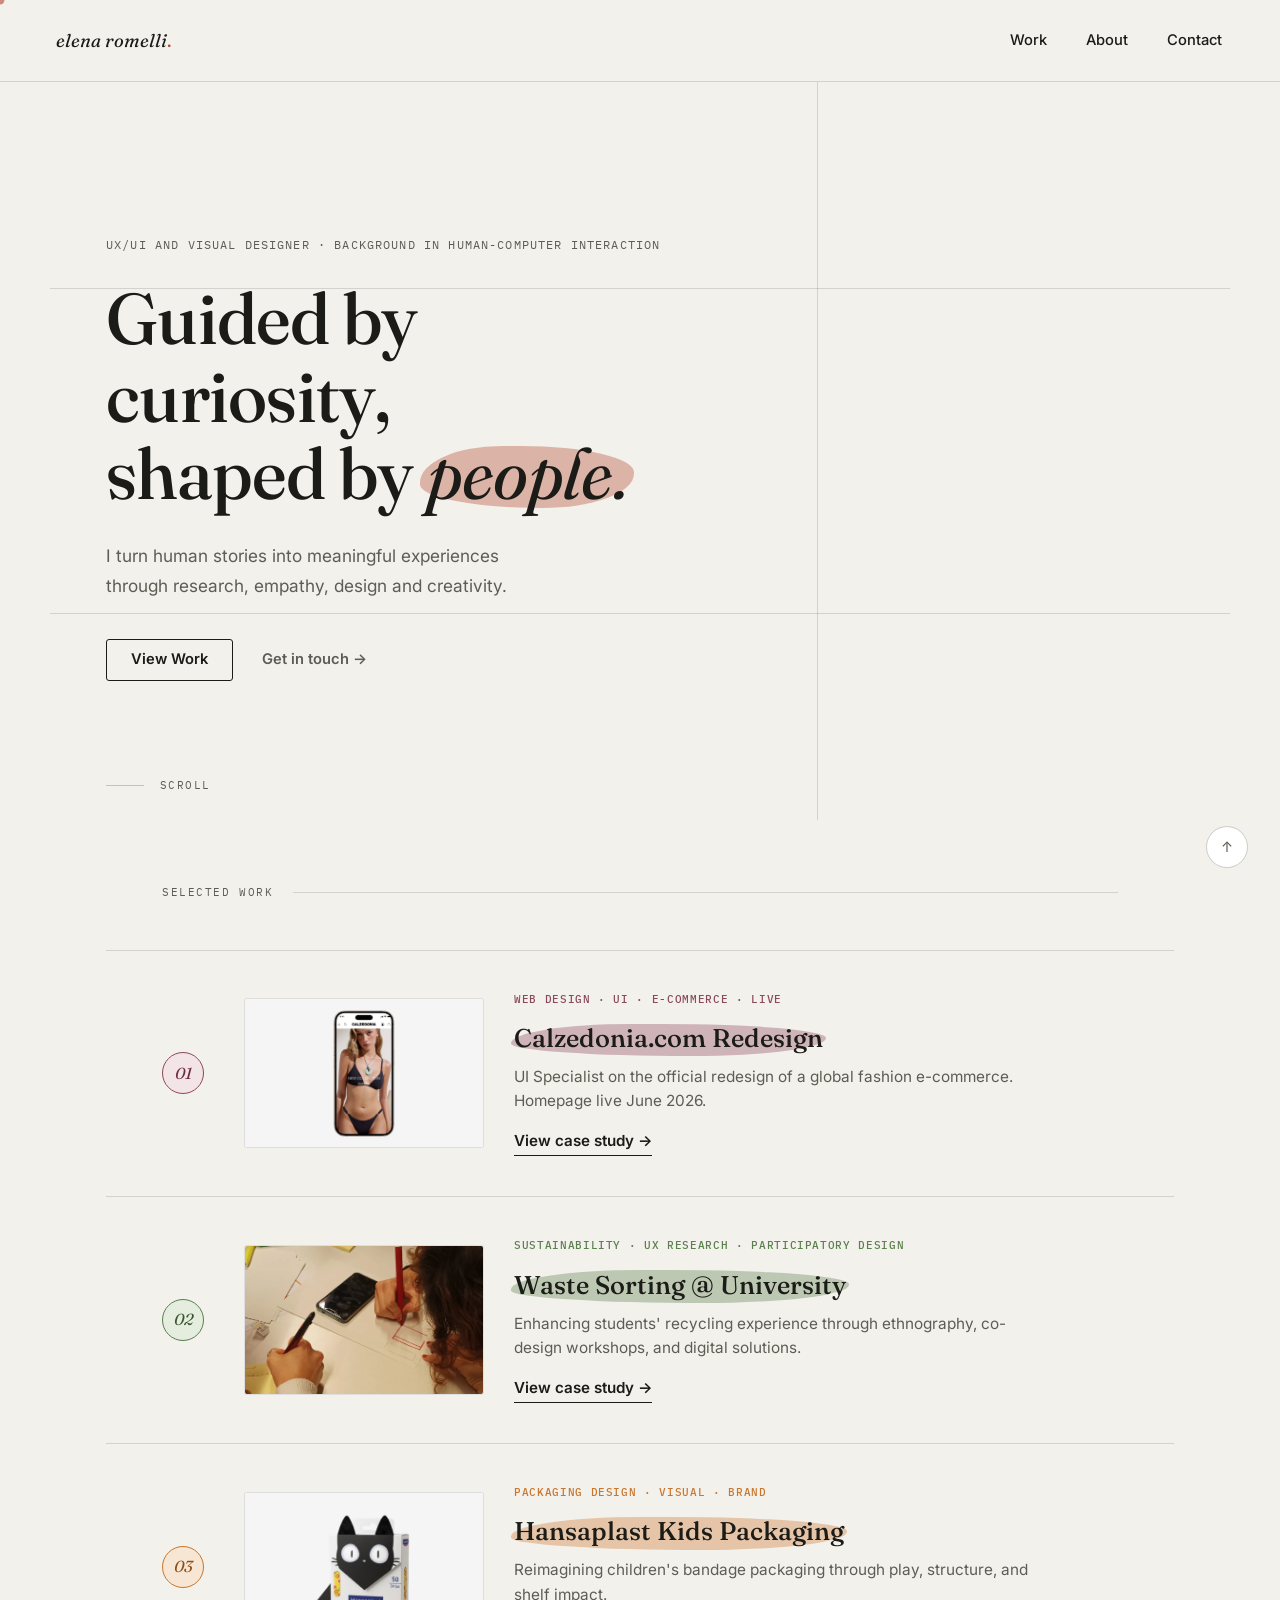
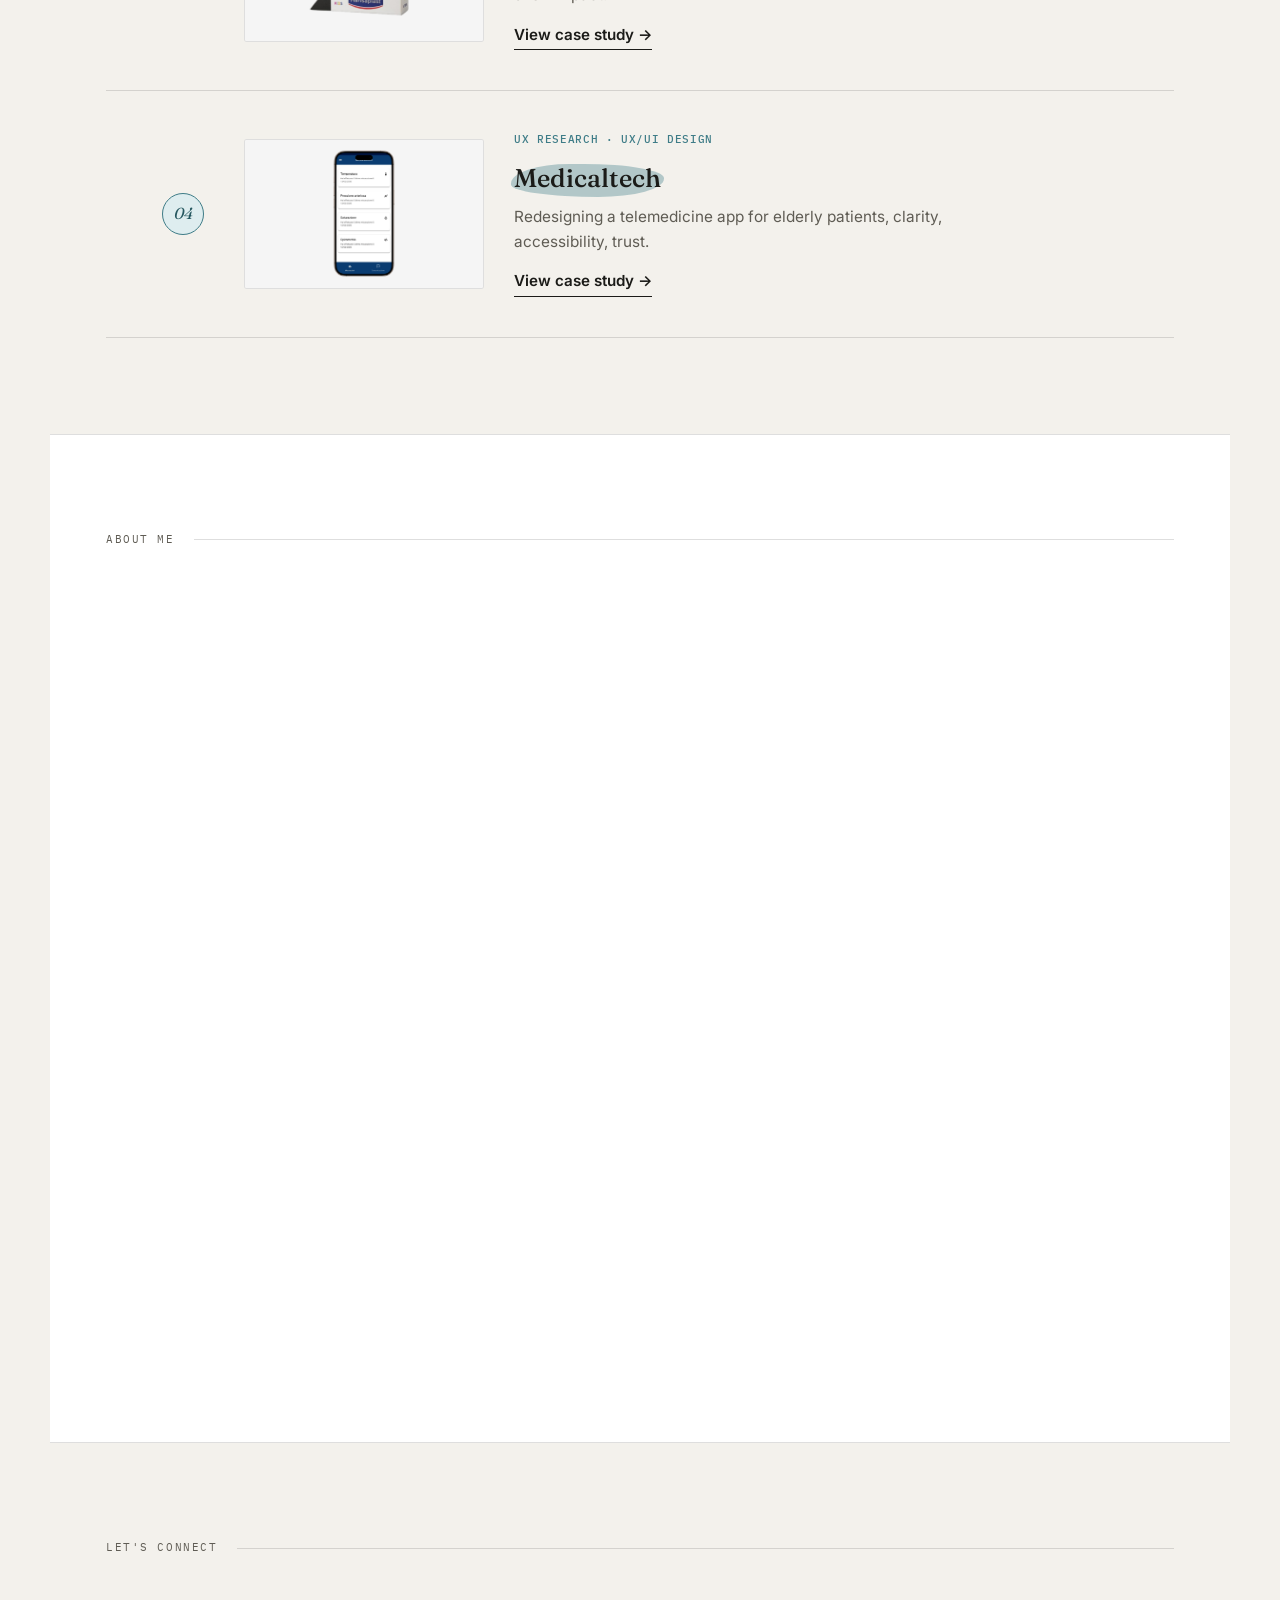
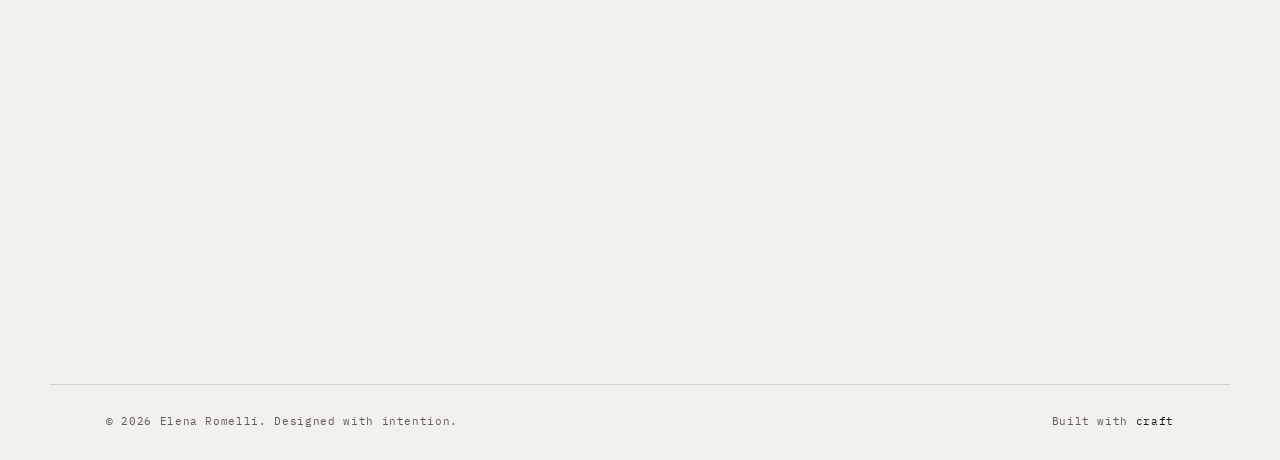
<file: index.html>
<!DOCTYPE html>
<html lang="en">
<head>
  <meta charset="UTF-8">
  <title>Elena Romelli — UX/UI Designer</title>
  <meta name="viewport" content="width=device-width, initial-scale=1.0">
  <link rel="stylesheet" href="style.css">
</head>
<body style="--proj:var(--voice)">

<a href="#top" class="skip-link">Skip to content</a>

<!-- NAV -->
<header class="nav">
  <a href="index.html" class="logo">elena romelli<span>.</span></a>
  <nav class="nav-links" id="nav-links">
    <a href="#work">Work</a>
    <a href="#about">About</a>
    <a href="#contact">Contact</a>
  </nav>
</header>

<!-- HERO -->
<section id="top" class="hero">
  <div class="hero-grid-line h" style="top:28%"></div>
  <div class="hero-grid-line h" style="top:72%"></div>
  <div class="hero-grid-line v" style="left:65%"></div>

  <div class="hero-left">
    <div class="hero-eyebrow">UX/UI and Visual Designer · Background in Human-Computer Interaction</div>
    <h2 class="hero-headline">
      Guided by<br>
      curiosity,<br>
      shaped by <span class="marker marker-auto" style="--mk:var(--voice)"><em>people.</em></span>
    </h2>
    <p class="hero-tagline">
      I turn human stories into meaningful experiences through research, empathy, design and creativity.
    </p>
    <div class="hero-buttons">
      <a href="#work" class="btn-primary">View Work</a>
      <a href="#contact" class="btn-link">Get in touch →</a>
    </div>
  </div>

  <!--<div class="hero-vertical">Verona · Open to opportunities · 2026</div>-->

  <div class="scroll-indicator">
    <div class="scroll-line"></div>
    Scroll
  </div>
</section>

<!-- WORK -->
<section id="work" class="work-section">
  <div class="section-label">Selected Work</div>

  <div class="project-list">


    <!-- Calzedonia — pezzo forte -->
    <article class="project-row" style="--tint:var(--c-calz-tint); --txt:var(--c-calz-text)">
      <span class="p-badge" style="--proj:var(--c-calz)">01</span>
      <a href="calzedonia.html" class="p-thumb">
        <img src="images/Calzedonia.png" alt="Calzedonia redesign">
      </a>
      <div class="p-main">
        <span class="p-tag" style="--proj:var(--c-calz)">Web Design · UI · E-commerce · Live</span>
        <h3><a href="calzedonia.html" class="marker" style="--mk:var(--c-calz)">Calzedonia.com Redesign</a></h3>
        <p class="p-desc">UI Specialist on the official redesign of a global fashion e-commerce. Homepage live June 2026.</p>
        <a href="calzedonia.html" class="link-arrow">View case study →</a>
      </div>
    </article>


      <!-- Waste Sorting -->
    <article class="project-row" style="--tint:var(--c-waste-tint); --txt:var(--c-waste-text)">
      <span class="p-badge" style="--proj:var(--c-waste)">02</span>
      <a href="waste-sorting.html" class="p-thumb">
        <img src="images/wastesorting_workshop1.webp" alt="Waste sorting workshop">
      </a>
      <div class="p-main">
        <span class="p-tag" style="--proj:var(--c-waste)">Sustainability · UX Research · Participatory Design</span>
        <h3><a href="waste-sorting.html" class="marker" style="--mk:var(--c-waste)">Waste Sorting @ University</a></h3>
        <p class="p-desc">Enhancing students' recycling experience through ethnography, co-design workshops, and digital solutions.</p>
        <a href="waste-sorting.html" class="link-arrow">View case study →</a>
      </div>
    </article>


        <!-- Packaging -->
    <article class="project-row" style="--tint:var(--c-pack-tint); --txt:var(--c-pack-text)">
      <span class="p-badge" style="--proj:var(--c-pack)">03</span>
      <a href="packaging.html" class="p-thumb">
        <img src="images/Packaging_Cover.png" alt="Hansaplast packaging">
      </a>
      <div class="p-main">
        <span class="p-tag" style="--proj:var(--c-pack)">Packaging Design · Visual · Brand</span>
        <h3><a href="packaging.html" class="marker" style="--mk:var(--c-pack)">Hansaplast Kids Packaging</a></h3>
        <p class="p-desc">Reimagining children's bandage packaging through play, structure, and shelf impact.</p>
        <a href="packaging.html" class="link-arrow">View case study →</a>
      </div>
    </article>


      <!-- Medicaltech -->
    <article class="project-row" style="--tint:var(--c-med-tint); --txt:var(--c-med-text)">
      <span class="p-badge" style="--proj:var(--c-med)">04</span>
      <a href="medicaltech.html" class="p-thumb">
        <img src="images/Medicaltech_Cover.png" alt="Medicaltech mockup">
      </a>
      <div class="p-main">
        <span class="p-tag" style="--proj:var(--c-med)">UX Research · UX/UI Design</span>
        <h3><a href="medicaltech.html" class="marker" style="--mk:var(--c-med)">Medicaltech</a></h3>
        <p class="p-desc">Redesigning a telemedicine app for elderly patients, clarity, accessibility, trust.</p>
        <a href="medicaltech.html" class="link-arrow">View case study →</a>
      </div>
    </article>

  </div>
</section>

<!-- ABOUT -->
<section id="about" class="about-section">
  <div style="max-width:1100px; margin:0 auto;">
    <div class="section-label" style="padding:0; margin-bottom:2.6rem;">About Me</div>
    <div class="about-grid">

      <div class="portrait-wrap">
        <div class="portrait-deco"></div>
        <div class="portrait-frame">
          <img src="images/life_elena.webp" alt="Elena Romelli">
        </div>
        <p class="portrait-caption">Elena Romelli · Verona, IT · 2026</p>
      </div>

      <div class="about-content">
        <h2><span class="marker" style="--mk:var(--voice)"><em>Design</em></span> is how I<br><span class="marker" style="--mk:var(--voice)"><em>make sense</em></span><br>of the world.</h2>
        <p class="about-body">
          I'm Elena, a UX/UI designer based in Verona with a background in Human-Computer Interaction. I love crafting solutions grounded in user needs, enhancing experiences through research and empathy.
        </p>
        <p class="about-body">
          When I'm not designing, you'll find me hiking a mountain, playing volleyball, sketching in coffee shops, or experimenting with music and instruments.
        </p>
        <p style="margin-top:1.2rem;">
          <a href="life.html" class="btn-link-life">Sneak peek on my life →</a>
        </p>

        <div class="skills-row">
          <span class="skill-pill">UX Research</span>
          <span class="skill-pill">Figma</span>
          <span class="skill-pill">Wireframing</span>
          <span class="skill-pill">Prototyping</span>
          <span class="skill-pill">Usability Testing</span>
          <span class="skill-pill">Conversational UX</span>
          <span class="skill-pill">Visual Design</span>
          <span class="skill-pill">Design Systems</span>
        </div>

        <div class="about-values">
          <div class="value-card">
            <h3>Clarity &amp; Empathy</h3>
            <p>I ask questions and listen first. Understanding people and context is where great design begins.</p>
          </div>
          <div class="value-card">
            <h3>Creative Problem-Solving</h3>
            <p>I move quickly and refine ideas until only what's essential remains.</p>
          </div>
          <div class="value-card">
            <h3>Continuous Growth</h3>
            <p>I keep learning and experimenting to create thoughtful, effective solutions.</p>
          </div>
        </div>
      </div>

    </div>
  </div>
</section>

<!-- CONTACT -->
<section id="contact" class="contact-section">
  <div style="max-width:1100px; margin:0 auto;">
    <div class="section-label" style="padding:0; margin-bottom:2.6rem;">Let's Connect</div>
    <div class="contact-inner">
      <h2>Have an idea?<br>Let's <span class="marker" style="--mk:var(--voice)"><em>talk.</em></span></h2>
      <p class="contact-sub">I'm always open to new projects, collaborations, or a good conversation about design.</p>
      <div class="contact-buttons">
        <button class="btn-primary copy-email" data-email="elenaromelli00@gmail.com">
          <svg xmlns="http://www.w3.org/2000/svg" width="15" height="15" viewBox="0 0 24 24" fill="none" stroke="currentColor" stroke-width="2.5" stroke-linecap="round" stroke-linejoin="round">
            <rect x="9" y="9" width="13" height="13" rx="2"/><path d="M5 15H4a2 2 0 0 1-2-2V4a2 2 0 0 1 2-2h9a2 2 0 0 1 2 2v1"/>
          </svg>
          <span class="btn-label">Copy my email</span>
        </button>
        <a href="https://www.linkedin.com/in/elena-romelli/" target="_blank" rel="noopener noreferrer" class="btn-primary">LinkedIn</a>
      </div>
    </div>
  </div>
</section>

<footer>
  <span class="footer-copy">© 2026 Elena Romelli. Designed with intention.</span>
  <span class="footer-note">Built with <em>craft</em></span>
</footer>

<a href="#top" class="back-to-top" title="Back to top">↑</a>

<script>
  /* copy email */
  const btn = document.querySelector('.copy-email');
  if (btn) {
    const orig = btn.innerHTML;
    const done = `<svg xmlns="http://www.w3.org/2000/svg" width="15" height="15" viewBox="0 0 24 24" fill="none" stroke="currentColor" stroke-width="2.5" stroke-linecap="round" stroke-linejoin="round"><polyline points="20 6 9 17 4 12"/></svg><span class="btn-label">Email copied!</span>`;
    btn.addEventListener('click', () => {
      navigator.clipboard.writeText(btn.dataset.email);
      btn.innerHTML = done;
      setTimeout(() => { btn.innerHTML = orig; }, 2000);
    });
  }

  /* scroll reveal for cards/sections */
  const obs = new IntersectionObserver(entries => {
    entries.forEach(e => {
      if (e.isIntersecting) {
        e.target.style.opacity = '1';
        e.target.style.transform = 'translateY(0)';
      }
    });
  }, { threshold: 0.08 });
  document.querySelectorAll('.project-row, .about-grid, .contact-inner, .value-card').forEach(el => {
    el.style.opacity = '0';
    el.style.transform = 'translateY(18px)';
    el.style.transition = 'opacity .65s ease, transform .65s ease';
    obs.observe(el);
  });

  /* marker highlight reveal on scroll (not the auto-playing hero one) */
  document.querySelectorAll('.marker:not(.marker-auto)').forEach(el => {
    const io = new IntersectionObserver(([entry]) => {
      if (entry.isIntersecting) { el.classList.add('in-view'); io.disconnect(); }
    }, { threshold: 0.4 });
    io.observe(el);
  });
</script>

<script>
  /* colored cursor dot */
  const dot = document.createElement("div");
  dot.id = "cursor-dot";
  document.body.appendChild(dot);
  window.addEventListener("mousemove", e => {
    dot.style.left = e.clientX + "px";
    dot.style.top = e.clientY + "px";
  });
  document.querySelectorAll("a, button, .project-row, .skill-pill, .value-card, .swatch").forEach(el => {
    el.addEventListener("mouseenter", () => dot.classList.add("hover"));
    el.addEventListener("mouseleave", () => dot.classList.remove("hover"));
  });
</script>
</body>
</html>
</file>
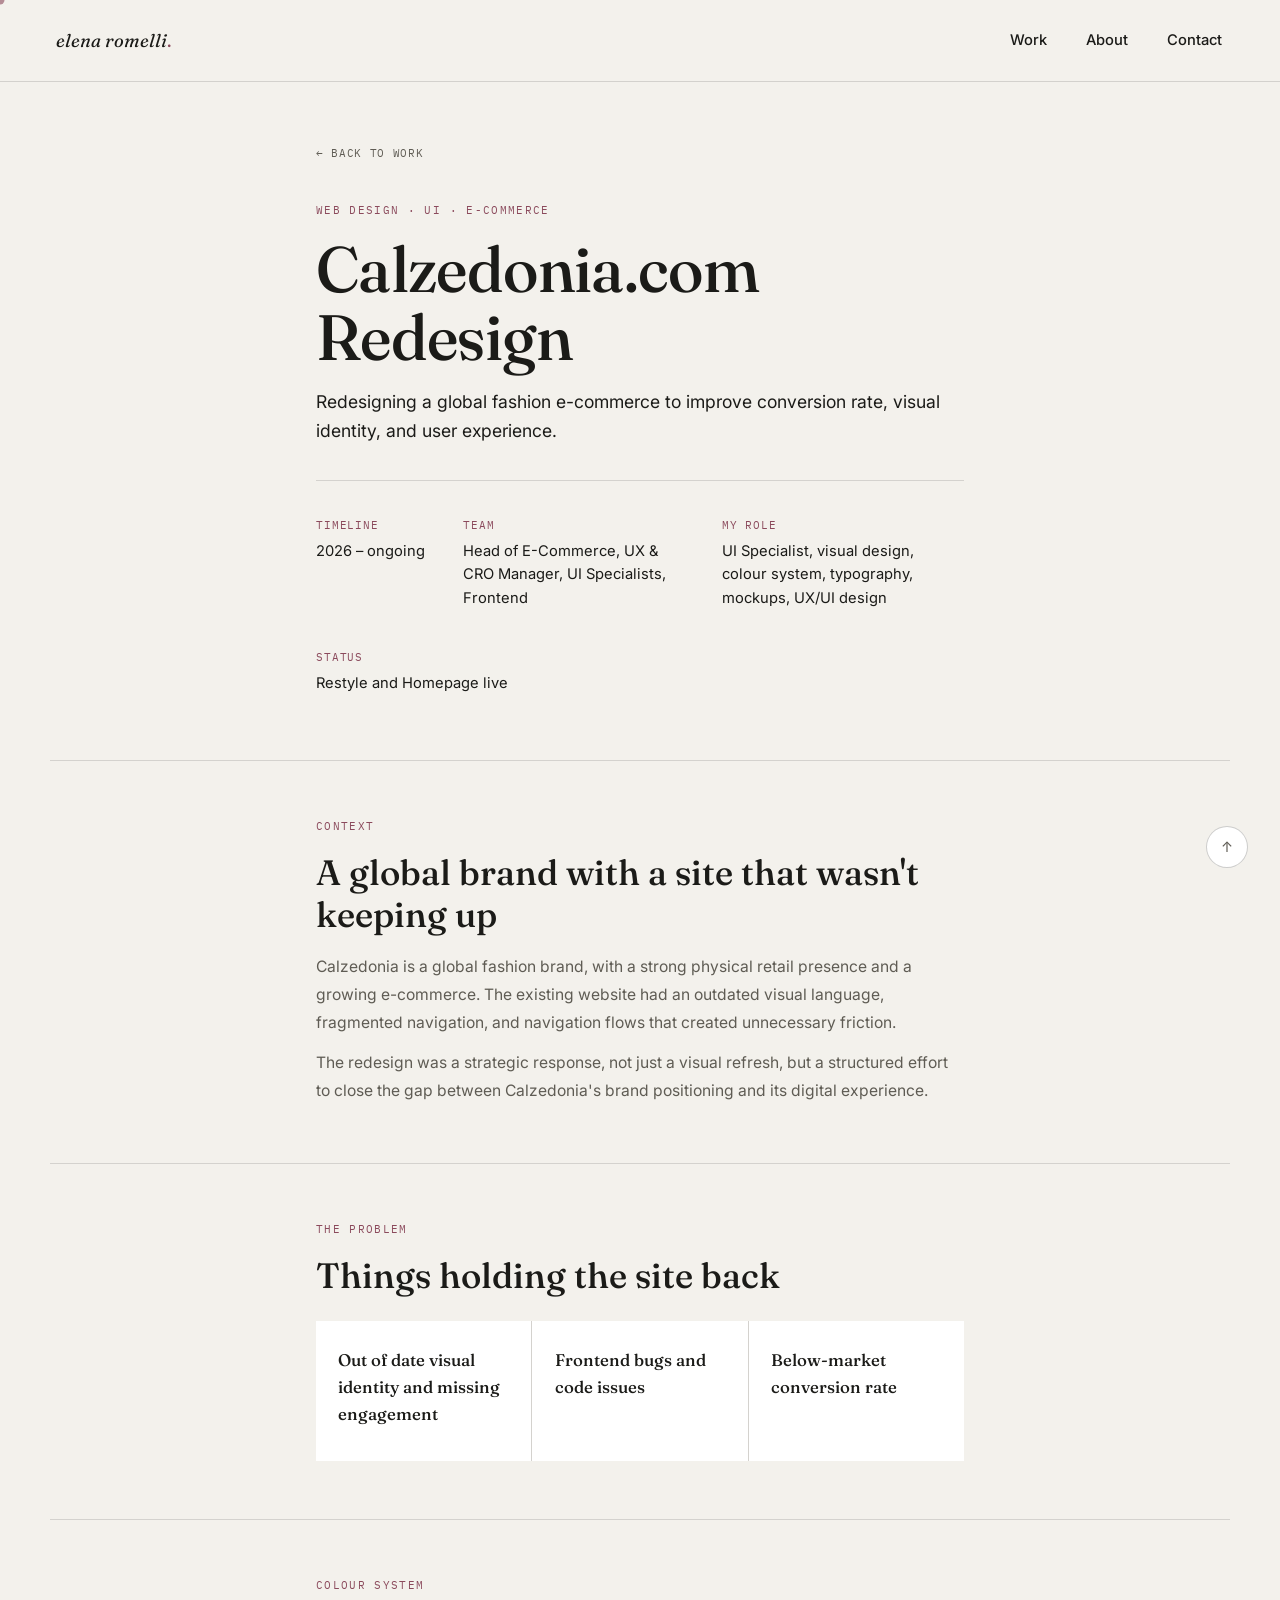
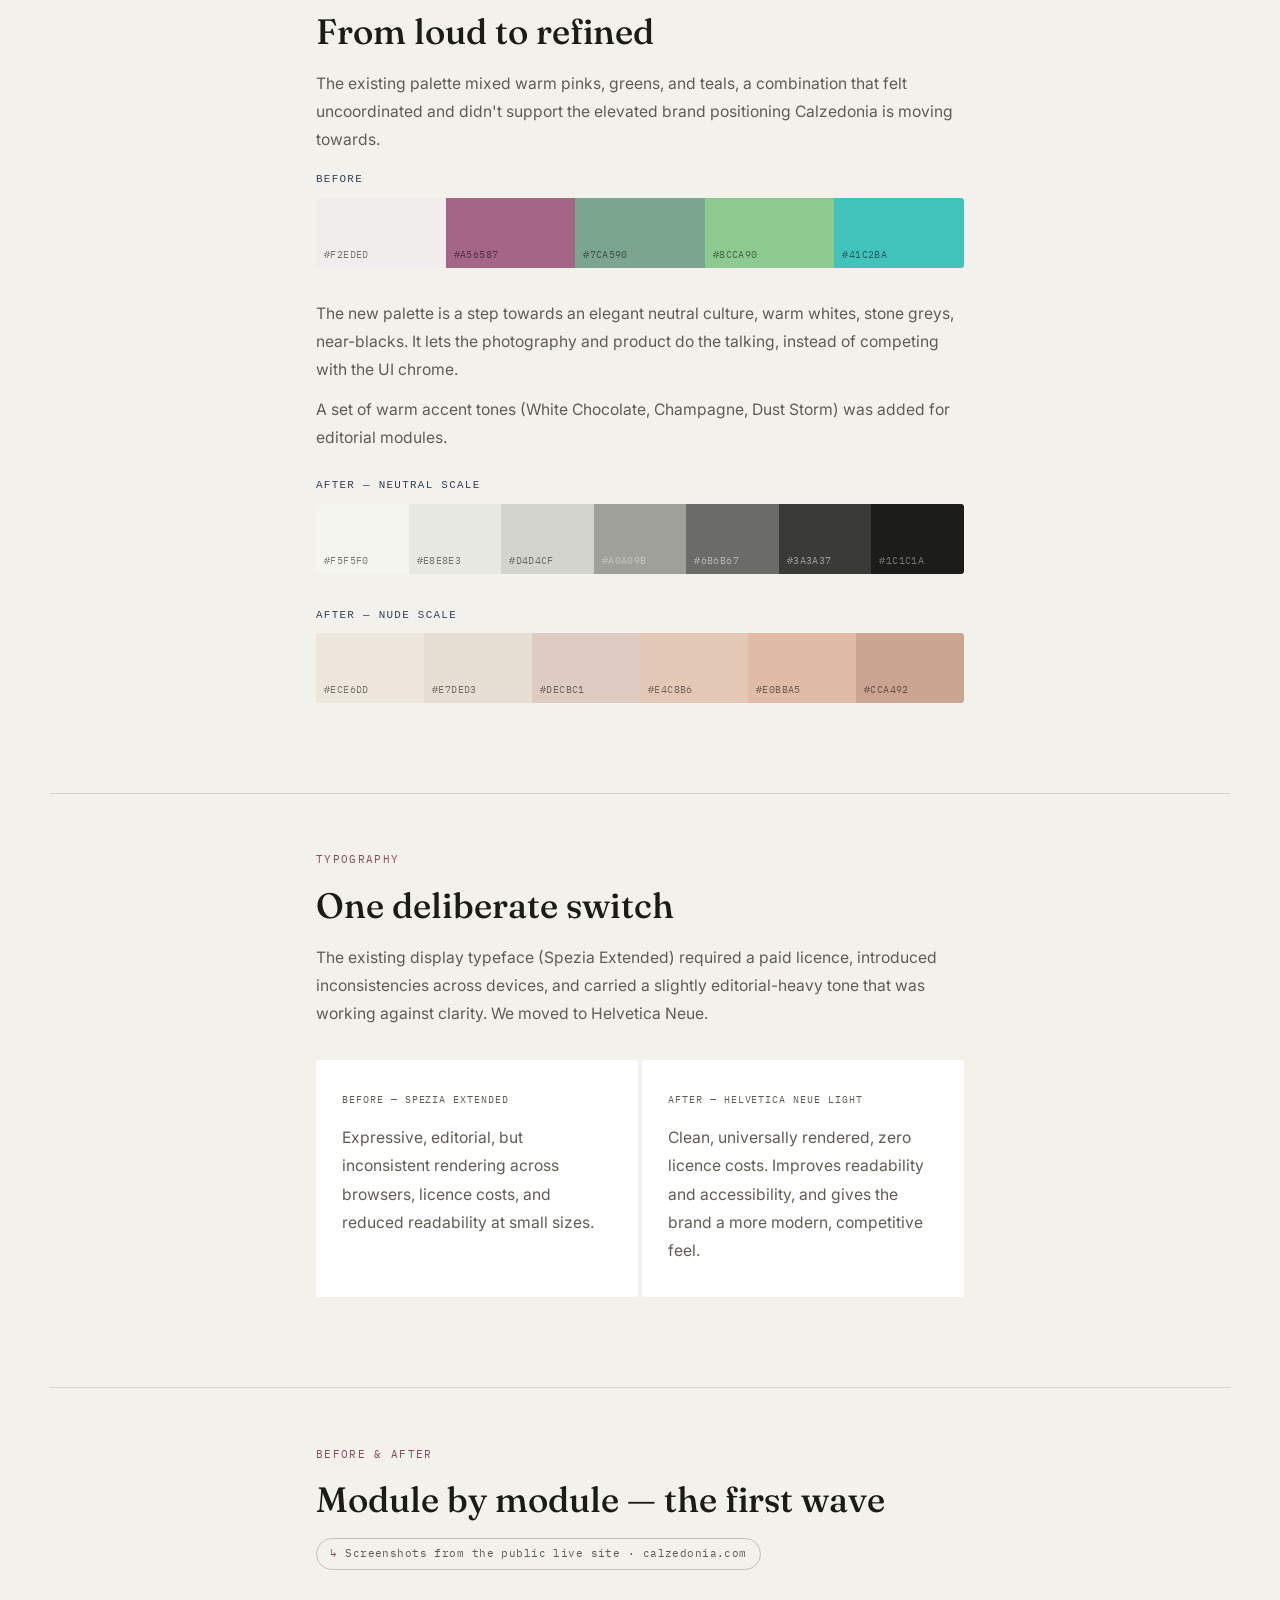
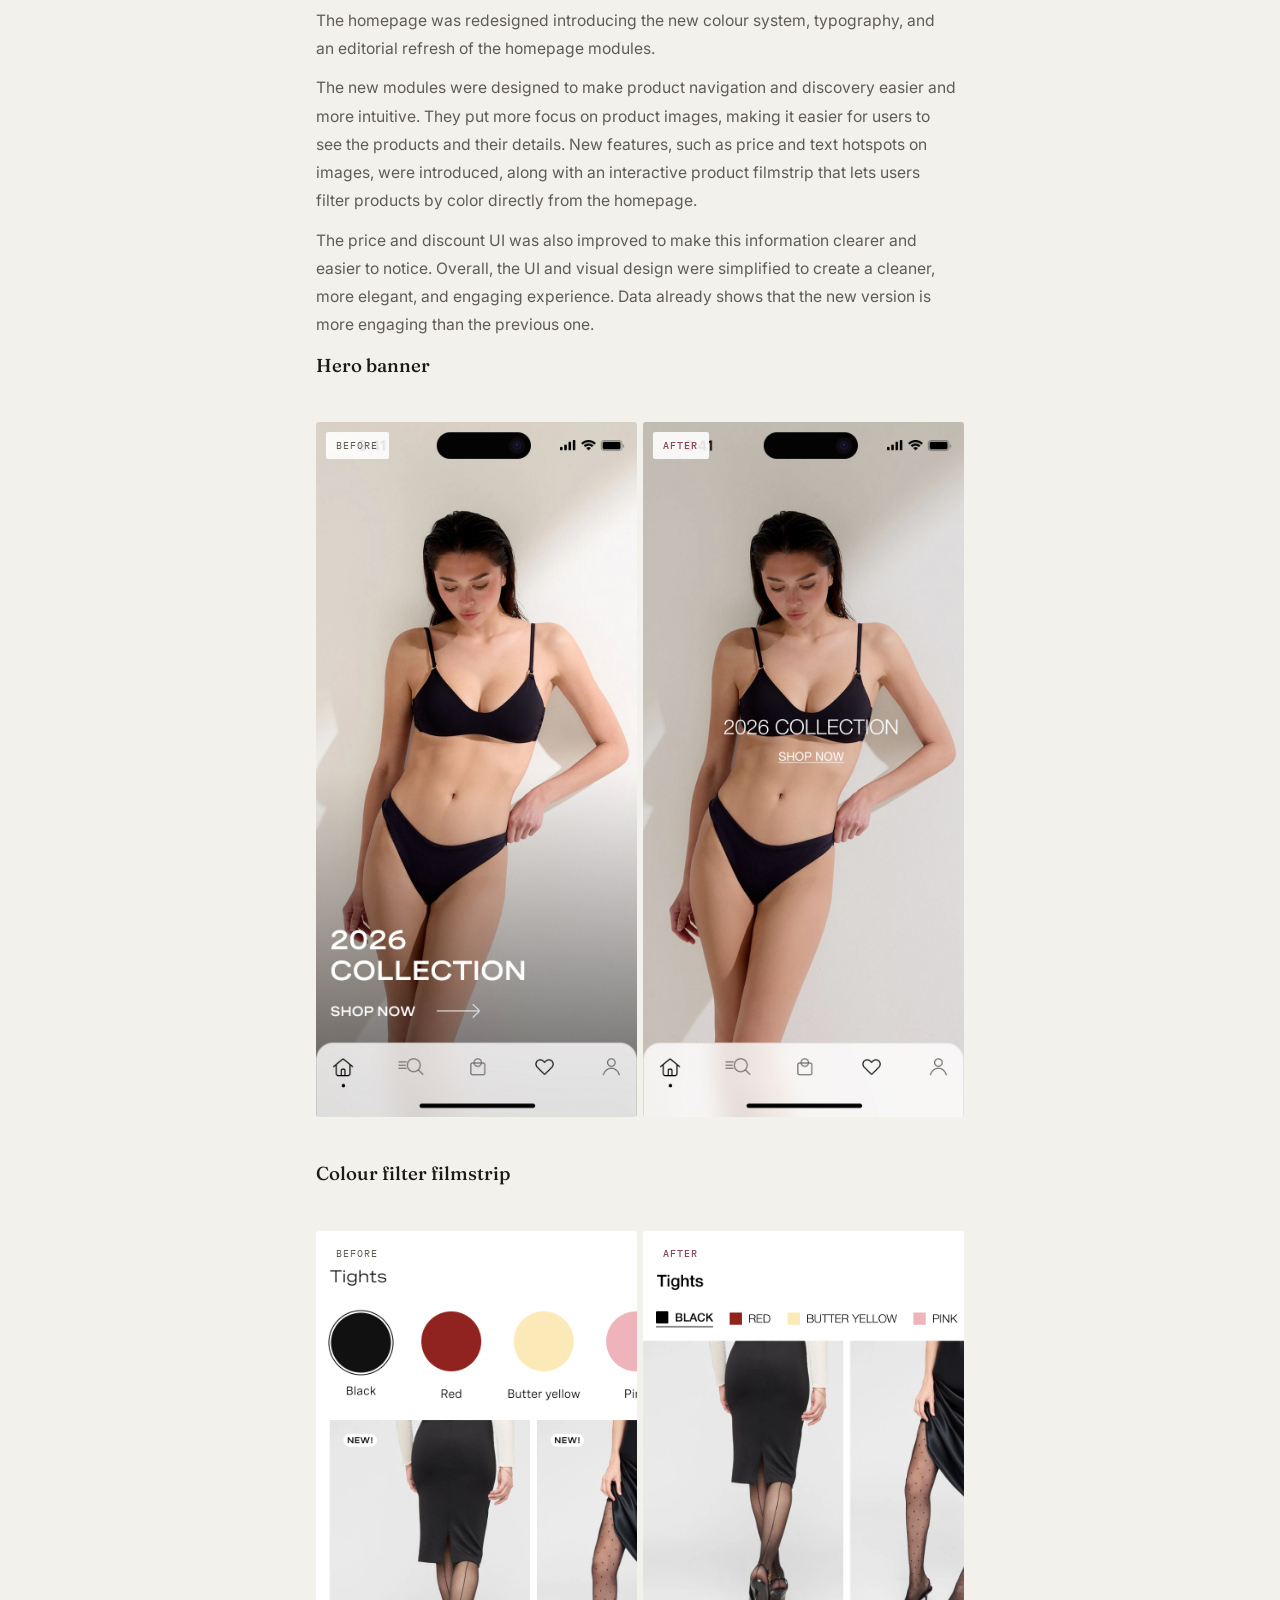
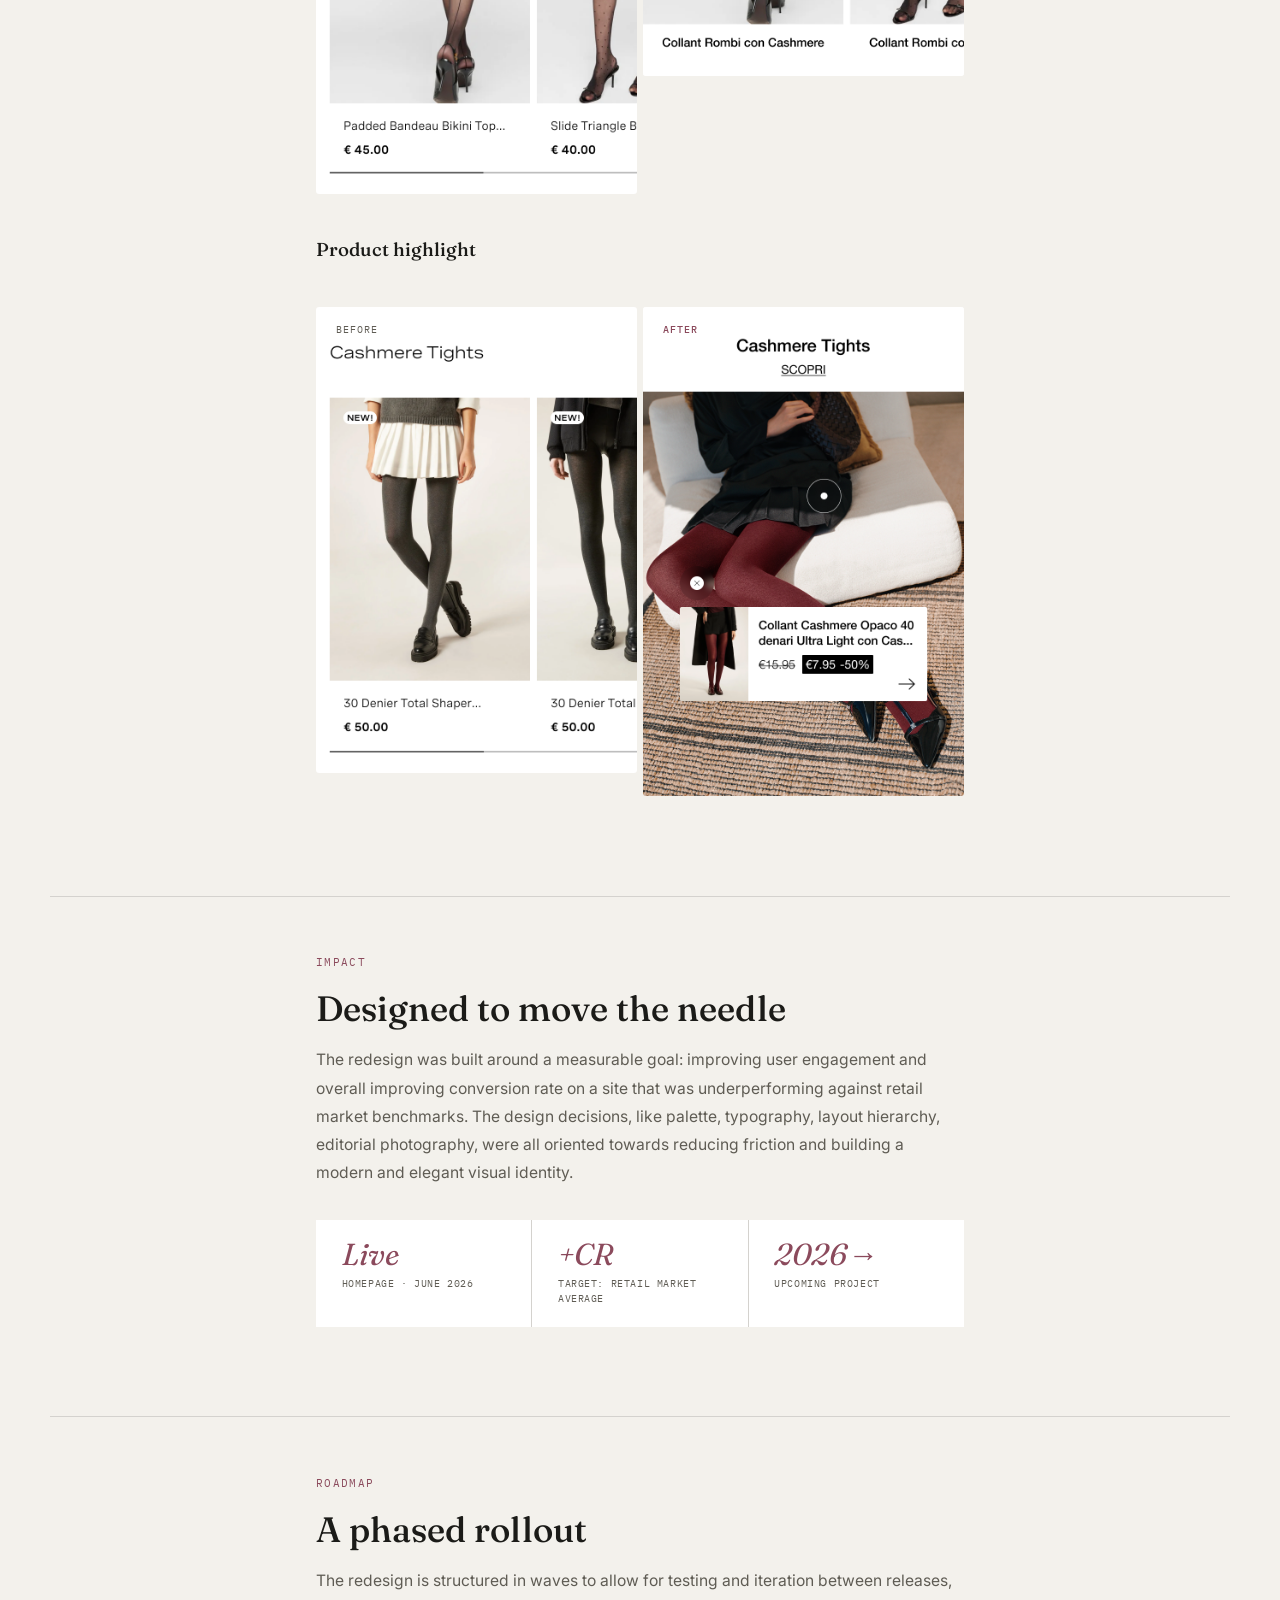
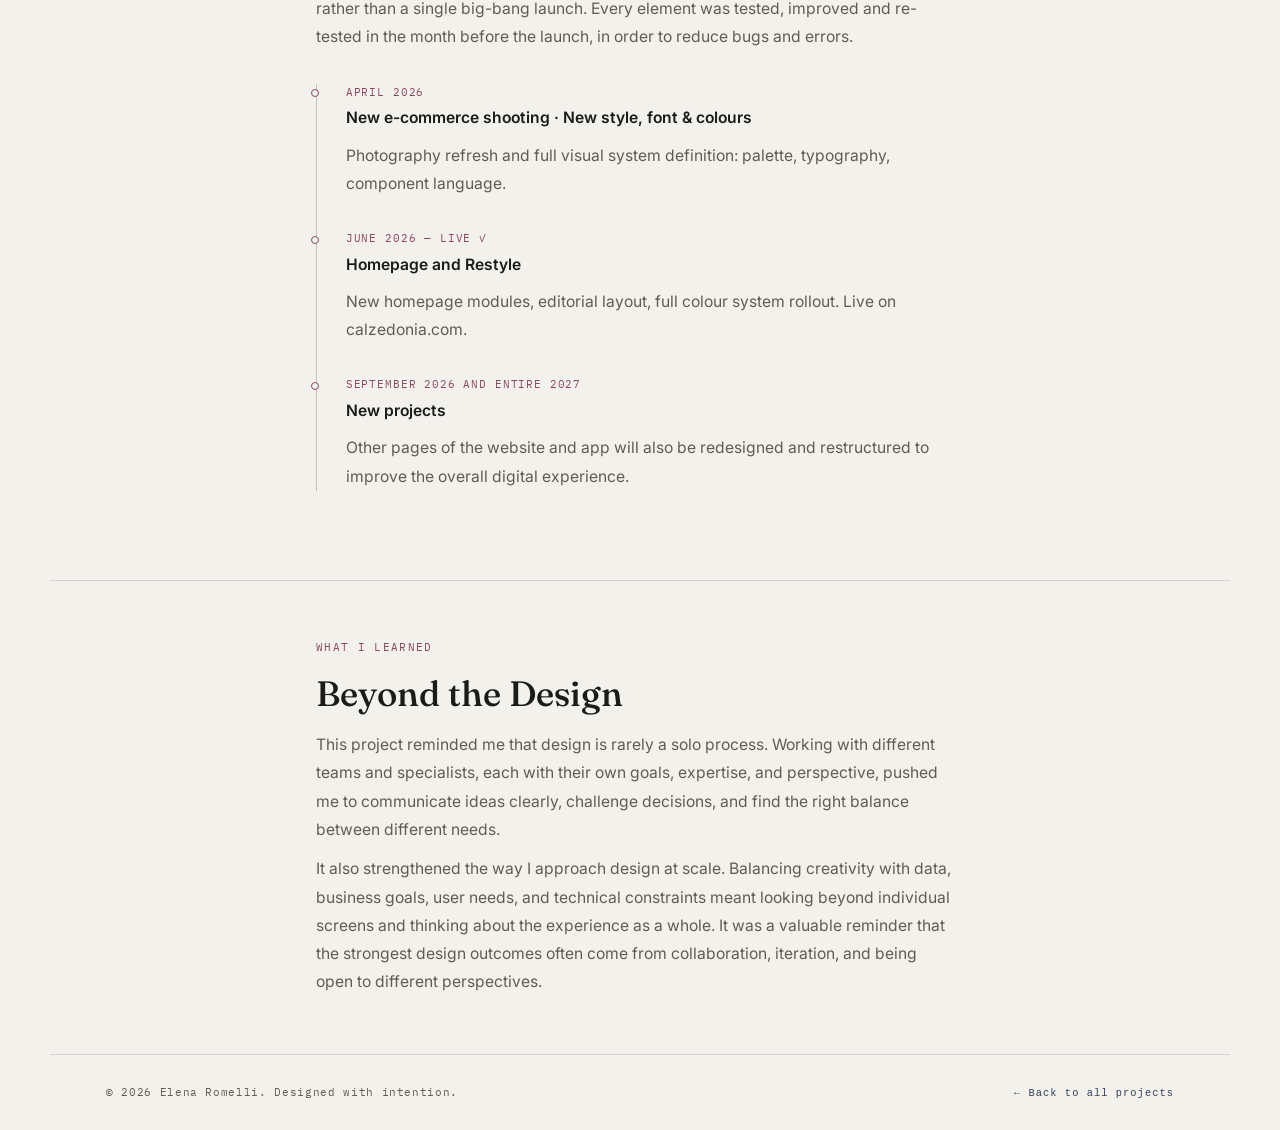
<file: calzedonia.html>
<!DOCTYPE html>
<html lang="en">
<head>
  <meta charset="UTF-8">
  <title>Calzedonia Redesign — Elena Romelli</title>
  <meta name="viewport" content="width=device-width, initial-scale=1.0">
  <link rel="stylesheet" href="style.css">
</head>
<body style="--proj:var(--c-calz)">

<a href="#main-content" class="skip-link">Skip to content</a>

<header class="nav">
  <a href="index.html" class="logo">elena romelli<span>.</span></a>
  <nav class="nav-links" id="nav-links">
    <a href="index.html#work">Work</a>
    <a href="index.html#about">About</a>
    <a href="index.html#contact">Contact</a>
  </nav>
</header>

<!-- INTRO -->
<section class="project-intro" id="main-content">
  <div class="project-container">
    <a href="index.html#work" class="back-button">← Back to Work</a>
    <div class="small-label">Web Design · UI · E-commerce</div>
    <h1 class="project-h1">Calzedonia.com<br>Redesign</h1>
    <p class="project-subtitle">Redesigning a global fashion e-commerce to improve conversion rate, visual identity, and user experience.</p>
    <!--<p class="project-subtitle">A live project — homepage went live June 2026.</p>-->
    <div class="divider"></div>
    <div class="project-meta">
      <div><span class="meta-label">Timeline</span><p>2026 – ongoing</p></div>
      <div><span class="meta-label">Team</span><p>Head of E-Commerce, UX & CRO Manager, UI Specialists, Frontend</p></div>
      <div><span class="meta-label">My Role</span><p>UI Specialist, visual design, colour system, typography, mockups, UX/UI design</p></div>
      <div><span class="meta-label">Status</span><p>Restyle and Homepage live</p></div>
    </div>
  </div>
</section>

<!-- CONTEXT -->
<section class="project-section">
  <div class="project-container">
    <span class="small-label">Context</span>
    <h2>A global brand with a site that wasn't keeping up</h2>
    <p>Calzedonia is a global fashion brand, with a strong physical retail presence and a growing e-commerce. The existing website had an outdated visual language, fragmented navigation, and navigation flows that created unnecessary friction.</p>
    <p>The redesign was a strategic response, not just a visual refresh, but a structured effort to close the gap between Calzedonia's brand positioning and its digital experience.</p>
  </div>
</section>

<!-- PROBLEMS -->
<section class="project-section">
  <div class="project-container">
    <span class="small-label">The Problem</span>
    <h2>Things holding the site back</h2>

    <div class="about-values" style="margin-top:1.5rem;">
      <!--<div class="value-card">
        <h3>Navigation</h3>
        <p>Outdated structure that didn't reflect how users actually browse, especially for products with multiple categorisations.</p>
      </div>-->
      <div class="value-card">
        <h3>Out of date visual identity and missing engagement</h3>
        <!--<p>The layout didn't reflect the brand's current market positioning, Calzedonia couldn't be perceived as a category expert.</p>-->
      </div>
      <!--<div class="value-card">
        <h3>Engagement</h3>
        <p>The current experience lacks personalized, behavior-driven content and engaging UI patterns that keep users engaged and guide them toward conversion.</p>
      </div>-->
      <div class="value-card">
        <h3>Frontend bugs and code issues</h3>
        <!--<p>Code issues impacting the frontend experience, creating frustration and silent drop-offs.</p>-->
      </div>
      <div class="value-card">
        <h3>Below-market conversion rate</h3>
        <!--<p>The site's conversion rate was sitting below the retail industry average, a clear signal that the experience needed work.</p>-->
      </div>
    </div>
  </div>
</section>

<!-- COLOUR -->
<section class="project-section">
  <div class="project-container">
    <span class="small-label">Colour System</span>
    <h2>From loud to refined</h2>
    <p>The existing palette mixed warm pinks, greens, and teals, a combination that felt uncoordinated and didn't support the elevated brand positioning Calzedonia is moving towards.</p>

    <p style="margin-top:1rem; font-family:'DM Mono',monospace; font-size:.68rem; color:var(--accent); letter-spacing:.12em; text-transform:uppercase;">Before</p>
    <div class="palette-row" style="margin-top:.5rem;">
      <div class="swatch" style="background:#F2EDED;">#F2EDED</div>
      <div class="swatch" style="background:#A56587;" class="light-text">#A56587</div>
      <div class="swatch" style="background:#7CA590;" class="light-text">#7CA590</div>
      <div class="swatch" style="background:#8CCA90;">#8CCA90</div>
      <div class="swatch" style="background:#41C2BA;" class="light-text">#41C2BA</div>
    </div>

    <p>The new palette is a step towards an elegant neutral culture, warm whites, stone greys, near-blacks. It lets the photography and product do the talking, instead of competing with the UI chrome.</p>
    <p>A set of warm accent tones (White Chocolate, Champagne, Dust Storm) was added for editorial modules.</p>

    <p style="margin-top:1.5rem; font-family:'DM Mono',monospace; font-size:.68rem; color:var(--accent); letter-spacing:.12em; text-transform:uppercase;">After — Neutral scale</p>
    <div class="palette-row" style="margin-top:.5rem;">
      <div class="swatch" style="background:#F5F5F0;">#F5F5F0</div>
      <div class="swatch" style="background:#E8E8E3;">#E8E8E3</div>
      <div class="swatch" style="background:#D4D4CF;">#D4D4CF</div>
      <div class="swatch" style="background:#A0A09B; color:rgba(255,255,255,.4);">#A0A09B</div>
      <div class="swatch" style="background:#6B6B67; color:rgba(255,255,255,.5);">#6B6B67</div>
      <div class="swatch" style="background:#3A3A37; color:rgba(255,255,255,.5);">#3A3A37</div>
      <div class="swatch" style="background:#1C1C1A; color:rgba(255,255,255,.4);">#1C1C1A</div>
    </div>

      <p style="margin-top:1.5rem; font-family:'DM Mono',monospace; font-size:.68rem; color:var(--accent); letter-spacing:.12em; text-transform:uppercase;">After — Nude scale</p>
    <div class="palette-row" style="margin-top:.5rem;">
      <div class="swatch" style="background:#ECE6DD;">#ECE6DD</div>
      <div class="swatch" style="background:#E7DED3;">#E7DED3</div>
      <div class="swatch" style="background:#DECBC1;">#DECBC1</div>
      <div class="swatch" style="background:#E4C8B6;">#E4C8B6</div>
      <div class="swatch" style="background:#E0BBA5;">#E0BBA5</div>
      <div class="swatch" style="background:#CCA492;">#CCA492</div>
    </div>
  </div>
</section>

<!-- TYPOGRAPHY -->
<section class="project-section">
  <div class="project-container">
    <span class="small-label">Typography</span>
    <h2>One deliberate switch</h2>
    <p>The existing display typeface (Spezia Extended) required a paid licence, introduced inconsistencies across devices, and carried a slightly editorial-heavy tone that was working against clarity. We moved to Helvetica Neue.</p>

    <div class="font-compare">
      <div class="font-cell">
        <span class="font-label">Before — Spezia Extended</span>
        <p class="font-reason">Expressive, editorial, but inconsistent rendering across browsers, licence costs, and reduced readability at small sizes.</p>
      </div>
      <div class="font-cell">
        <span class="font-label">After — Helvetica Neue Light</span>
        <p class="font-reason">Clean, universally rendered, zero licence costs. Improves readability and accessibility, and gives the brand a more modern, competitive feel.</p>
      </div>
    </div>
  </div>
</section>

<!-- BEFORE / AFTER -->
<section class="project-section">
  <div class="project-container">
    <span class="small-label">Before & After</span>
    <h2>Module by module — the first wave</h2>
    <div class="nda-note">Screenshots from the public live site · calzedonia.com</div>

    <p>The homepage was redesigned introducing the new colour system, typography, and an editorial refresh of the homepage modules.</p>
    <p>The new modules were designed to make product navigation and discovery easier and more intuitive. They put more focus on product images, making it easier for users to see the products and their details. New features, such as price and text hotspots on images, were introduced, along with an interactive product filmstrip that lets users filter products by color directly from the homepage.</p> <p>The price and discount UI was also improved to make this information clearer and easier to notice. Overall, the UI and visual design were simplified to create a cleaner, more elegant, and engaging experience. Data already shows that the new version is more engaging than the previous one.</p>
    <p></p>
  </div>

  
  <div class="project-container">
    <h3>Hero banner</h3>
        <div class="image-grid image-grid--2 ba-pair-grid">
        <div class="ba-item">
          <img src="images/Hero_OLD.jpg" alt="Hero banner before">
          <span class="ba-tag">Before</span>
        </div>
        <div class="ba-item">
          <img src="images/Hero_NEW.jpg" alt="Hero banner after">
          <span class="ba-tag ba-tag--new">After</span>
        </div>
      </div>
  </div>

  <div class="project-container">
    <h3>Colour filter filmstrip</h3>
        <div class="image-grid image-grid--2 ba-pair-grid">
        <div class="ba-item">
          <img src="images/Color_OLD.png" alt="Colour filter before">
          <span class="ba-tag">Before</span>
        </div>
        <div class="ba-item">
          <img src="images/Color_NEW.png" alt="Colour filter after">
          <span class="ba-tag ba-tag--new">After</span>
        </div>
      </div>
  </div>

  <div class="project-container">
    <h3>Product highlight</h3>
        <div class="image-grid image-grid--2 ba-pair-grid">
        <div class="ba-item">
          <img src="images/Product_OLD.png" alt="Price and discount UI before">
          <span class="ba-tag">Before</span>
        </div>
        <div class="ba-item">
          <img src="images/Product_NEW.png" alt="Price and discount UI after">
          <span class="ba-tag ba-tag--new">After</span>
        </div>
      </div>
  </div>
  

  <!--<div class="ba-grid" style="margin:2px 0 0;">
    <div class="ba-cell" style="aspect-ratio:16/9;">
      <span class="ba-label">Before · Desktop</span>
      <img src="images/calzedonia_before_desktop.jpg" alt="Calzedonia homepage before — desktop">
    </div>
    <div class="ba-cell" style="aspect-ratio:16/9;">
      <span class="ba-label new">After · Desktop</span>
      <img src="images/calzedonia_after_desktop.jpg" alt="Calzedonia homepage after — desktop">
    </div>
  </div>

  <div class="project-container" style="padding-top:2.5rem;">
    <h2>Product page — the second wave</h2>
    <p>The product detail page (PDP) was redesigned to support a larger, multi-image editorial grid on desktop — replacing the small thumbnail rail with a full-height immersive layout. On mobile, the new design clarifies the purchase action and introduces "Acquista il look" cross-sell logic.</p>
  </div>

  <div class="ba-grid" style="margin:2px 0 0;">
    <div class="ba-cell">
      <span class="ba-label">Before · PDP Mobile</span>
      <img src="images/calzedonia_pdp_before_mobile.jpg" alt="PDP before mobile">
    </div>
    <div class="ba-cell">
      <span class="ba-label new">After · PDP Mobile</span>
      <img src="images/calzedonia_pdp_after_mobile.jpg" alt="PDP after mobile">
    </div>
  </div>-->
</section>

<!-- IMPACT -->
<section class="project-section">
  <div class="project-container">
    <span class="small-label">Impact</span>
    <h2>Designed to move the needle</h2>
    <p>The redesign was built around a measurable goal: improving user engagement and overall improving conversion rate on a site that was underperforming against retail market benchmarks. The design decisions, like palette, typography, layout hierarchy, editorial photography, were all oriented towards reducing friction and building a modern and elegant visual identity.</p>

    <div class="stat-row">
      <div class="stat-pill">
        <span class="stat-num">Live</span>
        <span class="stat-desc">Homepage · June 2026</span>
      </div>
      <div class="stat-pill">
        <span class="stat-num">+CR</span>
        <span class="stat-desc">Target: retail market average</span>
      </div>
      <div class="stat-pill">
        <span class="stat-num">2026→</span>
        <span class="stat-desc">Upcoming project</span>
      </div>
    </div>
  </div>
</section>

<!-- TIMELINE -->
<section class="project-section">
  <div class="project-container">
    <span class="small-label">Roadmap</span>
    <h2>A phased rollout</h2>
    <p>The redesign is structured in waves to allow for testing and iteration between releases, rather than a single big-bang launch. Every element was tested, improved and re-tested in the month before the launch, in order to reduce bugs and errors.</p>

    <div class="timeline" style="margin-top:2rem;">
      <div class="timeline-item">
        <span class="timeline-date">April 2026</span>
        <div class="timeline-title">New e-commerce shooting · New style, font & colours</div>
        <p class="timeline-desc">Photography refresh and full visual system definition: palette, typography, component language.</p>
      </div>
      <div class="timeline-item">
        <span class="timeline-date">June 2026 — Live ✓</span>
        <div class="timeline-title">Homepage and Restyle</div>
        <p class="timeline-desc">New homepage modules, editorial layout, full colour system rollout. Live on calzedonia.com.</p>
      </div>
      <div class="timeline-item">
        <span class="timeline-date">September 2026 and entire 2027</span>
        <div class="timeline-title">New projects</div>
        <p class="timeline-desc">Other pages of the website and app will also be redesigned and restructured to improve the overall digital experience.</p>
      </div>
    </div>
  </div>
</section>

<!-- REFLECTION -->
<section class="project-section">
  <div class="project-container">
    <span class="small-label">What I Learned</span>
    <h2>Beyond the Design</h2>
    <p>This project reminded me that design is rarely a solo process. Working with different teams and specialists, each with their own goals, expertise, and perspective, pushed me to communicate ideas clearly, challenge decisions, and find the right balance between different needs.</p> <p>It also strengthened the way I approach design at scale. Balancing creativity with data, business goals, user needs, and technical constraints meant looking beyond individual screens and thinking about the experience as a whole. It was a valuable reminder that the strongest design outcomes often come from collaboration, iteration, and being open to different perspectives.</p>
  </div>
</section>

<footer>
  <span class="footer-copy">© 2026 Elena Romelli. Designed with intention.</span>
  <span class="footer-note"><a href="index.html#work" style="color:var(--accent);text-decoration:none;font-family:'DM Mono',monospace;font-size:.65rem;letter-spacing:.1em;">← Back to all projects</a></span>
</footer>

<a href="#top" class="back-to-top" title="Back to top">↑</a>


<script>
  /* colored cursor dot */
  const dot = document.createElement("div");
  dot.id = "cursor-dot";
  document.body.appendChild(dot);
  window.addEventListener("mousemove", e => {
    dot.style.left = e.clientX + "px";
    dot.style.top = e.clientY + "px";
  });
  document.querySelectorAll("a, button, .project-row, .skill-pill, .value-card, .swatch").forEach(el => {
    el.addEventListener("mouseenter", () => dot.classList.add("hover"));
    el.addEventListener("mouseleave", () => dot.classList.remove("hover"));
  });
</script>
</body>
</html>
</file>
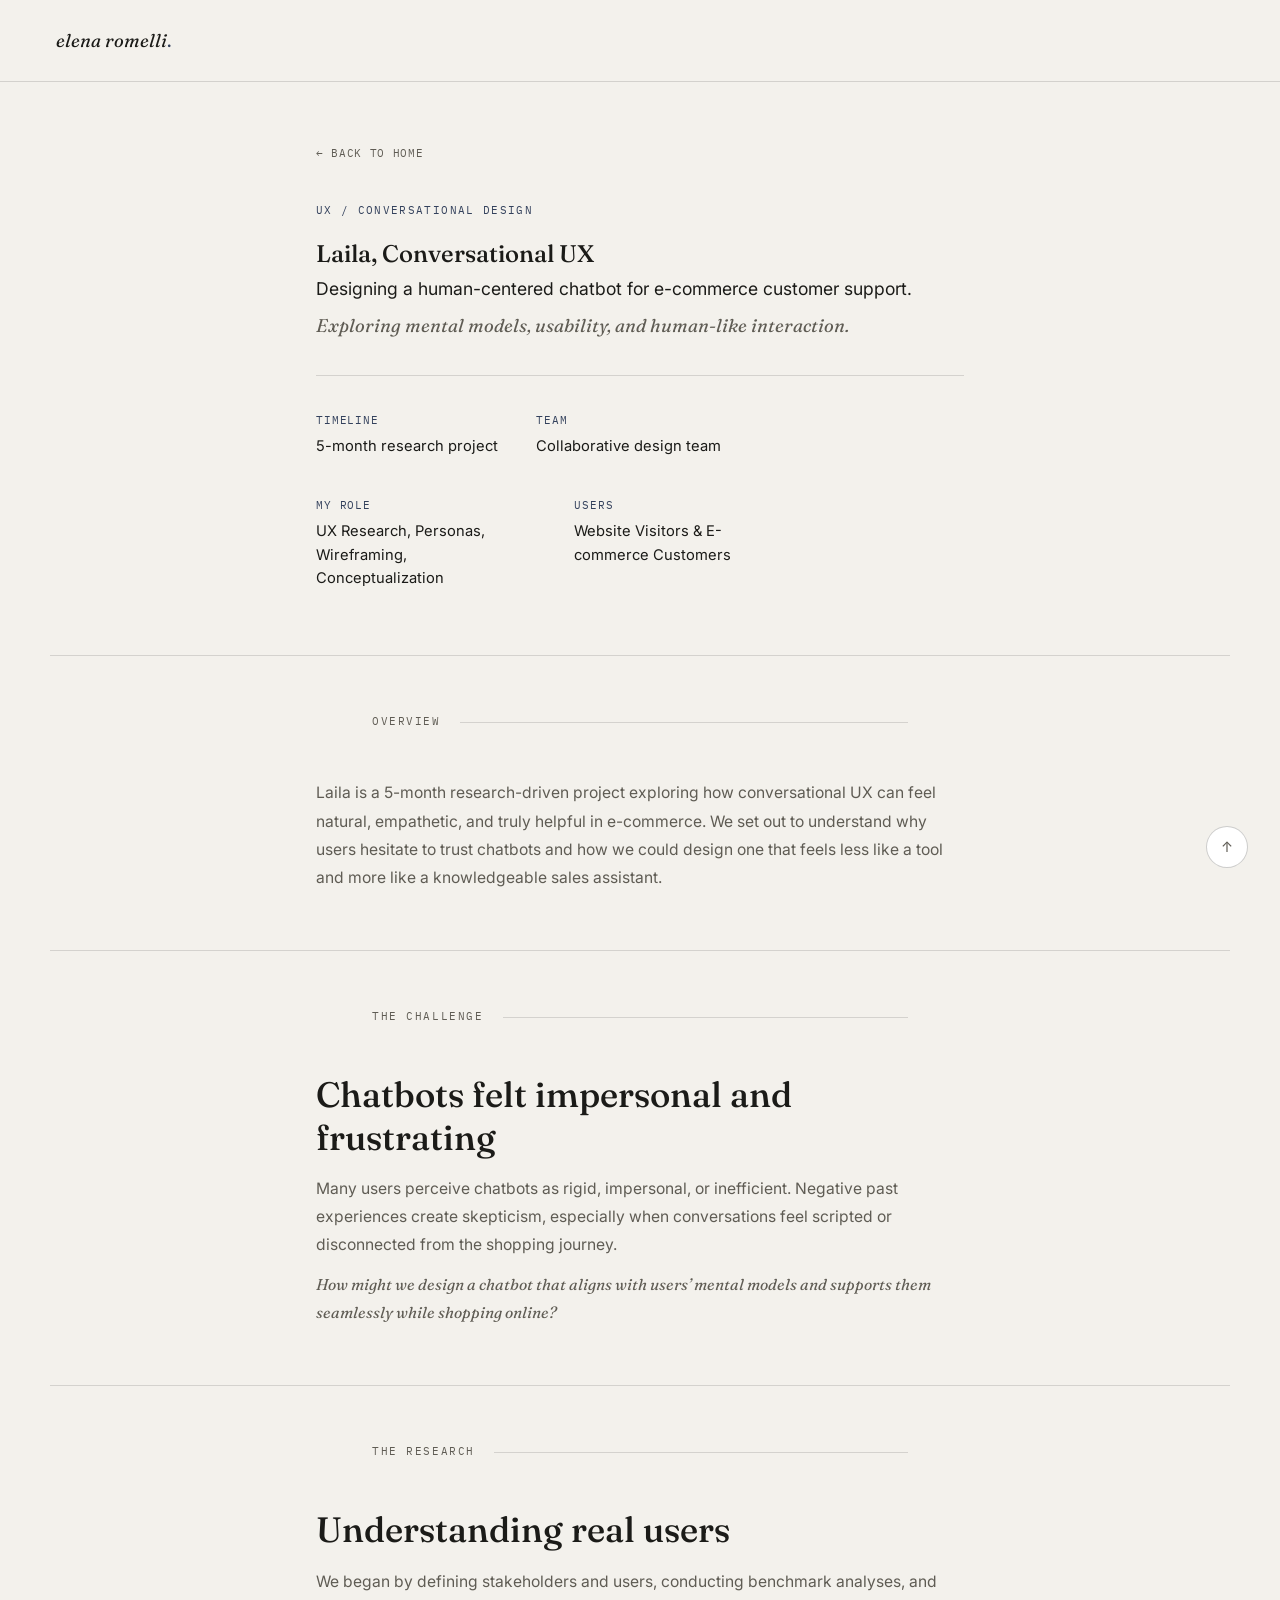
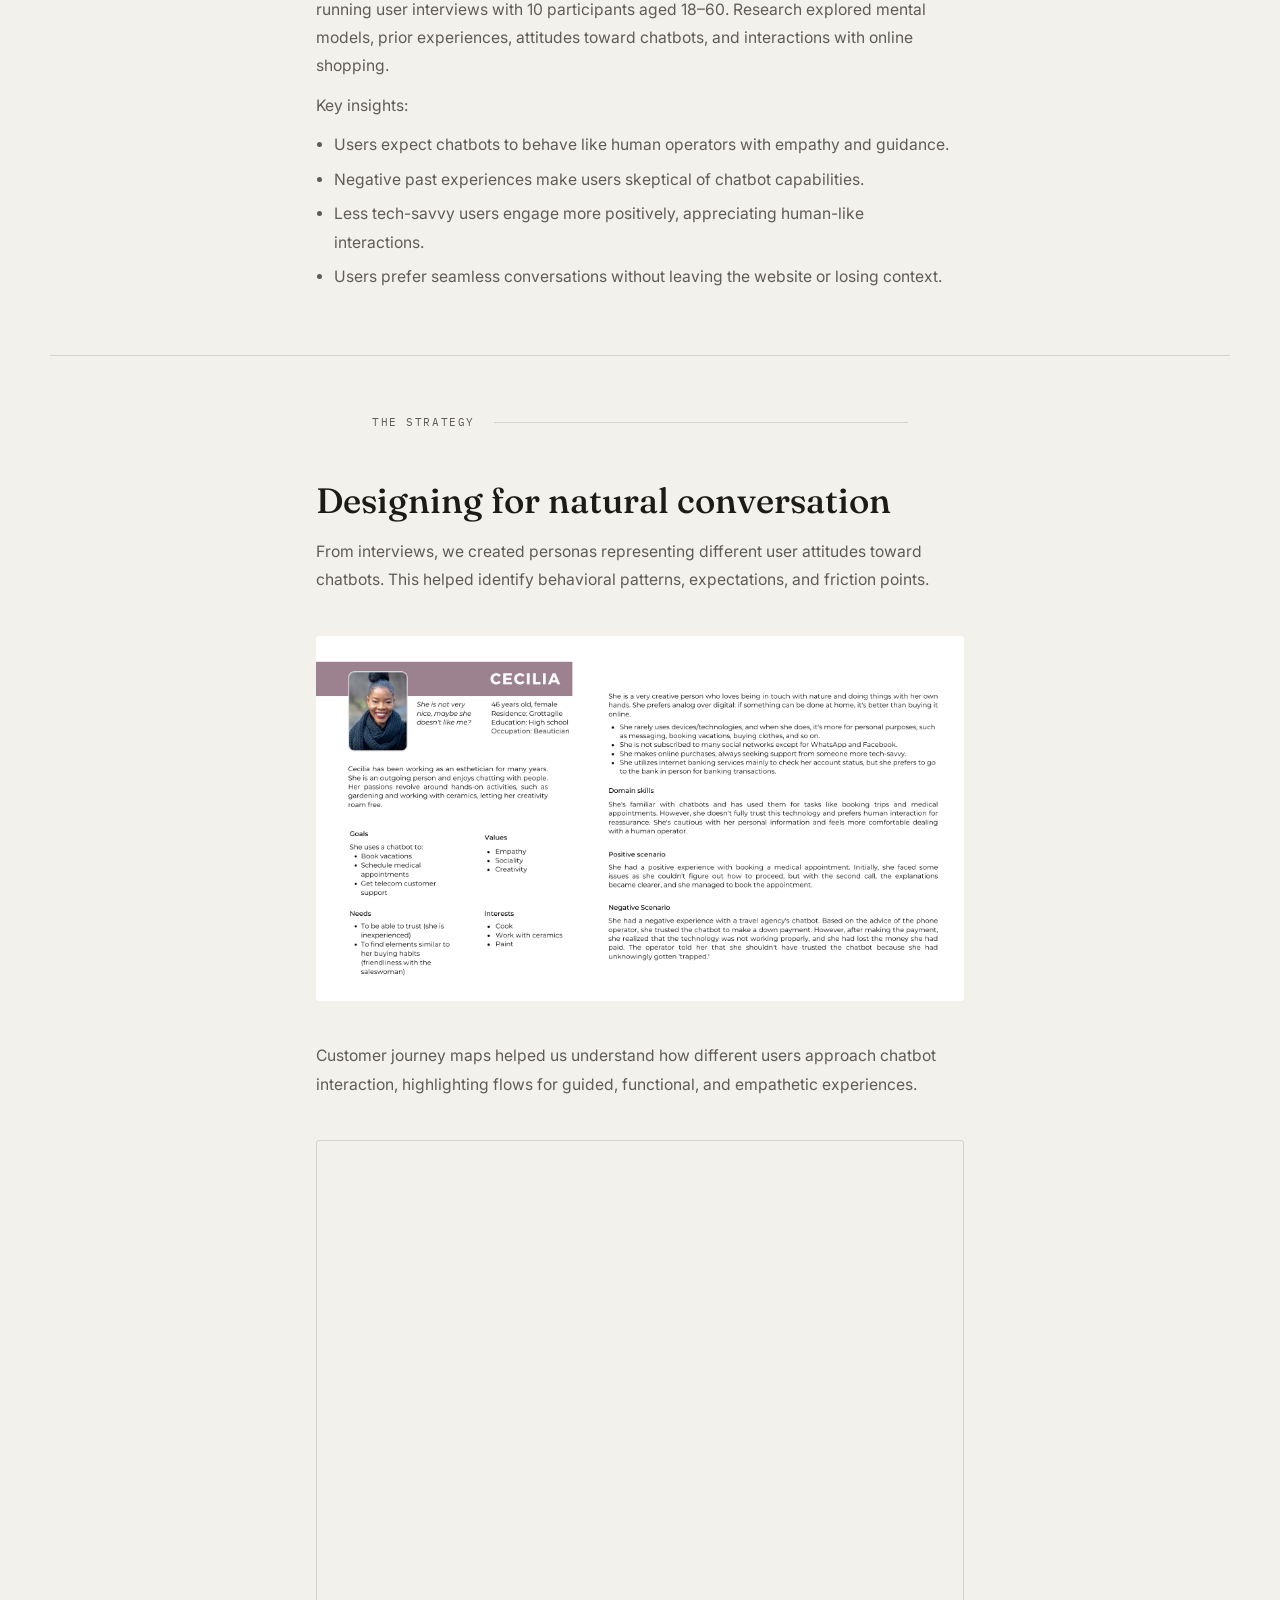
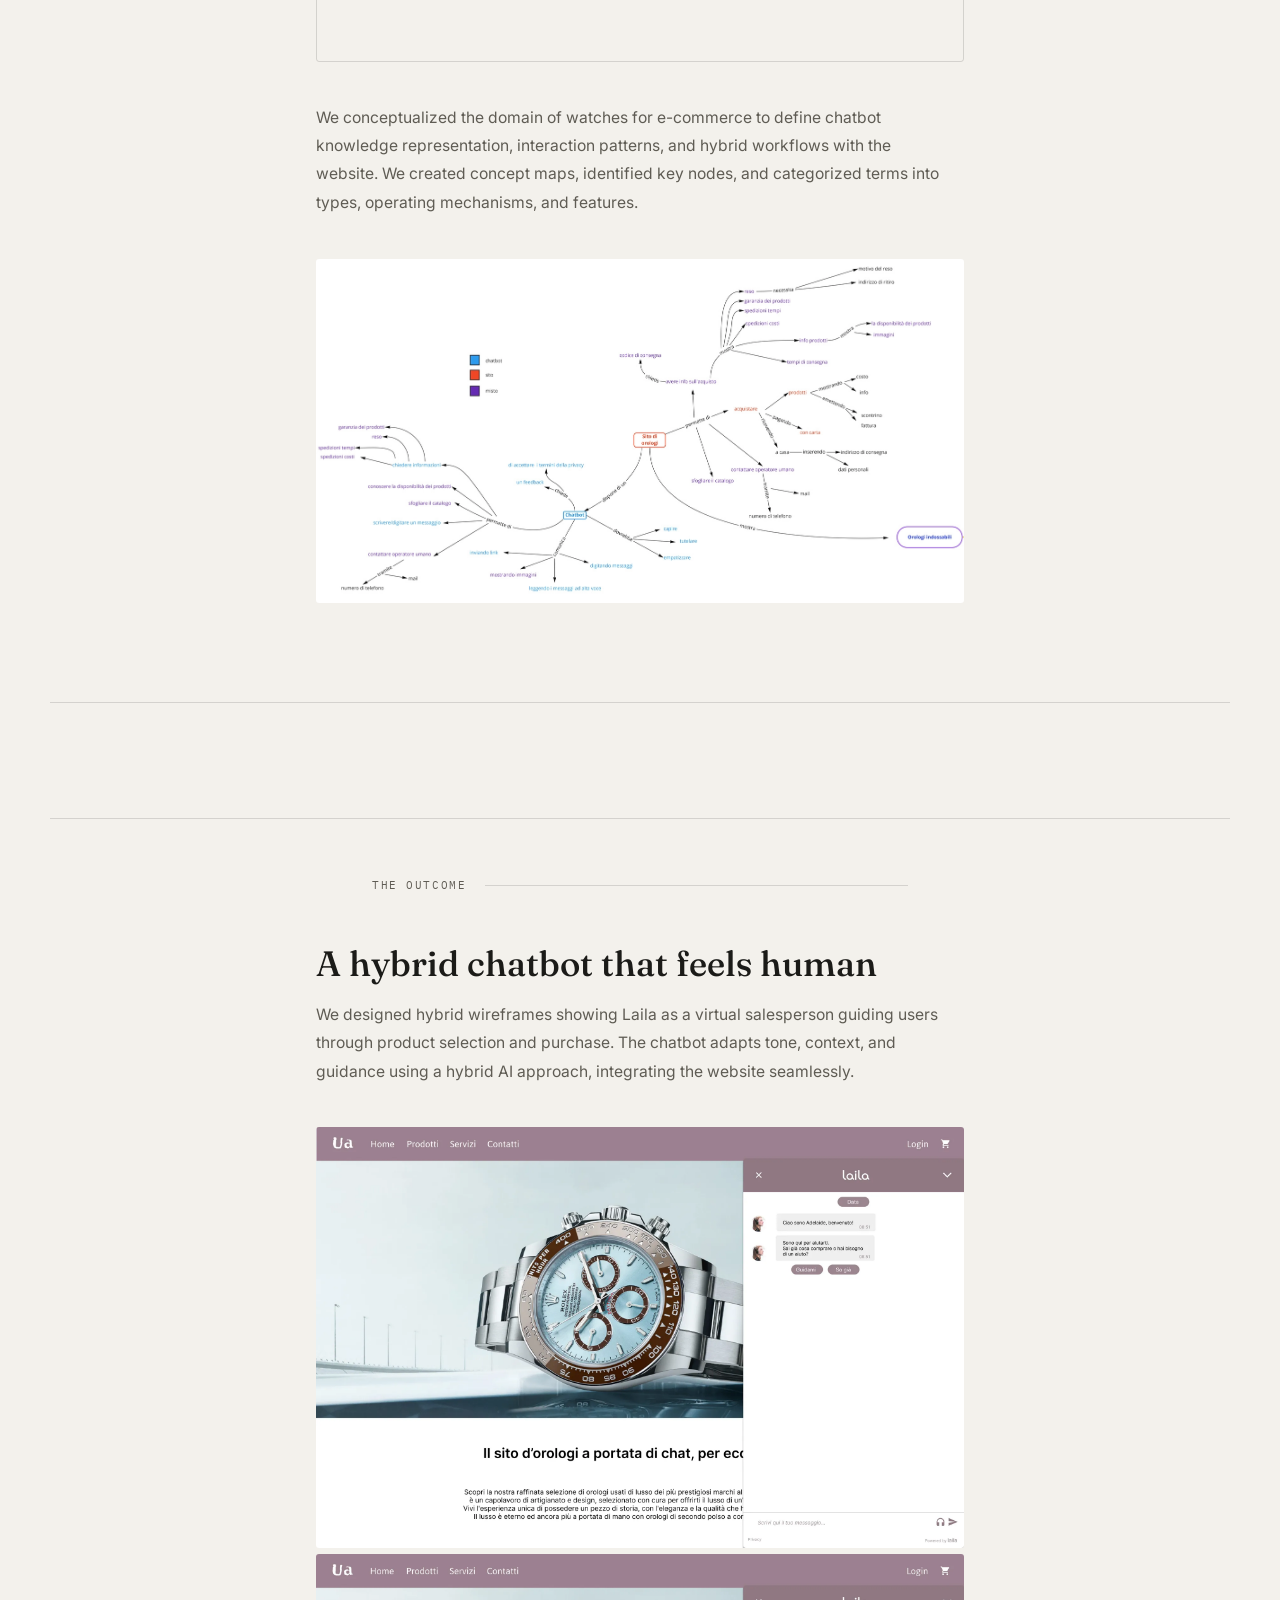
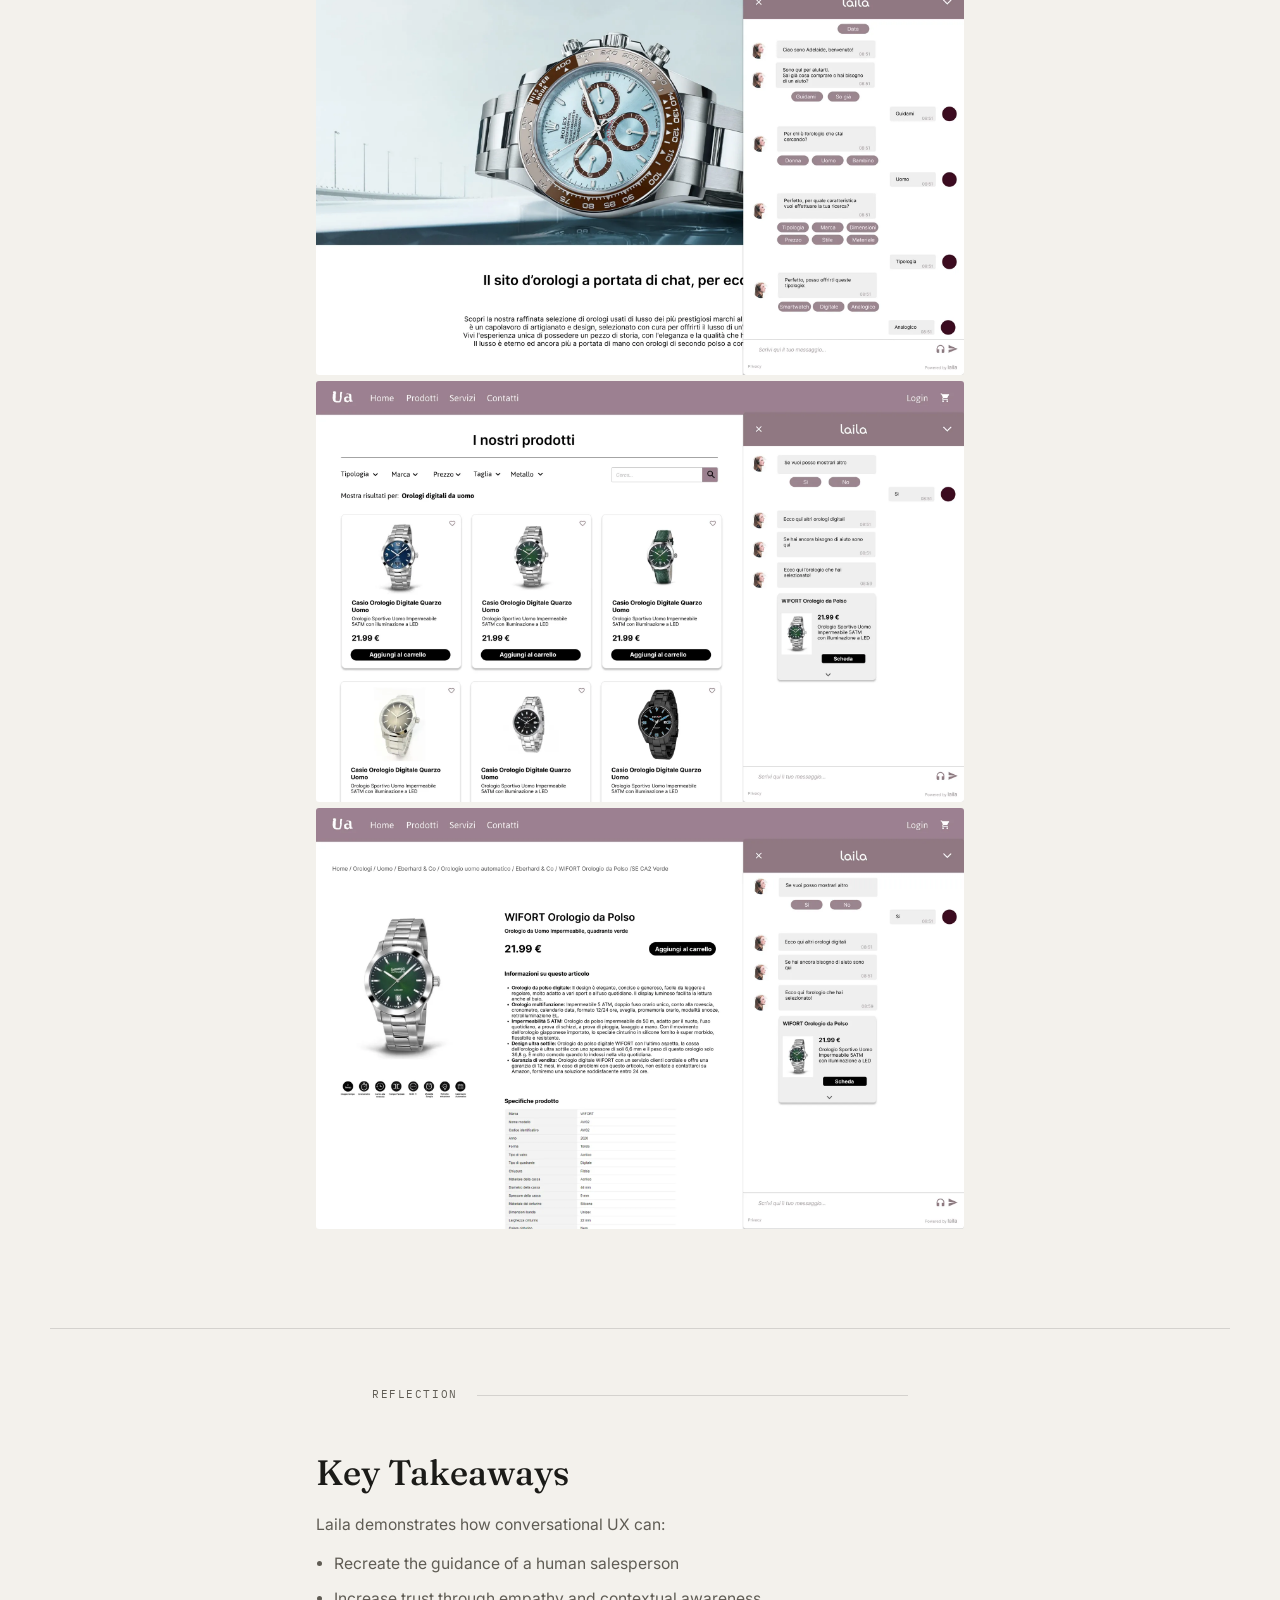
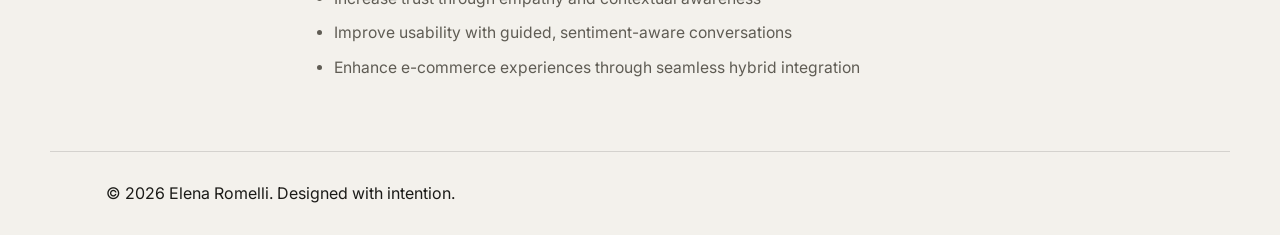
<file: laila.html>
<!DOCTYPE html>
<html lang="en">
<head>
  <meta charset="UTF-8">
  <title>Laila — Conversational UX — Elena Romelli</title>
  <meta name="viewport" content="width=device-width, initial-scale=1.0">

  <link href="https://fonts.googleapis.com/css2?family=Inter:wght@400;600;800;900&display=swap" rel="stylesheet">
  <link rel="stylesheet" href="style.css">
</head>
<body>

<header class="nav">
  <a href="index.html#top" class="logo">elena romelli<span>.</span></a>
</header>

<!-- HERO / PROJECT INTRO -->
<section class="project-intro">
  <div class="project-container">
    <a href="index.html#top" class="back-button">← Back to Home</a>

    <div class="small-label">UX / CONVERSATIONAL DESIGN</div>
    <h1>Laila, Conversational UX</h1>
    <p class="project-subtitle">
      Designing a human-centered chatbot for e-commerce customer support.
    </p>
    <p class="project-subtitle-light">
      Exploring mental models, usability, and human-like interaction.
    </p>

    <div class="divider"></div>

    <div class="project-meta">
      <div>
        <span class="meta-label">Timeline</span>
        <p>5-month research project</p>
      </div>
      <div>
        <span class="meta-label">Team</span>
        <p>Collaborative design team</p>
      </div>
      <div>
        <span class="meta-label">My Role</span>
        <p>UX Research, Personas, Wireframing, Conceptualization</p>
      </div>
      <div>
        <span class="meta-label">Users</span>
        <p>Website Visitors & E-commerce Customers</p>
      </div>
    </div>
  </div>
</section>

<!-- OVERVIEW -->
<section class="project-section light">
  <div class="project-container">
    <span class="section-label">Overview</span>
    <p>
      Laila is a 5-month research-driven project exploring how conversational UX can feel natural, empathetic, and truly helpful in e-commerce.
      We set out to understand why users hesitate to trust chatbots and how we could design one that feels less like a tool and more like a knowledgeable sales assistant.
    </p>
  </div>
</section>

<!-- THE PROBLEM -->
<section class="project-section light">
  <div class="project-container">
    <span class="section-label">The challenge</span>
    <h2>Chatbots felt impersonal and frustrating</h2>
    <p>
      Many users perceive chatbots as rigid, impersonal, or inefficient. Negative past experiences create skepticism, especially when conversations feel scripted or disconnected from the shopping journey.
    </p>
    <p class="project-subtitle-light">
      How might we design a chatbot that aligns with users’ mental models and supports them seamlessly while shopping online?
    </p>
  </div>
</section>


<!-- DISCOVER -->
<section class="project-section">
  <div class="project-container">
    <span class="section-label">The Research</span>
    <h2>Understanding real users</h2>

    <p>
      We began by defining stakeholders and users, conducting benchmark analyses, and running user interviews with 10 participants aged 18–60. Research explored mental models, prior experiences, attitudes toward chatbots, and interactions with online shopping.
    </p>

    <p>
      Key insights:
    </p>
    <ul>
      <li>Users expect chatbots to behave like human operators with empathy and guidance.</li>
      <li>Negative past experiences make users skeptical of chatbot capabilities.</li>
      <li>Less tech-savvy users engage more positively, appreciating human-like interactions.</li>
      <li>Users prefer seamless conversations without leaving the website or losing context.</li>
    </ul>
  </div>
</section>

<!-- DEFINE -->
<section class="project-section light">
  <div class="project-container">
    <span class="section-label">The Strategy</span>
    <h2>Designing for natural conversation</h2>

    <p>
      From interviews, we created personas representing different user attitudes toward chatbots. This helped identify behavioral patterns, expectations, and friction points.
    </p>

    <div class="image-grid image-grid--full">
      <img src="images/laila_personas.webp" alt="Laila personas">
    </div>

    <p>
      Customer journey maps helped us understand how different users approach chatbot interaction, highlighting flows for guided, functional, and empathetic experiences.
    </p>
    <div class="miro-embed">
        <iframe 
            src="https://miro.com/app/live-embed/uXjVOzH-RKk=/?moveToViewport=-1472,-891,2965,1673"
            frameborder="0"
            scrolling="no"
            allowfullscreen>
        </iframe>
    </div>

    <p>
      We conceptualized the domain of watches for e-commerce to define chatbot knowledge representation, interaction patterns, and hybrid workflows with the website. We created concept maps, identified key nodes, and categorized terms into types, operating mechanisms, and features.
    </p>

    <div class="image-grid image-grid--full">
      <img src="images/laila_taxonomy.webp" alt="Laila taxonomy">
    </div>
  
  </div>
  
</section>

<!-- DEVELOP -->
<section class="project-section">
  
</section>

<!-- DELIVER -->
<section class="project-section light">
  <div class="project-container">
    <span class="section-label">The Outcome</span>
    <h2>A hybrid chatbot that feels human</h2>

    <p>
      We designed hybrid wireframes showing Laila as a virtual salesperson guiding users through product selection and purchase. The chatbot adapts tone, context, and guidance using a hybrid AI approach, integrating the website seamlessly.
    </p>

    <div class="image-grid image-grid--full">
      <img src="images/laila_design_chatbot1.webp" alt="Laila 1">
      <img src="images/laila_design_chatbot2.webp" alt="Laila 2">
      <img src="images/laila_design_chatbot3.webp" alt="Laila 3">
      <img src="images/laila_design_chatbot4.webp" alt="Laila 4">
    </div>
  </div>
</section>

<!-- REFLECTION -->
<section class="project-section">
  <div class="project-container">
    <span class="section-label">Reflection</span>
    <h2>Key Takeaways</h2>
    <p>Laila demonstrates how conversational UX can:
    <ul>
      <li>Recreate the guidance of a human salesperson</li>
      <li>Increase trust through empathy and contextual awareness</li>
      <li>Improve usability with guided, sentiment-aware conversations</li>
      <li>Enhance e-commerce experiences through seamless hybrid integration</li>
    </ul>
    </p>
  </div>
</section>

<footer>
  © 2026 Elena Romelli. Designed with intention.
</footer>

<a href="#top" class="back-to-top" title="Back to top">↑</a>

</body>

</html>
</file>
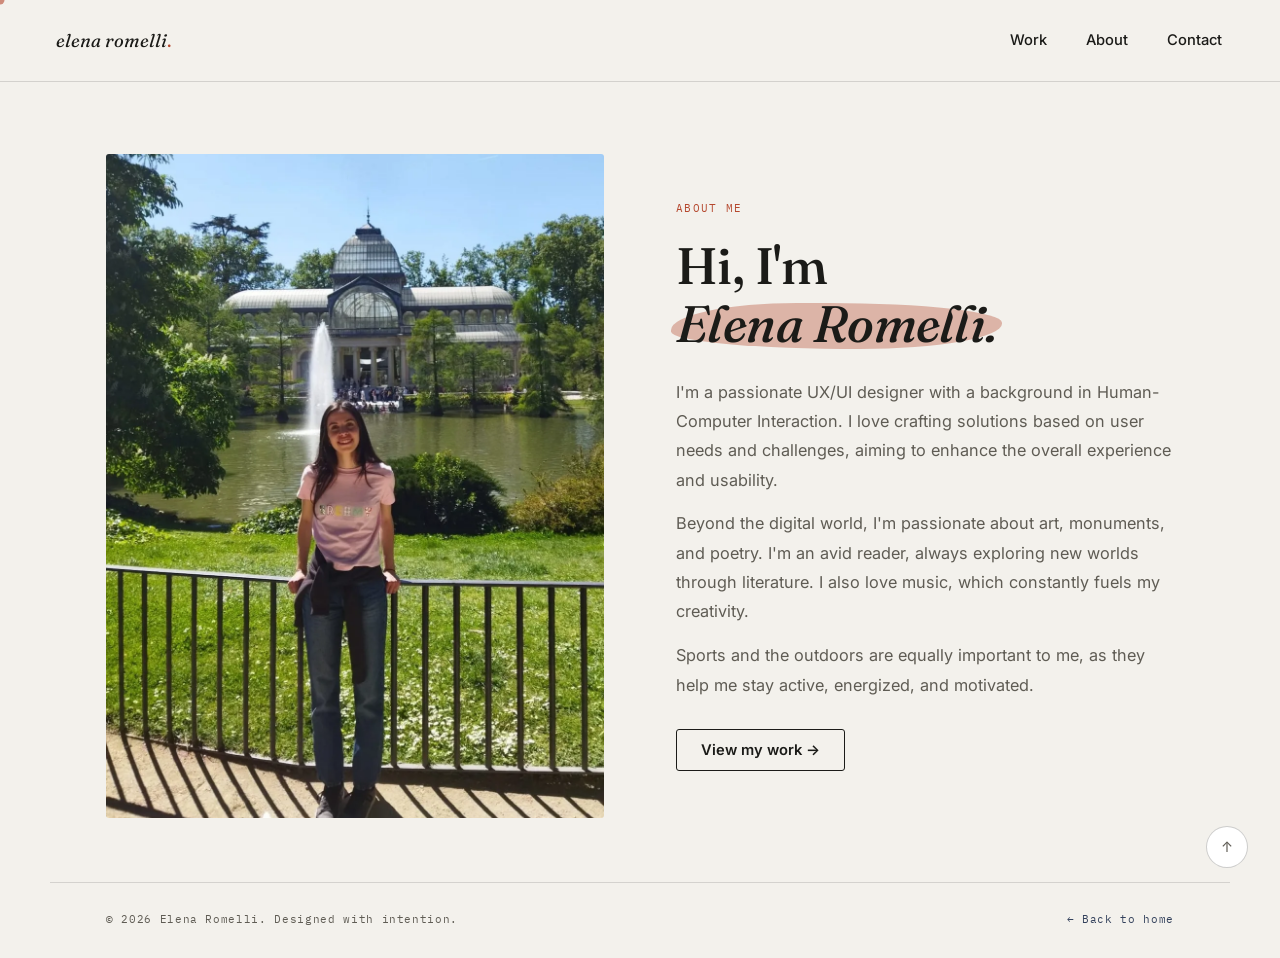
<file: life.html>
<!DOCTYPE html>
<html lang="en">
<head>
  <meta charset="UTF-8">
  <title>About Me — Elena Romelli</title>
  <meta name="viewport" content="width=device-width, initial-scale=1.0">
  <link rel="stylesheet" href="style.css">
</head>
<body style="--proj:var(--voice)">

<a href="#top" class="skip-link">Skip to content</a>

<header class="nav">
  <a href="index.html" class="logo">elena romelli<span>.</span></a>
  <nav class="nav-links" id="nav-links">
    <a href="index.html#work">Work</a>
    <a href="index.html#about">About</a>
    <a href="index.html#contact">Contact</a>
  </nav>
</header>

<!-- HERO -->
<section id="top" class="life-hero">
  <div class="life-hero-inner">

    <div class="life-profile">
      <img src="images/life_elena.webp" alt="Elena Romelli">
    </div>

    <div class="life-text">
      <div class="small-label" style="color:var(--voice); margin-bottom:1.2rem;">About Me</div>
      <h1>Hi, I'm<br><span class="marker marker-auto" style="--mk:var(--voice)"><em> Elena Romelli.</em></span></h1>
      <p>
        I'm a passionate UX/UI designer with a background in Human-Computer Interaction. I love crafting solutions based on user needs and challenges, aiming to enhance the overall experience and usability.
      </p>
      <p>
        Beyond the digital world, I'm passionate about art, monuments, and poetry. I'm an avid reader, always exploring new worlds through literature. I also love music, which constantly fuels my creativity.
      </p>
      <p>
        Sports and the outdoors are equally important to me, as they help me stay active, energized, and motivated.
      </p>
      <div style="margin-top:1.8rem;">
        <a href="index.html#work" class="btn-primary">View my work →</a>
      </div>
    </div>

  </div>
</section>

<!-- PHOTO GRID (uncomment and add images when ready) -->
<!--
<section class="life-images">
  <div class="life-grid">
    <img src="images/life_hiking.webp" alt="Hiking">
    <img src="images/life_museum.webp" alt="Museum">
    <img src="images/life_art.webp" alt="Art">
    <img src="images/life_mountain.webp" alt="Mountain">
  </div>
</section>
-->

<footer>
  <span class="footer-copy">© 2026 Elena Romelli. Designed with intention.</span>
  <span class="footer-note"><a href="index.html" style="color:var(--accent);">← Back to home</a></span>
</footer>

<a href="#top" class="back-to-top" title="Back to top">↑</a>

<script>
  document.querySelectorAll('.marker:not(.marker-auto)').forEach(el => {
    const io = new IntersectionObserver(([entry]) => {
      if (entry.isIntersecting) { el.classList.add('in-view'); io.disconnect(); }
    }, { threshold: 0.4 });
    io.observe(el);
  });
</script>
<script>
  /* colored cursor dot */
  const dot = document.createElement("div");
  dot.id = "cursor-dot";
  document.body.appendChild(dot);
  window.addEventListener("mousemove", e => {
    dot.style.left = e.clientX + "px";
    dot.style.top = e.clientY + "px";
  });
  document.querySelectorAll("a, button, .project-row, .skill-pill, .value-card, .swatch").forEach(el => {
    el.addEventListener("mouseenter", () => dot.classList.add("hover"));
    el.addEventListener("mouseleave", () => dot.classList.remove("hover"));
  });
</script>
</body>
</html>
</file>
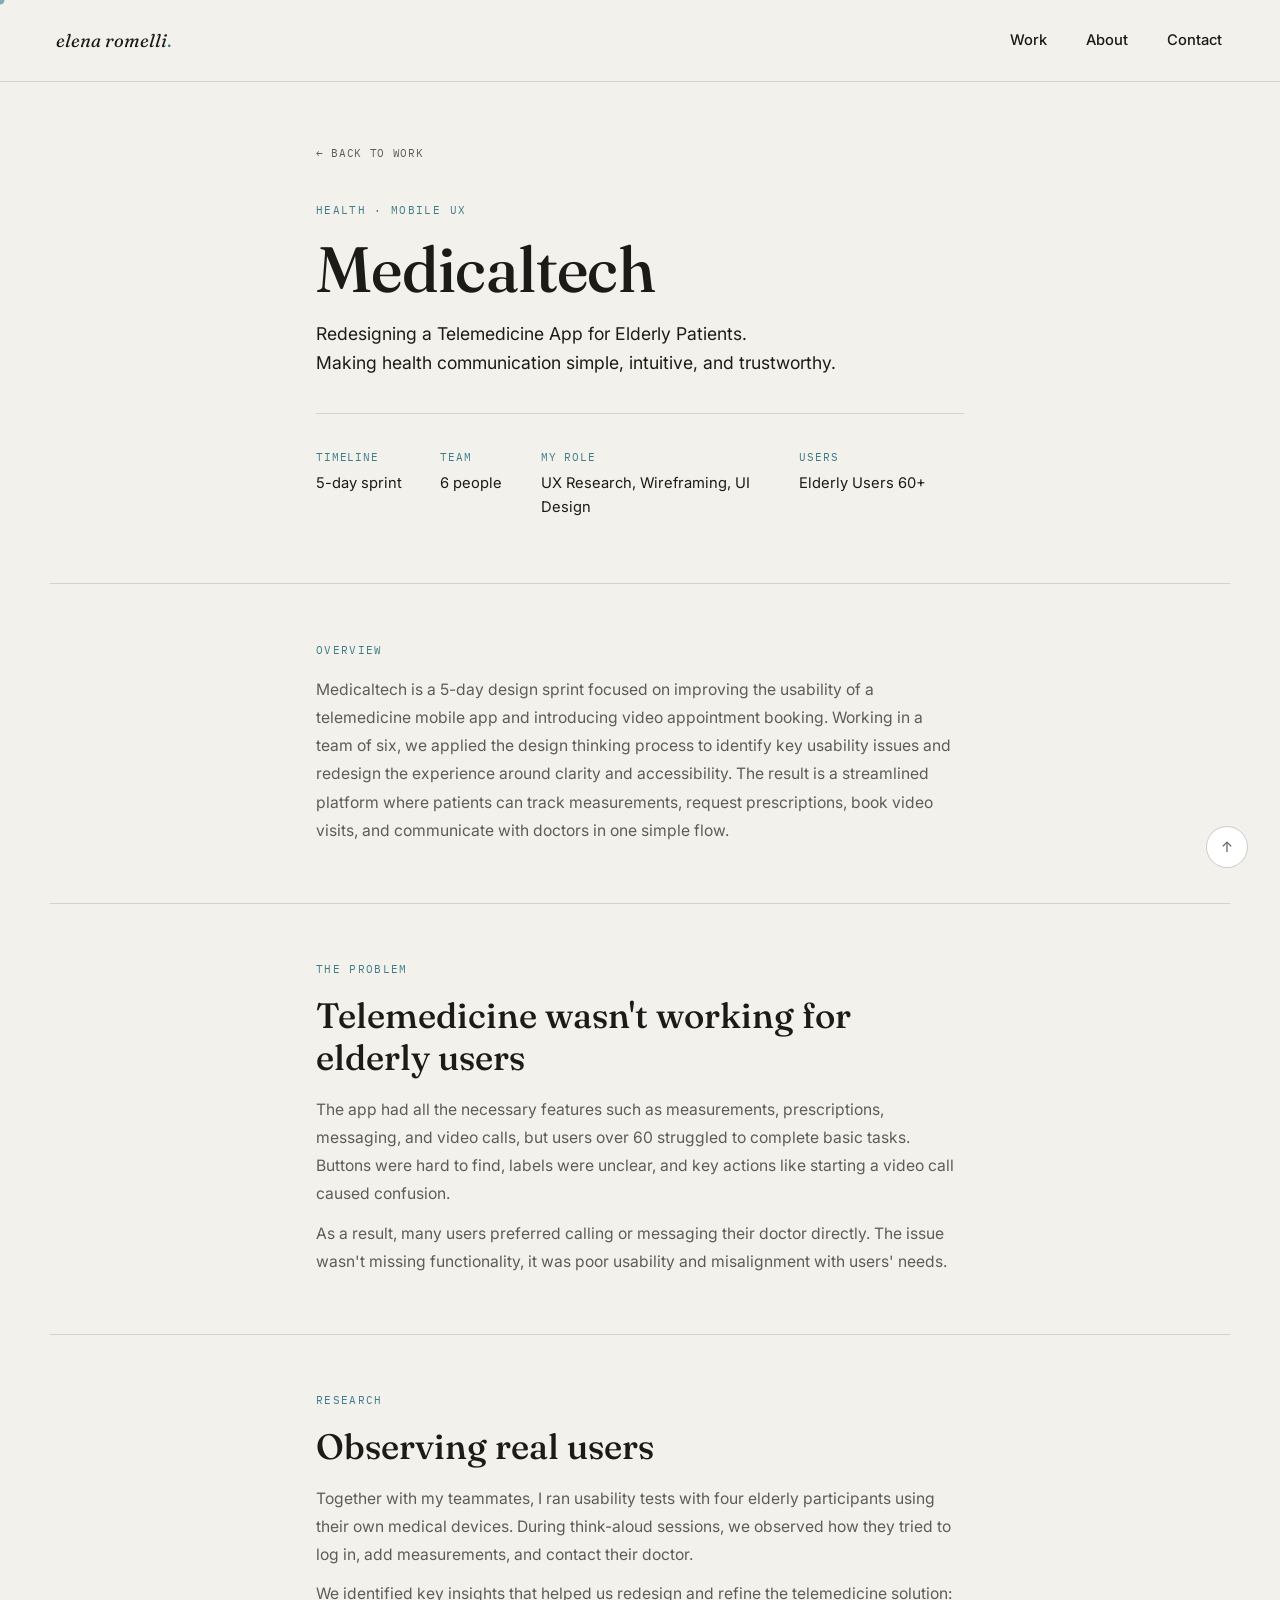
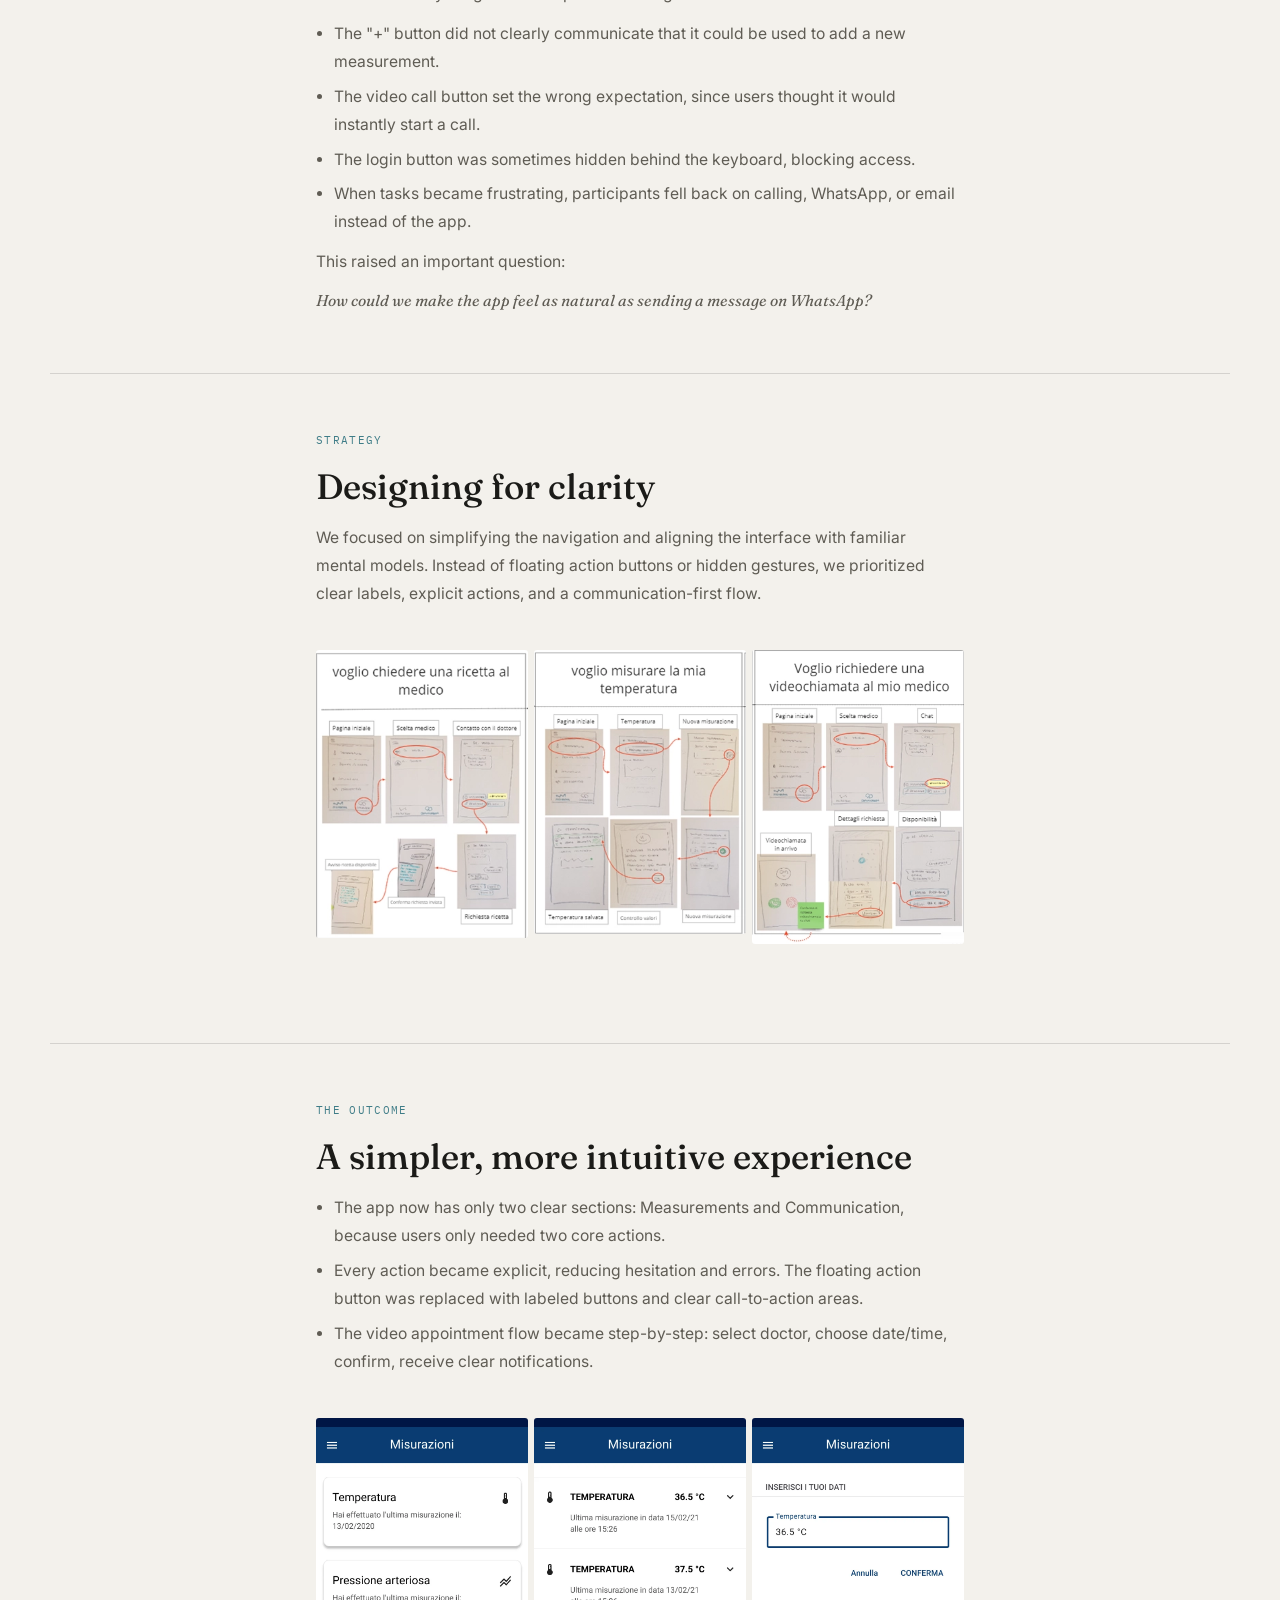
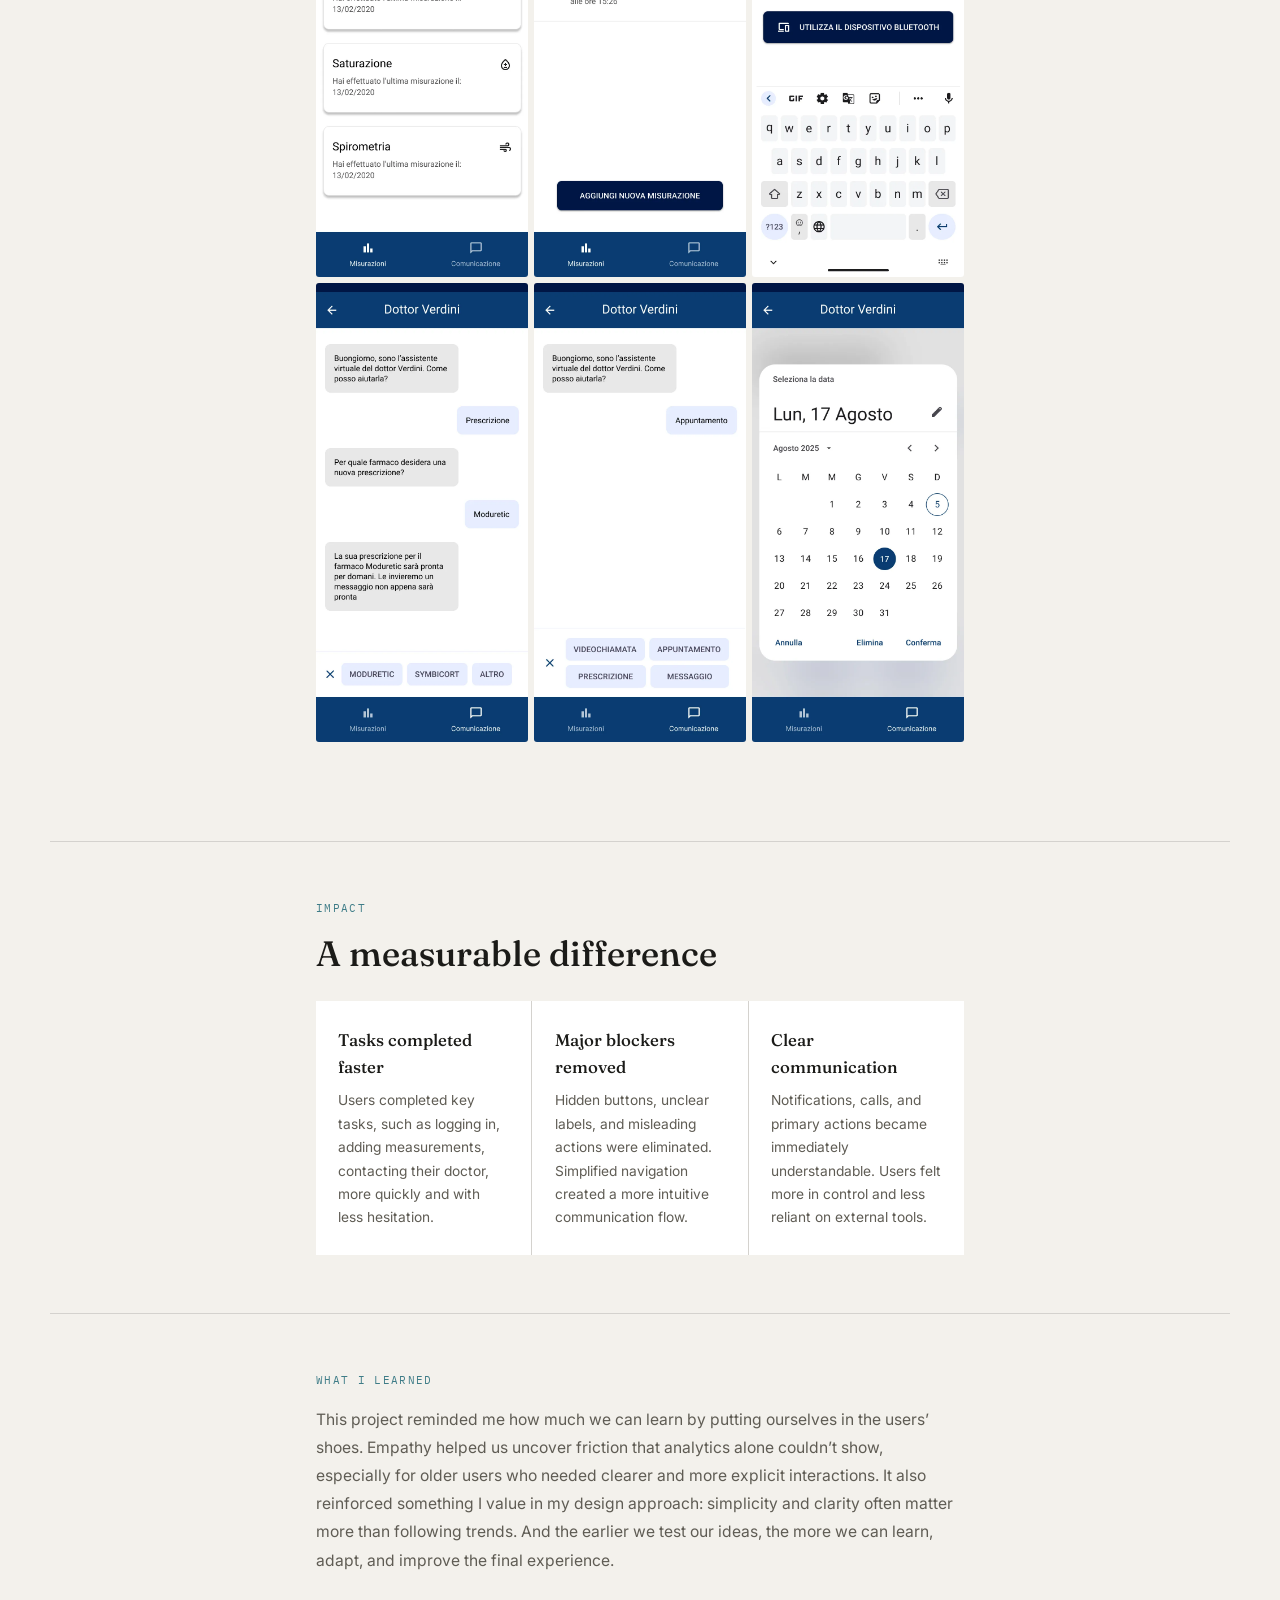
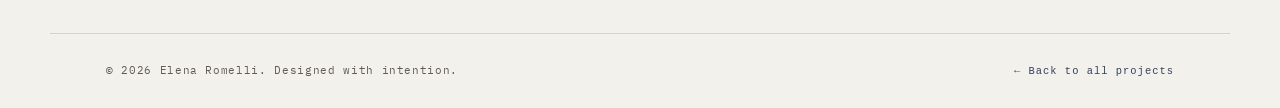
<file: medicaltech.html>
<!DOCTYPE html>
<html lang="en">
<head>
  <meta charset="UTF-8">
  <title>Medicaltech — Elena Romelli</title>
  <meta name="viewport" content="width=device-width, initial-scale=1.0">
  <link rel="stylesheet" href="style.css">
</head>
<body style="--proj:var(--c-med)">

<a href="#main-content" class="skip-link">Skip to content</a>

<header class="nav">
  <a href="index.html" class="logo">elena romelli<span>.</span></a>
  <nav class="nav-links" id="nav-links">
    <a href="index.html#work">Work</a>
    <a href="index.html#about">About</a>
    <a href="index.html#contact">Contact</a>
  </nav>
</header>

<!-- INTRO -->
<section class="project-intro" id="main-content">
  <div class="project-container">
    <a href="index.html#work" class="back-button">← Back to Work</a>
    <div class="small-label">Health · Mobile UX</div>
    <h1 class="project-h1">Medicaltech</h1>
    <p class="project-subtitle">Redesigning a Telemedicine App for Elderly Patients.</p>
    <p class="project-subtitle">Making health communication simple, intuitive, and trustworthy.</p>
    <div class="divider"></div>
    <div class="project-meta">
      <div><span class="meta-label">Timeline</span><p>5-day sprint</p></div>
      <div><span class="meta-label">Team</span><p>6 people</p></div>
      <div><span class="meta-label">My Role</span><p>UX Research, Wireframing, UI Design</p></div>
      <div><span class="meta-label">Users</span><p>Elderly Users 60+</p></div>
    </div>
  </div>
</section>

<!-- OVERVIEW -->
<section class="project-section">
  <div class="project-container">
    <span class="small-label">Overview</span>
    <p>Medicaltech is a 5-day design sprint focused on improving the usability of a telemedicine mobile app and introducing video appointment booking. Working in a team of six, we applied the design thinking process to identify key usability issues and redesign the experience around clarity and accessibility. The result is a streamlined platform where patients can track measurements, request prescriptions, book video visits, and communicate with doctors in one simple flow.</p>
  </div>
</section>

<!-- PROBLEM -->
<section class="project-section">
  <div class="project-container">
    <span class="small-label">The Problem</span>
    <h2>Telemedicine wasn't working for elderly users</h2>
    <p>The app had all the necessary features such as measurements, prescriptions, messaging, and video calls, but users over 60 struggled to complete basic tasks. Buttons were hard to find, labels were unclear, and key actions like starting a video call caused confusion.</p>
    <p>As a result, many users preferred calling or messaging their doctor directly. The issue wasn't missing functionality, it was poor usability and misalignment with users' needs.</p>
  </div>
</section>

<!-- RESEARCH -->
<section class="project-section">
  <div class="project-container">
    <span class="small-label">Research</span>
    <h2>Observing real users</h2>
    <p>Together with my teammates, I ran usability tests with four elderly participants using their own medical devices. During think-aloud sessions, we observed how they tried to log in, add measurements, and contact their doctor.</p>
    <p>We identified key insights that helped us redesign and refine the telemedicine solution:</p>
    <ul>
      <li>The "+" button did not clearly communicate that it could be used to add a new measurement.</li>
      <li>The video call button set the wrong expectation, since users thought it would instantly start a call.</li>
      <li>The login button was sometimes hidden behind the keyboard, blocking access.</li>
      <li>When tasks became frustrating, participants fell back on calling, WhatsApp, or email instead of the app.</li>
    </ul>
    <p>This raised an important question:</p>
    <p class="project-subtitle-light">How could we make the app feel as natural as sending a message on WhatsApp?</p>
  </div>
</section>

<!-- STRATEGY -->
<section class="project-section">
  <div class="project-container">
    <span class="small-label">Strategy</span>
    <h2>Designing for clarity</h2>
    <p>We focused on simplifying the navigation and aligning the interface with familiar mental models. Instead of floating action buttons or hidden gestures, we prioritized clear labels, explicit actions, and a communication-first flow.</p>

    <div class="carousel-wrap">
      <div class="image-grid">
      <img src="images/medicaltech_userflow1.webp" alt="Userflow 1">
      <img src="images/medicaltech_userflow2.webp" alt="Userflow 2">
      <img src="images/medicaltech_userflow3.webp" alt="Userflow 3">
    <!--</div>
      <button class="car-arrow left" type="button" aria-label="Scroll left">&larr;</button>
      <button class="car-arrow right" type="button" aria-label="Scroll right">&rarr;</button>
    </div>-->
  </div>
</section>

<!-- OUTCOME -->
<section class="project-section">
  <div class="project-container">
    <span class="small-label">The Outcome</span>
    <h2>A simpler, more intuitive experience</h2>

    <ul>
      <li>The app now has only two clear sections: Measurements and Communication, because users only needed two core actions.</li>
      <li>Every action became explicit, reducing hesitation and errors. The floating action button was replaced with labeled buttons and clear call-to-action areas.</li>
      <li>The video appointment flow became step-by-step: select doctor, choose date/time, confirm, receive clear notifications.</li>
    </ul>

    <div class="carousel-wrap">
      <div class="image-grid image-grid--4">
      <img src="images/medicaltech_homepage.webp" alt="Redesigned homepage">
      <img src="images/medicaltech_addmeasure.webp" alt="Add measurement step 1">
      <img src="images/medicaltech_addmeasure2.webp" alt="Add measurement step 2">
      <img src="images/medicaltech_prescription.webp" alt="Prescription flow">
      <img src="images/medicaltech_bookappointment.webp" alt="Book appointment step 1">
      <img src="images/medicaltech_bookappointment_calendar.webp" alt="Book appointment calendar">
     <!--</div>
      <button class="car-arrow left" type="button" aria-label="Scroll left">&larr;</button>
      <button class="car-arrow right" type="button" aria-label="Scroll right">&rarr;</button>
    </div>-->
  </div>
</section>

<!-- IMPACT -->
<section class="project-section">
  <div class="project-container">
    <span class="small-label">Impact</span>
    <h2>A measurable difference</h2>
    <div class="impact-grid">
      <div class="impact-card">
        <h3>Tasks completed faster</h3>
        <p>Users completed key tasks, such as logging in, adding measurements, contacting their doctor, more quickly and with less hesitation.</p>
      </div>
      <div class="impact-card">
        <h3>Major blockers removed</h3>
        <p>Hidden buttons, unclear labels, and misleading actions were eliminated. Simplified navigation created a more intuitive communication flow.</p>
      </div>
      <div class="impact-card">
        <h3>Clear communication</h3>
        <p>Notifications, calls, and primary actions became immediately understandable. Users felt more in control and less reliant on external tools.</p>
      </div>
    </div>
  </div>
</section>

<!-- REFLECTION -->
<section class="project-section">
  <div class="project-container">
    <span class="small-label">What I Learned</span>
    <p>This project reminded me how much we can learn by putting ourselves in the users’ shoes. Empathy helped us uncover friction that analytics alone couldn’t show, especially for older users who needed clearer and more explicit interactions. It also reinforced something I value in my design approach: simplicity and clarity often matter more than following trends. And the earlier we test our ideas, the more we can learn, adapt, and improve the final experience.</p>
  </div>
</section>

<footer>
  <span class="footer-copy">© 2026 Elena Romelli. Designed with intention.</span>
  <span class="footer-note"><a href="index.html#work" style="color:var(--accent);text-decoration:none;font-family:'DM Mono',monospace;font-size:.65rem;letter-spacing:.1em;">← Back to all projects</a></span>
</footer>

<a href="#top" class="back-to-top" title="Back to top">↑</a>


<script>
  /* carousel scroll arrows */
  document.querySelectorAll('.carousel-wrap').forEach(wrap => {
    const track = wrap.querySelector('.image-grid');
    const left = wrap.querySelector('.car-arrow.left');
    const right = wrap.querySelector('.car-arrow.right');
    if (!track || !left || !right) return;

    function update(){
      left.hidden = track.scrollLeft <= 4;
      right.hidden = track.scrollLeft + track.clientWidth >= track.scrollWidth - 4;
    }
    left.addEventListener('click', () => track.scrollBy({ left: -track.clientWidth * 0.85, behavior: 'smooth' }));
    right.addEventListener('click', () => track.scrollBy({ left: track.clientWidth * 0.85, behavior: 'smooth' }));
    track.addEventListener('scroll', update);
    window.addEventListener('resize', update);
    update();
  });
</script>

<script>
  /* colored cursor dot */
  const dot = document.createElement("div");
  dot.id = "cursor-dot";
  document.body.appendChild(dot);
  window.addEventListener("mousemove", e => {
    dot.style.left = e.clientX + "px";
    dot.style.top = e.clientY + "px";
  });
  document.querySelectorAll("a, button, .project-row, .skill-pill, .value-card, .swatch").forEach(el => {
    el.addEventListener("mouseenter", () => dot.classList.add("hover"));
    el.addEventListener("mouseleave", () => dot.classList.remove("hover"));
  });
</script>
</body>
</html>
</file>
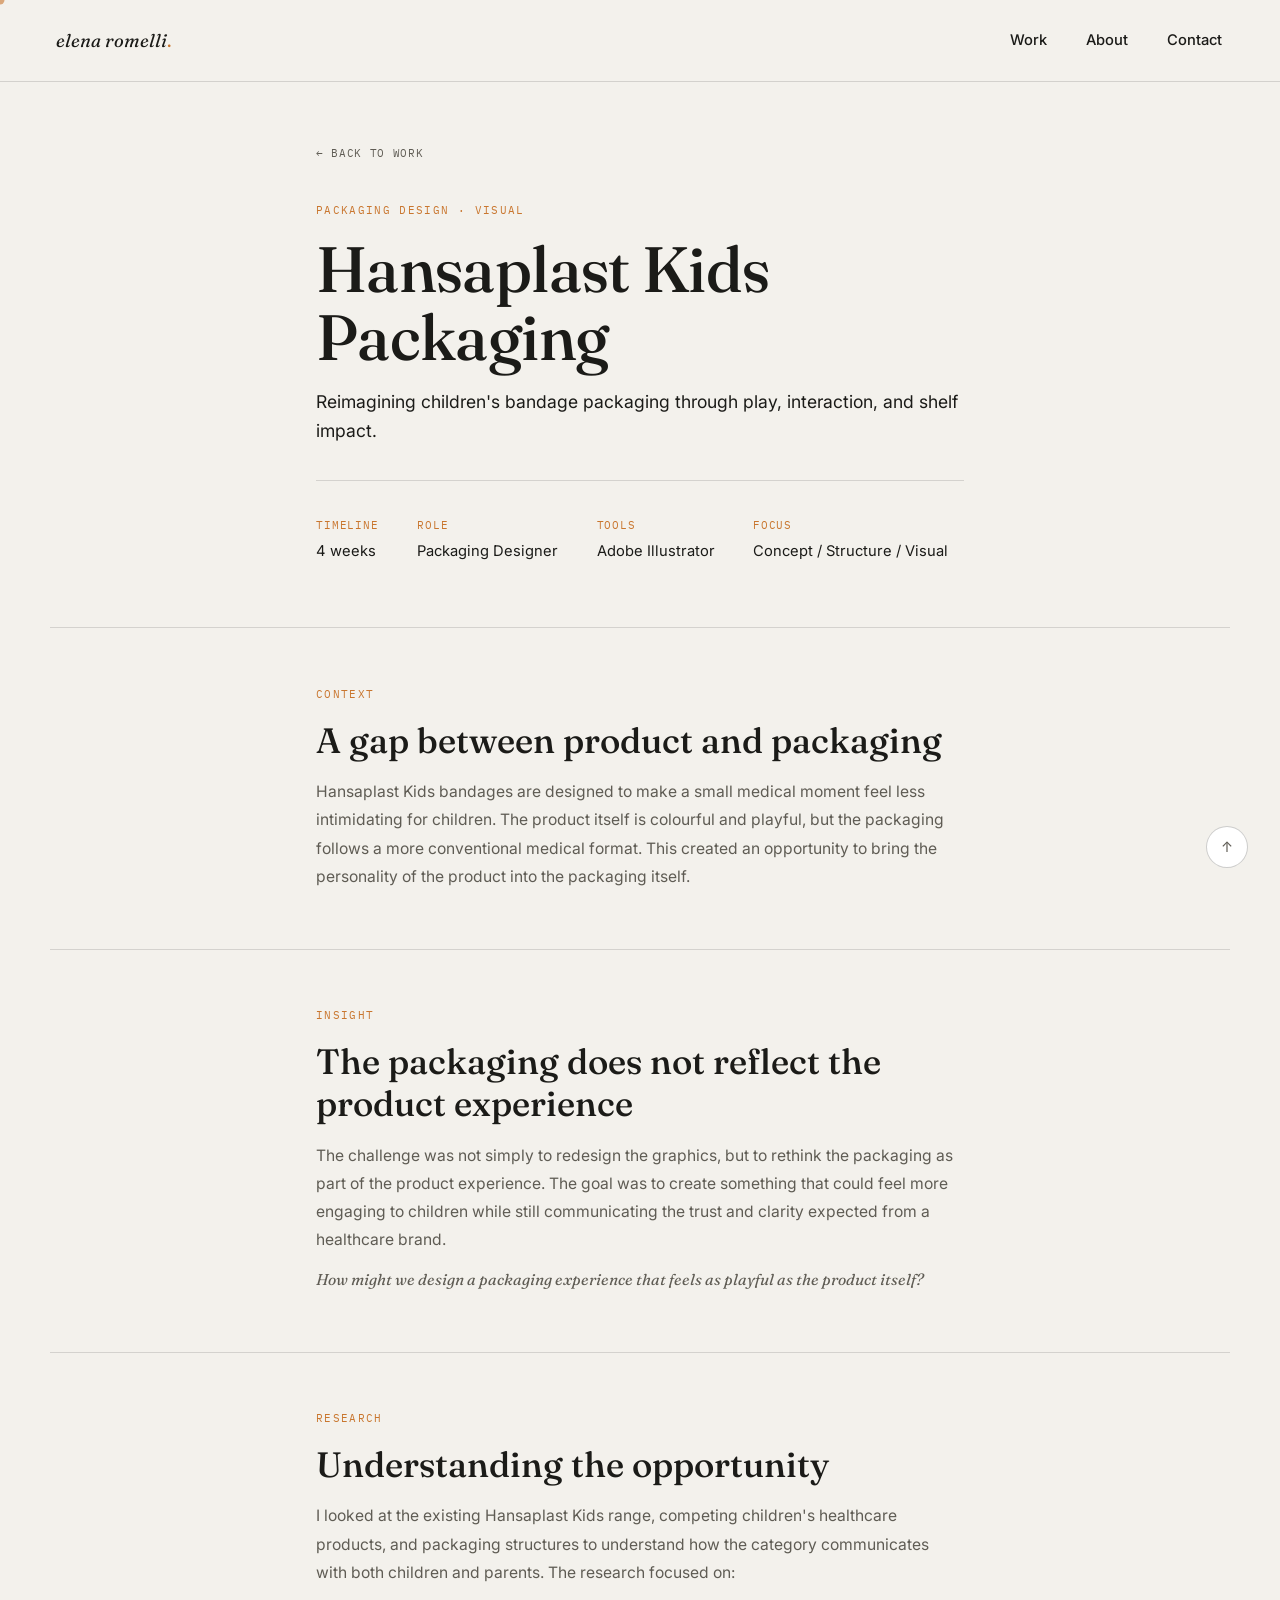
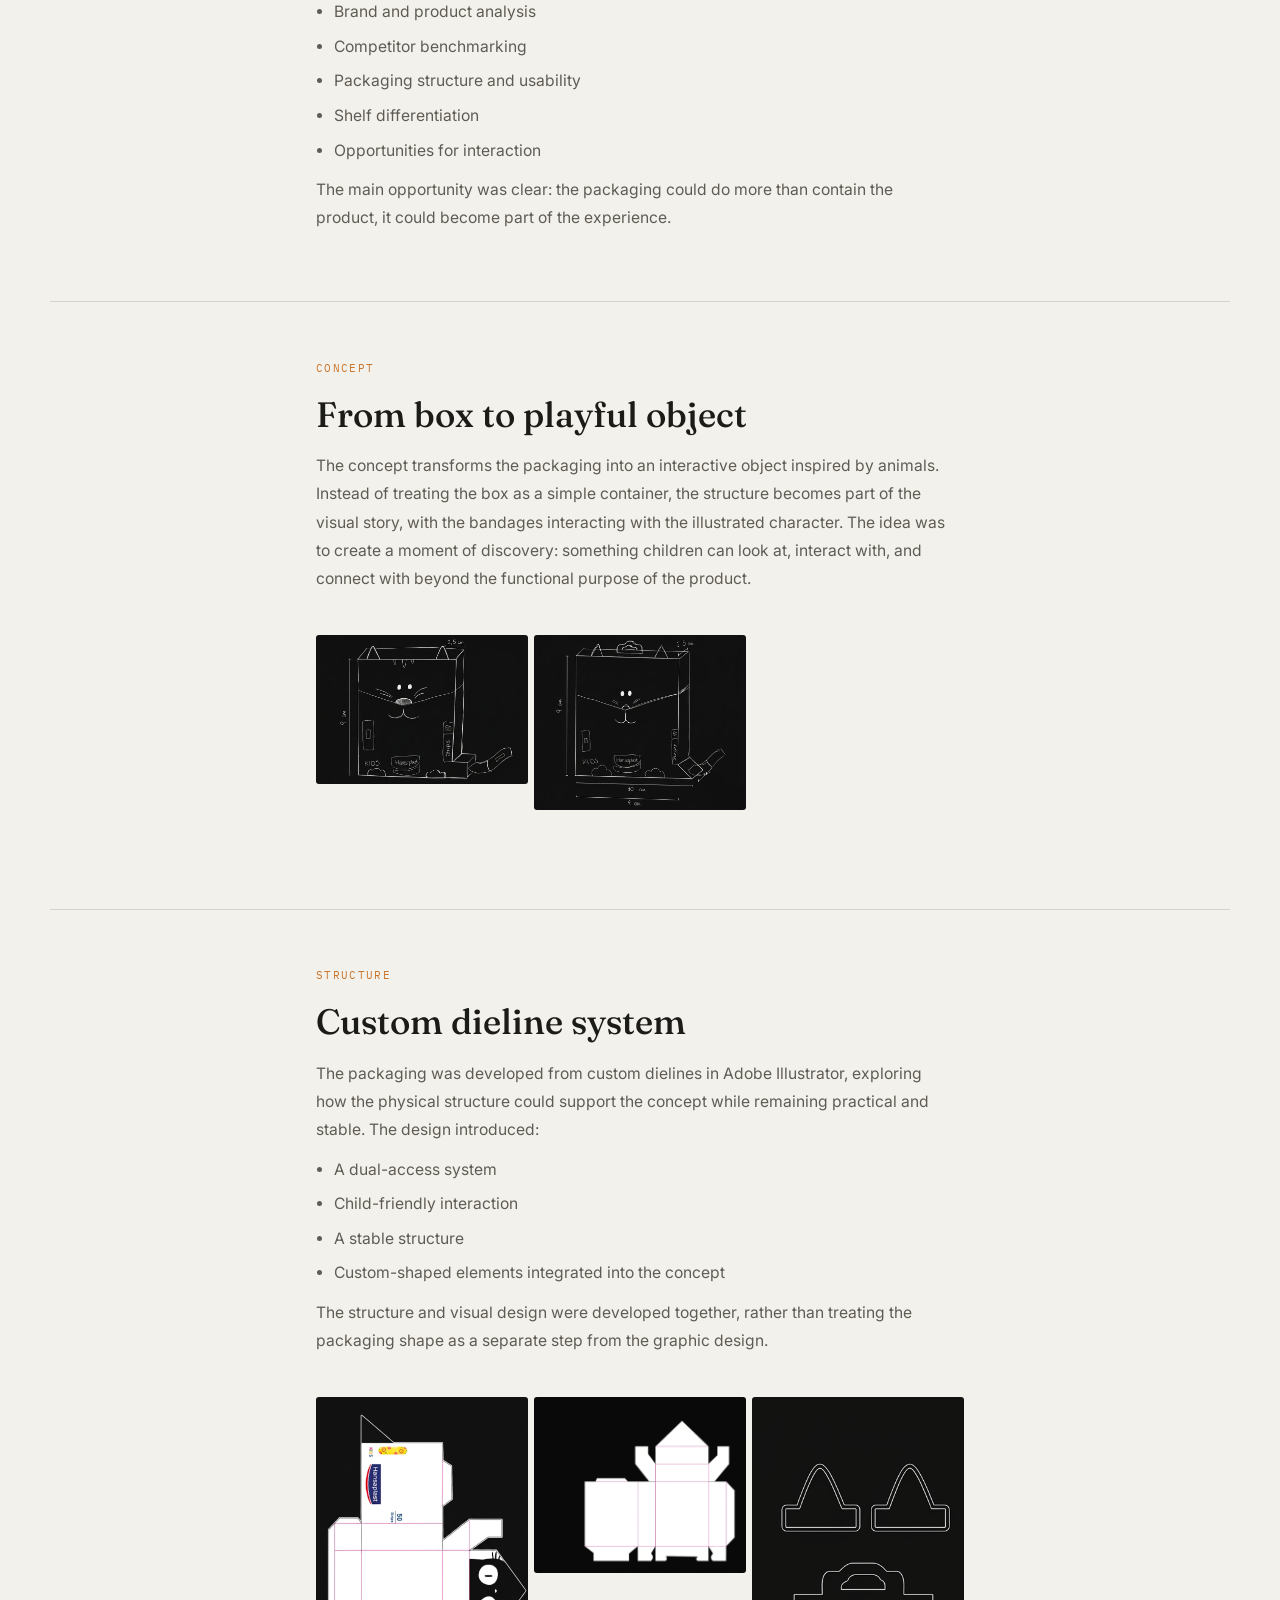
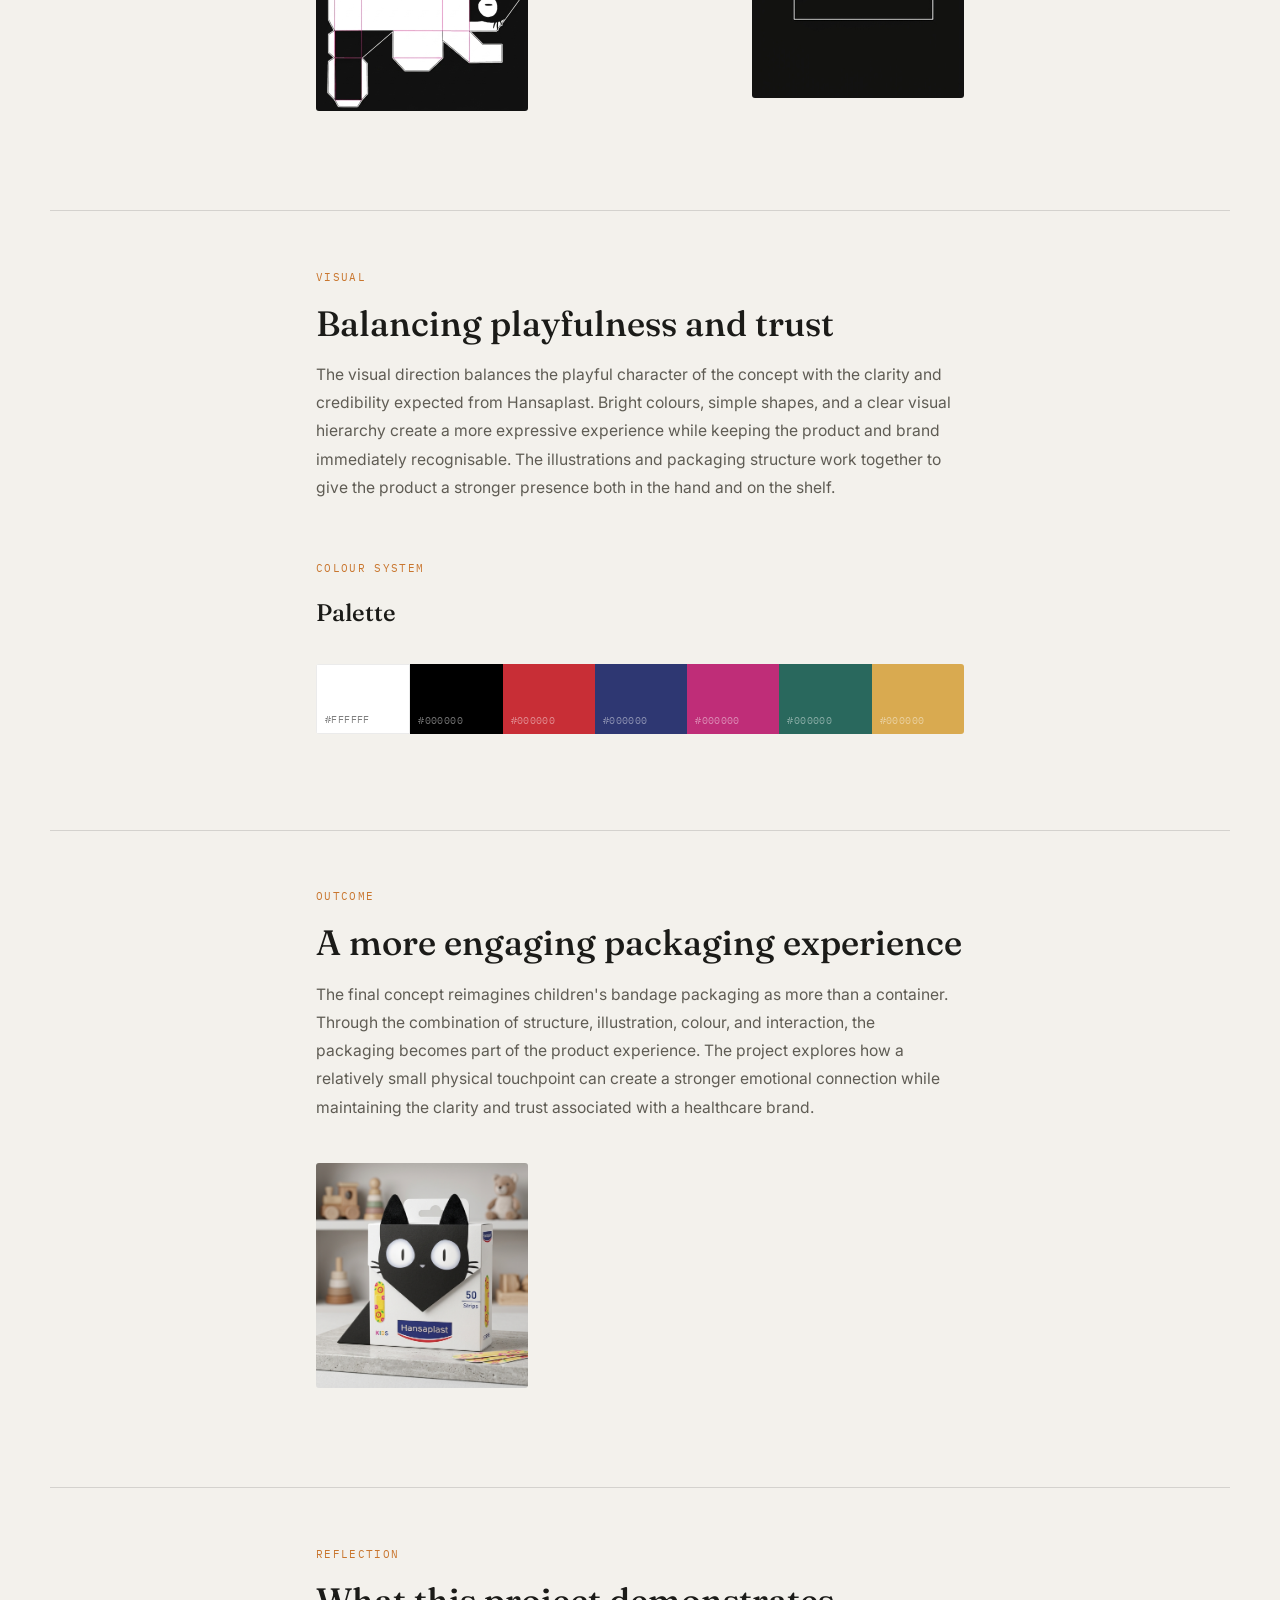
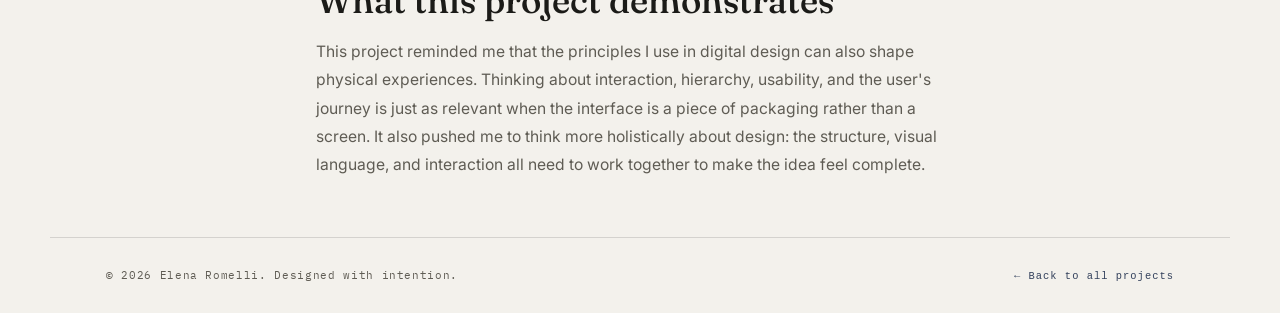
<file: packaging.html>
<!DOCTYPE html>
<html lang="en">
<head>
  <meta charset="UTF-8">
  <title>Hansaplast Kids Packaging — Elena Romelli</title>
  <meta name="viewport" content="width=device-width, initial-scale=1.0">
  <link rel="stylesheet" href="style.css">
</head>
<body style="--proj:var(--c-pack)">

<a href="#main-content" class="skip-link">Skip to content</a>

<header class="nav">
  <a href="index.html" class="logo">elena romelli<span>.</span></a>
  <nav class="nav-links" id="nav-links">
    <a href="index.html#work">Work</a>
    <a href="index.html#about">About</a>
    <a href="index.html#contact">Contact</a>
  </nav>
</header>

<!-- INTRO -->
<section class="project-intro" id="main-content">
  <div class="project-container">
    <a href="index.html#work" class="back-button">← Back to Work</a>
    <div class="small-label">Packaging Design · Visual</div>
    <h1 class="project-h1">Hansaplast Kids<br>Packaging</h1>
    <p class="project-subtitle">Reimagining children's bandage packaging through play, interaction, and shelf impact.</p>
    <div class="divider"></div>
    <div class="project-meta">
      <div><span class="meta-label">Timeline</span><p>4 weeks</p></div>
      <div><span class="meta-label">Role</span><p>Packaging Designer</p></div>
      <div><span class="meta-label">Tools</span><p>Adobe Illustrator</p></div>
      <div><span class="meta-label">Focus</span><p>Concept / Structure / Visual</p></div>
    </div>
  </div>
</section>

<!-- CONTEXT -->
<section class="project-section">
  <div class="project-container">
    <span class="small-label">Context</span>
    <h2>A gap between product and packaging</h2>
    <p>Hansaplast Kids bandages are designed to make a small medical moment feel less intimidating for children. The product itself is colourful and playful, but the packaging follows a more conventional medical format. This created an opportunity to bring the personality of the product into the packaging itself.</p>
  </div>
</section>

<!-- INSIGHT -->
<section class="project-section">
  <div class="project-container">
    <span class="small-label">Insight</span>
    <h2>The packaging does not reflect the product experience</h2>
    <p>The challenge was not simply to redesign the graphics, but to rethink the packaging as part of the product experience. The goal was to create something that could feel more engaging to children while still communicating the trust and clarity expected from a healthcare brand.</p>
    <p class="project-subtitle-light">How might we design a packaging experience that feels as playful as the product itself?</p>
  </div>
</section>

<!-- RESEARCH -->
<section class="project-section">
  <div class="project-container">
    <span class="small-label">Research</span>
    <h2>Understanding the opportunity</h2>
    <p>I looked at the existing Hansaplast Kids range, competing children's healthcare products, and packaging structures to understand how the category communicates with both children and parents. The research focused on: </p>
    <ul>
      <li>Brand and product analysis</li>
      <li>Competitor benchmarking</li>
      <li>Packaging structure and usability</li>
      <li>Shelf differentiation</li>
      <li>Opportunities for interaction</li>
    </ul>
    <p>The main opportunity was clear: the packaging could do more than contain the product, it could become part of the experience.</p></p>
  </div>
</section>

<!--<div class="full-bleed">
  <img src="images/packaging_research.webp" alt="Packaging research">
</div>-->

<!-- CONCEPT -->
<section class="project-section">
  <div class="project-container">
    <span class="small-label">Concept</span>
    <h2>From box to playful object</h2>
    <p>The concept transforms the packaging into an interactive object inspired by animals. Instead of treating the box as a simple container, the structure becomes part of the visual story, with the bandages interacting with the illustrated character. The idea was to create a moment of discovery: something children can look at, interact with, and connect with beyond the functional purpose of the product.</p>
  
    <div class="carousel-wrap">
      <div class="image-grid">
      <img src="images/Packaging_Sketch_01.webp" alt="Userflow 1">
      <img src="images/Packaging_Sketch_02.webp" alt="Userflow 2">
    <!--</div>
      <button class="car-arrow left" type="button" aria-label="Scroll left">&larr;</button>
      <button class="car-arrow right" type="button" aria-label="Scroll right">&rarr;</button>
    </div>-->

  </div>
</section>



<!-- STRUCTURE -->
<section class="project-section">
  <div class="project-container">
    <span class="small-label">Structure</span>
    <h2>Custom dieline system</h2>
    <p>The packaging was developed from custom dielines in Adobe Illustrator, exploring how the physical structure could support the concept while remaining practical and stable. The design introduced:
    <ul>
      <li>A dual-access system</li>
      <li>Child-friendly interaction</li>
      <li>A stable structure</li>
      <li>Custom-shaped elements integrated into the concept</li>
    </ul>
    <p>The structure and visual design were developed together, rather than treating the packaging shape as a separate step from the graphic design.</p>

    <div class="carousel-wrap">
      <div class="image-grid">
      <img src="images/Dieline_01.jpg" alt="Userflow 1">
      <img src="images/Dieline_02.png" alt="Userflow 1">
      <img src="images/Dieline_03.png" alt="Userflow 1">
    <!--</div>
      <button class="car-arrow left" type="button" aria-label="Scroll left">&larr;</button>
      <button class="car-arrow right" type="button" aria-label="Scroll right">&rarr;</button>
    </div>-->

  </div>
</section>



<!-- VISUAL -->
<section class="project-section">
  <div class="project-container">
    <span class="small-label">Visual</span>
    <h2>Balancing playfulness and trust</h2>
    <p>The visual direction balances the playful character of the concept with the clarity and credibility expected from Hansaplast. Bright colours, simple shapes, and a clear visual hierarchy create a more expressive experience while keeping the product and brand immediately recognisable. The illustrations and packaging structure work together to give the product a stronger presence both in the hand and on the shelf.</p>
  </div>
</section>

<!-- PALETTE -->
  <div class="project-container">
    <span class="small-label">Colour System</span>
    <h2>Palette</h2>

    <div class="palette-row">
      <div class="swatch" style="background:#FFFFFF; border: 1px solid rgba(0,0,0,0.08);">#FFFFFF</div>
      <div class="swatch light-text" style="background:#000000; color:rgba(255,255,255,.45);">#000000</div>
      <div class="swatch light-text" style="background:#C82E36; color:rgba(255,255,255,.45);">#000000</div>
      <div class="swatch light-text" style="background:#2E3772; color:rgba(255,255,255,.45);">#000000</div>
      <div class="swatch light-text" style="background:#BF2D78; color:rgba(255,255,255,.45);">#000000</div>
      <div class="swatch light-text" style="background:#29685D; color:rgba(255,255,255,.45);">#000000</div>
      <div class="swatch light-text" style="background:#D9AA50; color:rgba(255,255,255,.45);">#000000</div>
    </div>
  </div>
</section>

<!--<div class="full-bleed">
  <img src="images/packaging_visual.webp" alt="Visual design">
</div>-->

<!-- OUTCOME -->
<section class="project-section">
  <div class="project-container">
    <span class="small-label">Outcome</span>
    <h2>A more engaging packaging experience</h2>
    <p>The final concept reimagines children's bandage packaging as more than a container. Through the combination of structure, illustration, colour, and interaction, the packaging becomes part of the product experience. The project explores how a relatively small physical touchpoint can create a stronger emotional connection while maintaining the clarity and trust associated with a healthcare brand.</p>
  
  <div class="carousel-wrap">
      <div class="image-grid">
      <img src="images/Packaging_Finale_01.png" alt="Userflow 1">
    <!--</div>
      <button class="car-arrow left" type="button" aria-label="Scroll left">&larr;</button>
      <button class="car-arrow right" type="button" aria-label="Scroll right">&rarr;</button>
    </div>-->

  </div>
</section>


<!-- REFLECTION -->
<section class="project-section">
  <div class="project-container">
    <span class="small-label">Reflection</span>
    <h2>What this project demonstrates</h2>
    <p>This project reminded me that the principles I use in digital design can also shape physical experiences. Thinking about interaction, hierarchy, usability, and the user's journey is just as relevant when the interface is a piece of packaging rather than a screen. It also pushed me to think more holistically about design: the structure, visual language, and interaction all need to work together to make the idea feel complete.</p>
  </div>
</section>

<footer>
  <span class="footer-copy">© 2026 Elena Romelli. Designed with intention.</span>
  <span class="footer-note"><a href="index.html#work" style="color:var(--accent);text-decoration:none;font-family:'DM Mono',monospace;font-size:.65rem;letter-spacing:.1em;">← Back to all projects</a></span>
</footer>

<a href="#top" class="back-to-top" title="Back to top">↑</a>


<script>
  /* carousel scroll arrows */
  document.querySelectorAll('.carousel-wrap').forEach(wrap => {
    const track = wrap.querySelector('.image-grid');
    const left = wrap.querySelector('.car-arrow.left');
    const right = wrap.querySelector('.car-arrow.right');
    if (!track || !left || !right) return;

    function update(){
      left.hidden = track.scrollLeft <= 4;
      right.hidden = track.scrollLeft + track.clientWidth >= track.scrollWidth - 4;
    }
    left.addEventListener('click', () => track.scrollBy({ left: -track.clientWidth * 0.85, behavior: 'smooth' }));
    right.addEventListener('click', () => track.scrollBy({ left: track.clientWidth * 0.85, behavior: 'smooth' }));
    track.addEventListener('scroll', update);
    window.addEventListener('resize', update);
    update();
  });
</script>

<script>
  /* colored cursor dot */
  const dot = document.createElement("div");
  dot.id = "cursor-dot";
  document.body.appendChild(dot);
  window.addEventListener("mousemove", e => {
    dot.style.left = e.clientX + "px";
    dot.style.top = e.clientY + "px";
  });
  document.querySelectorAll("a, button, .project-row, .skill-pill, .value-card, .swatch").forEach(el => {
    el.addEventListener("mouseenter", () => dot.classList.add("hover"));
    el.addEventListener("mouseleave", () => dot.classList.remove("hover"));
  });
</script>
</body>
</html>
</file>
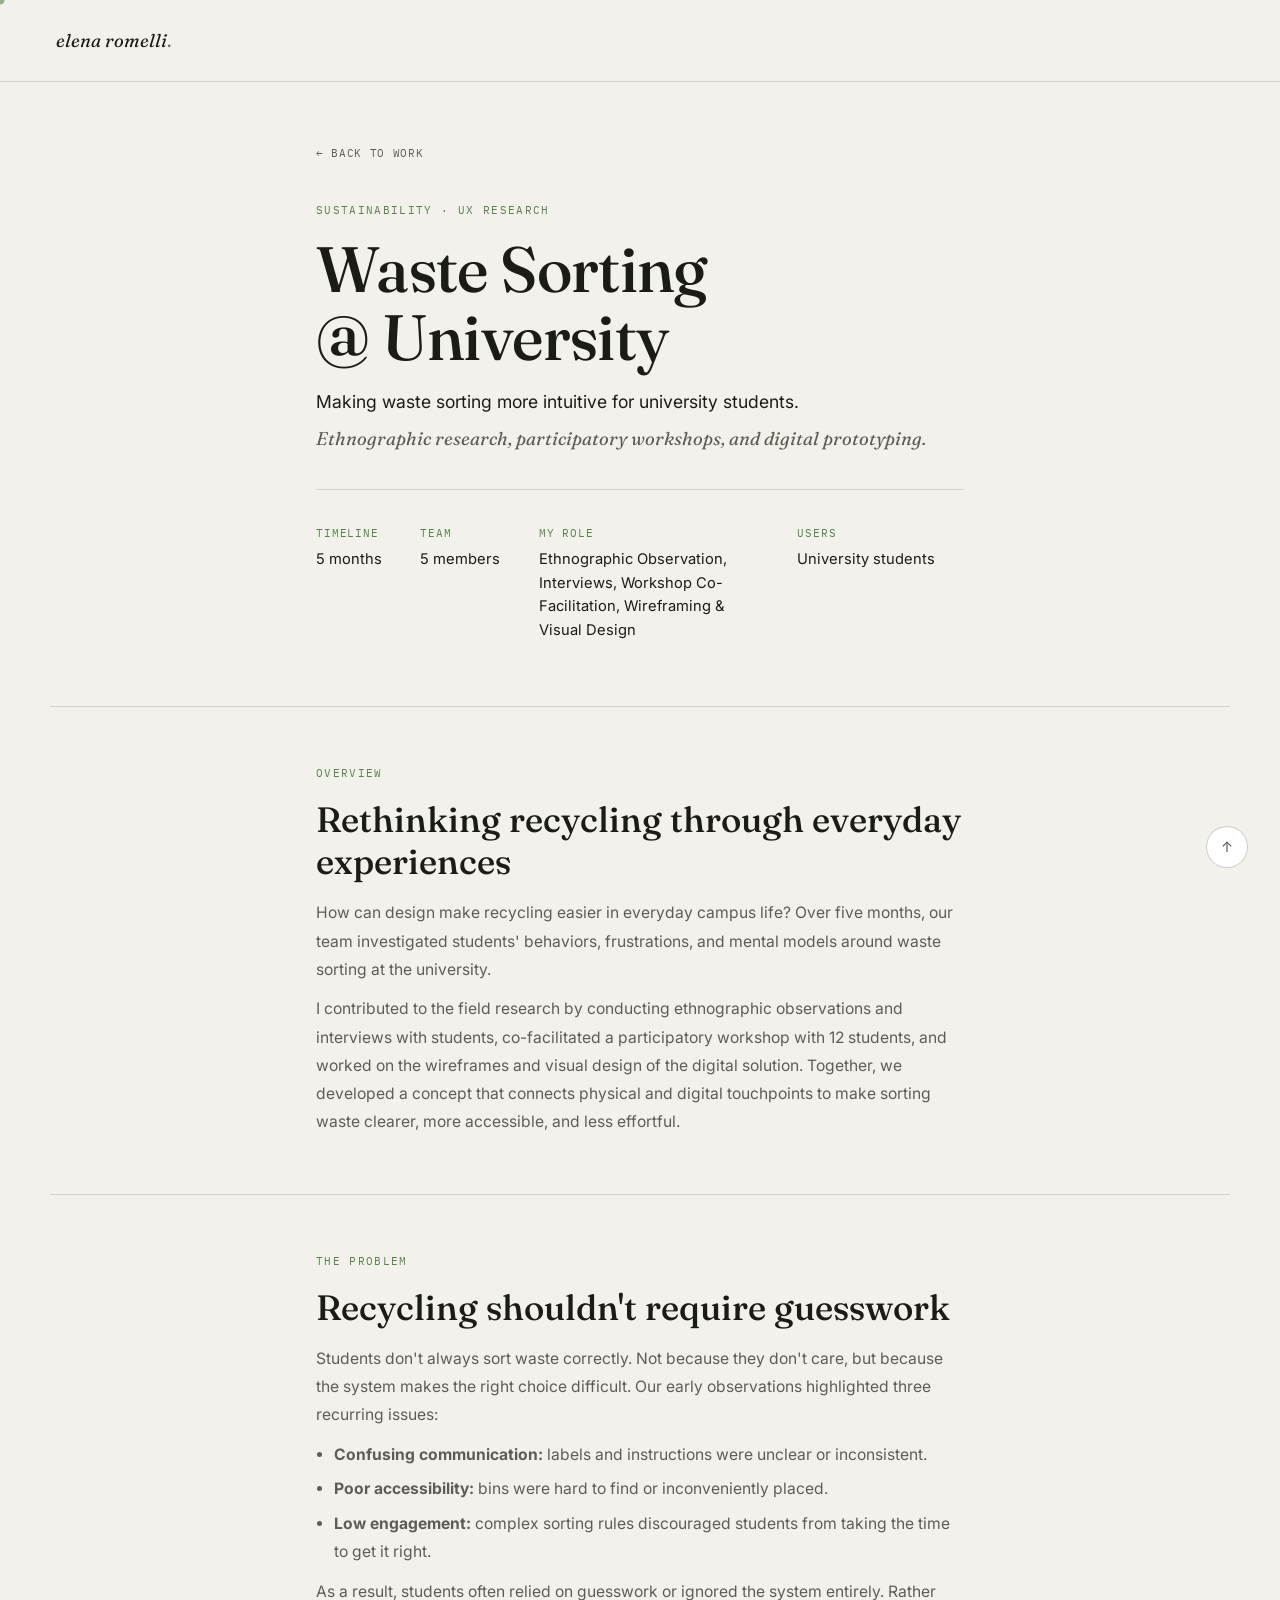
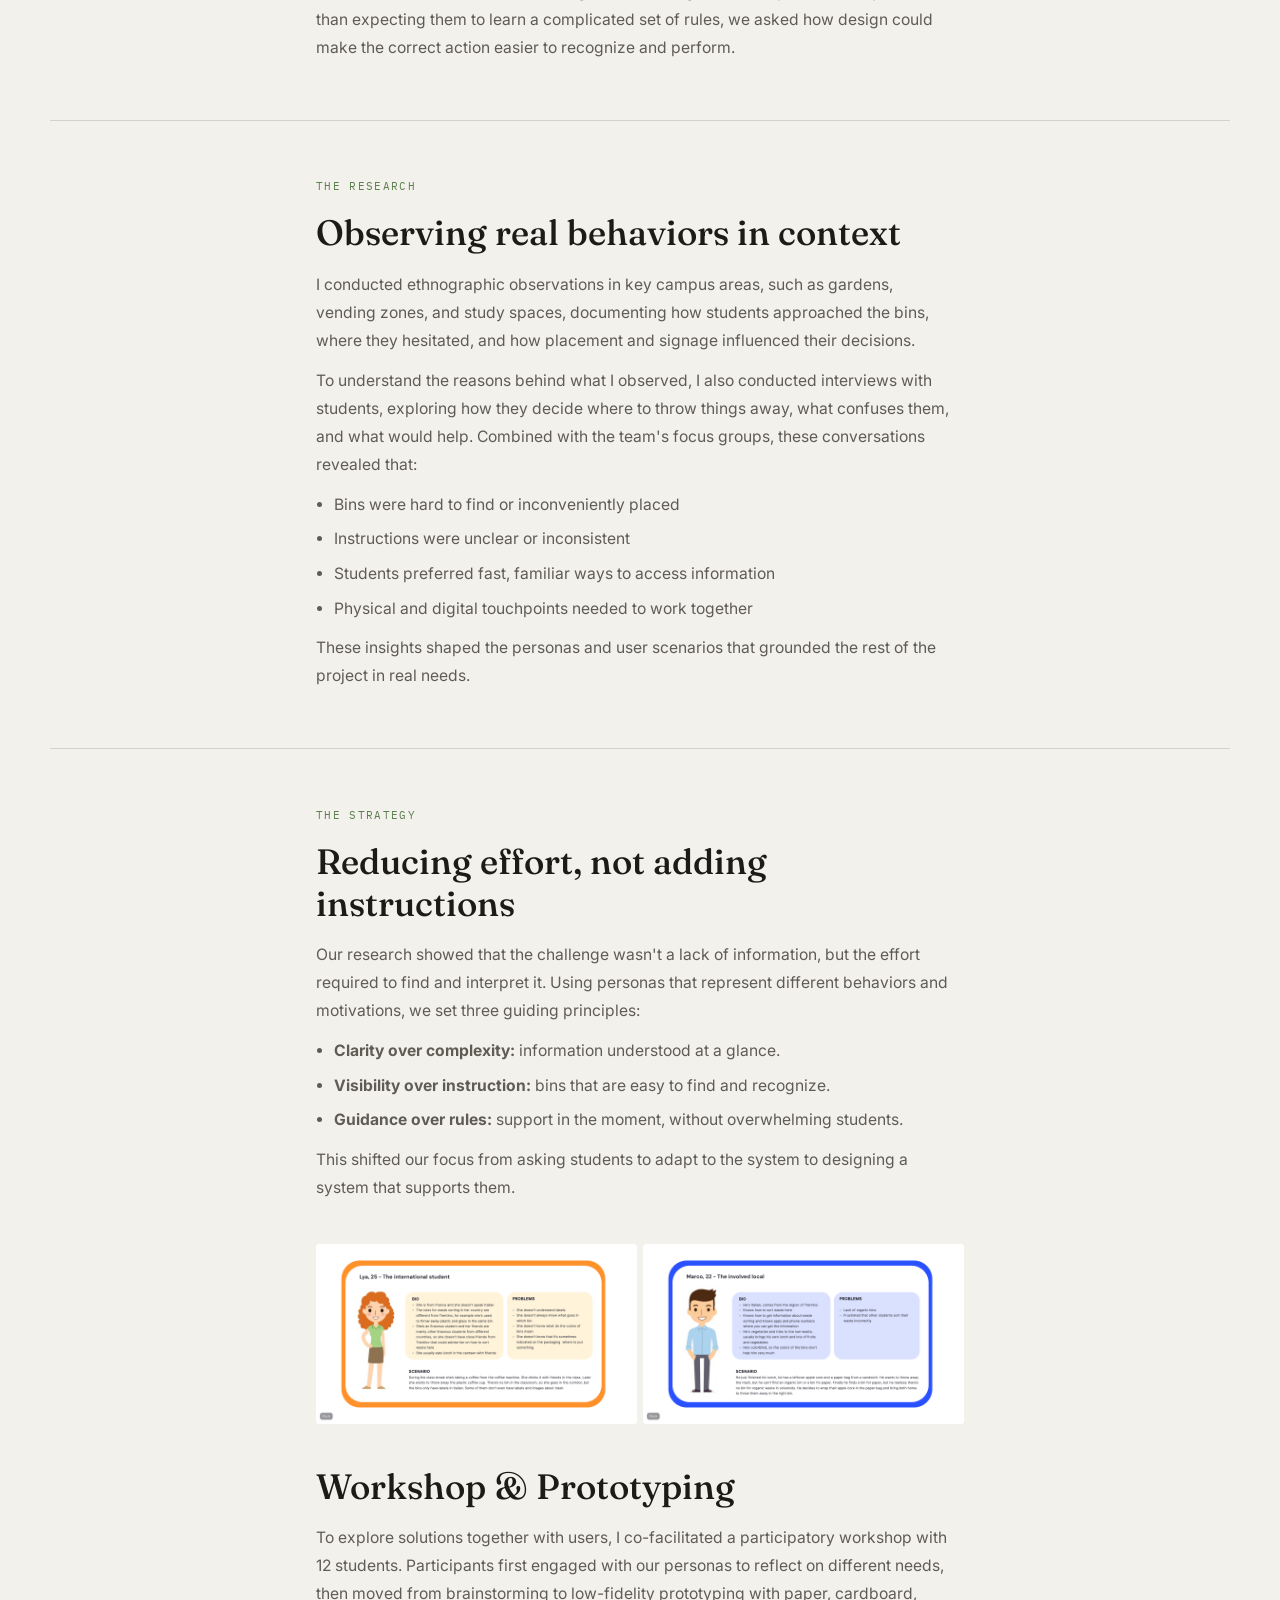
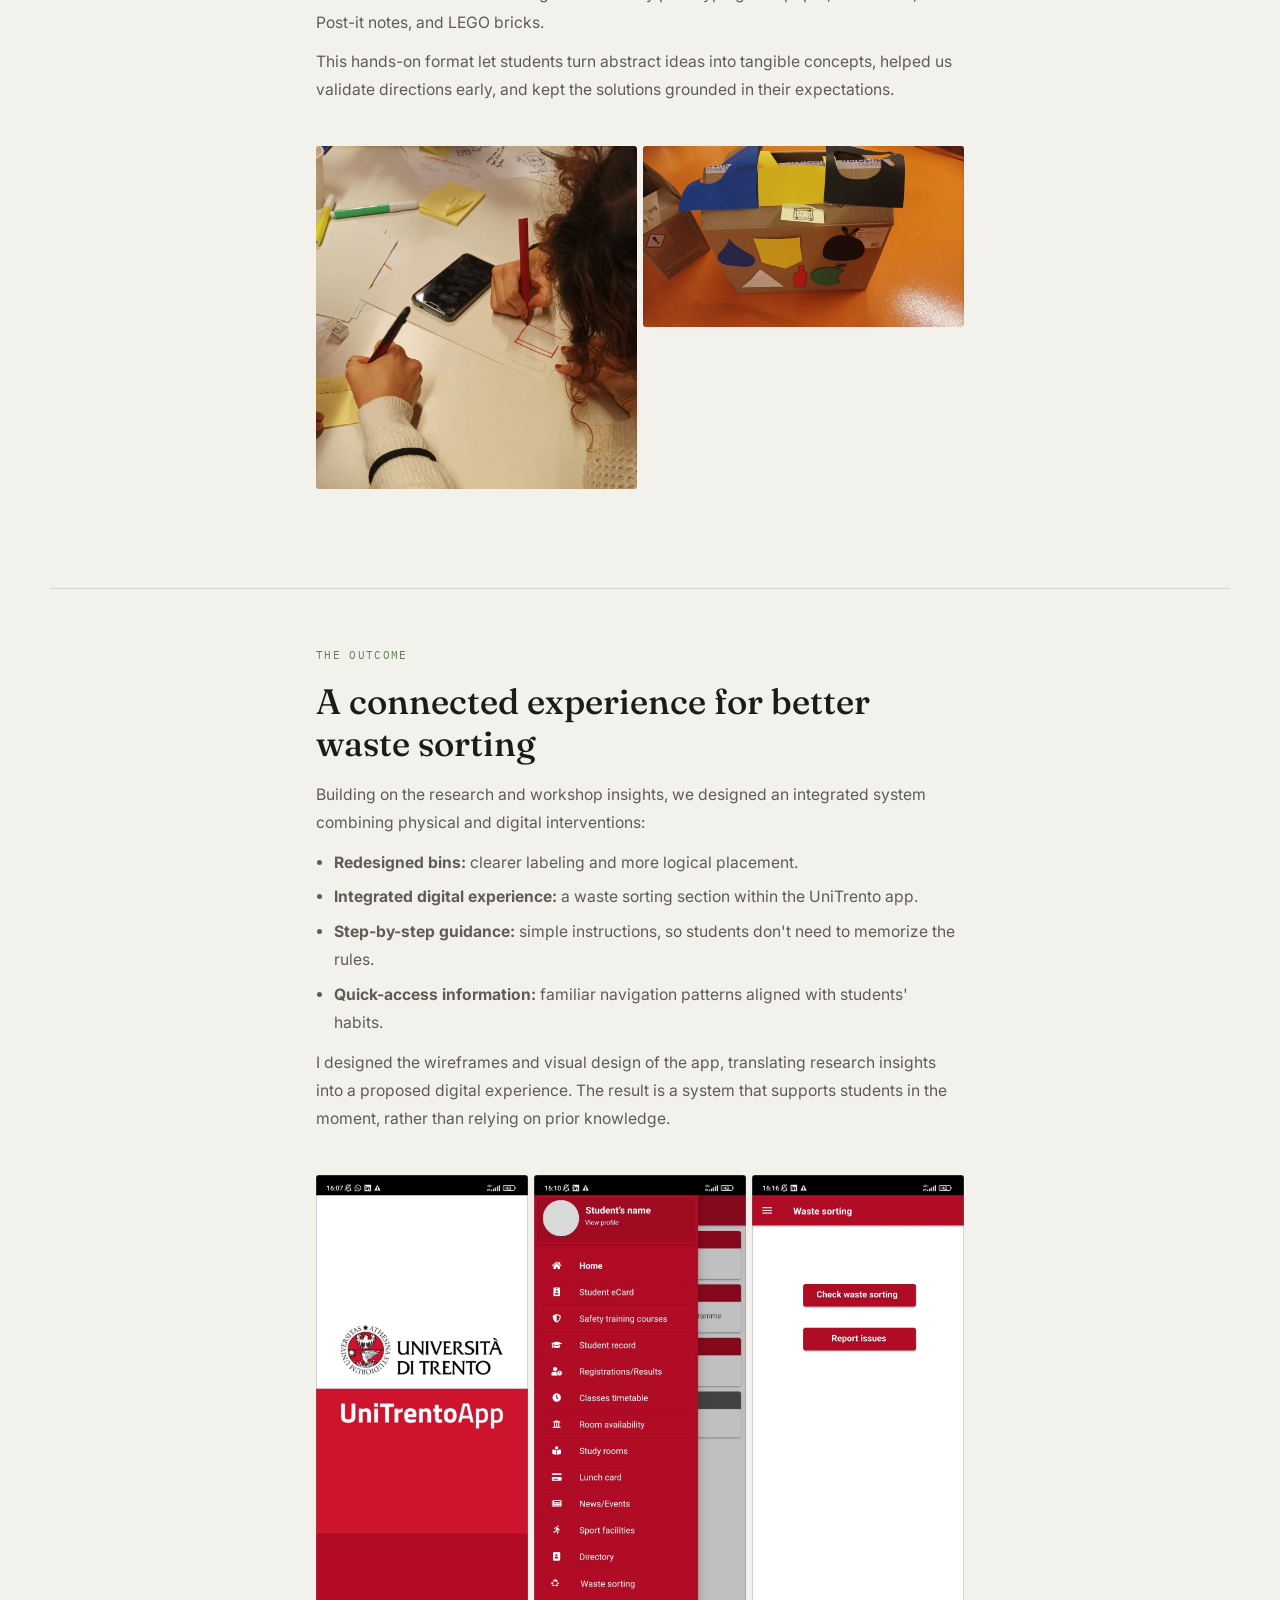
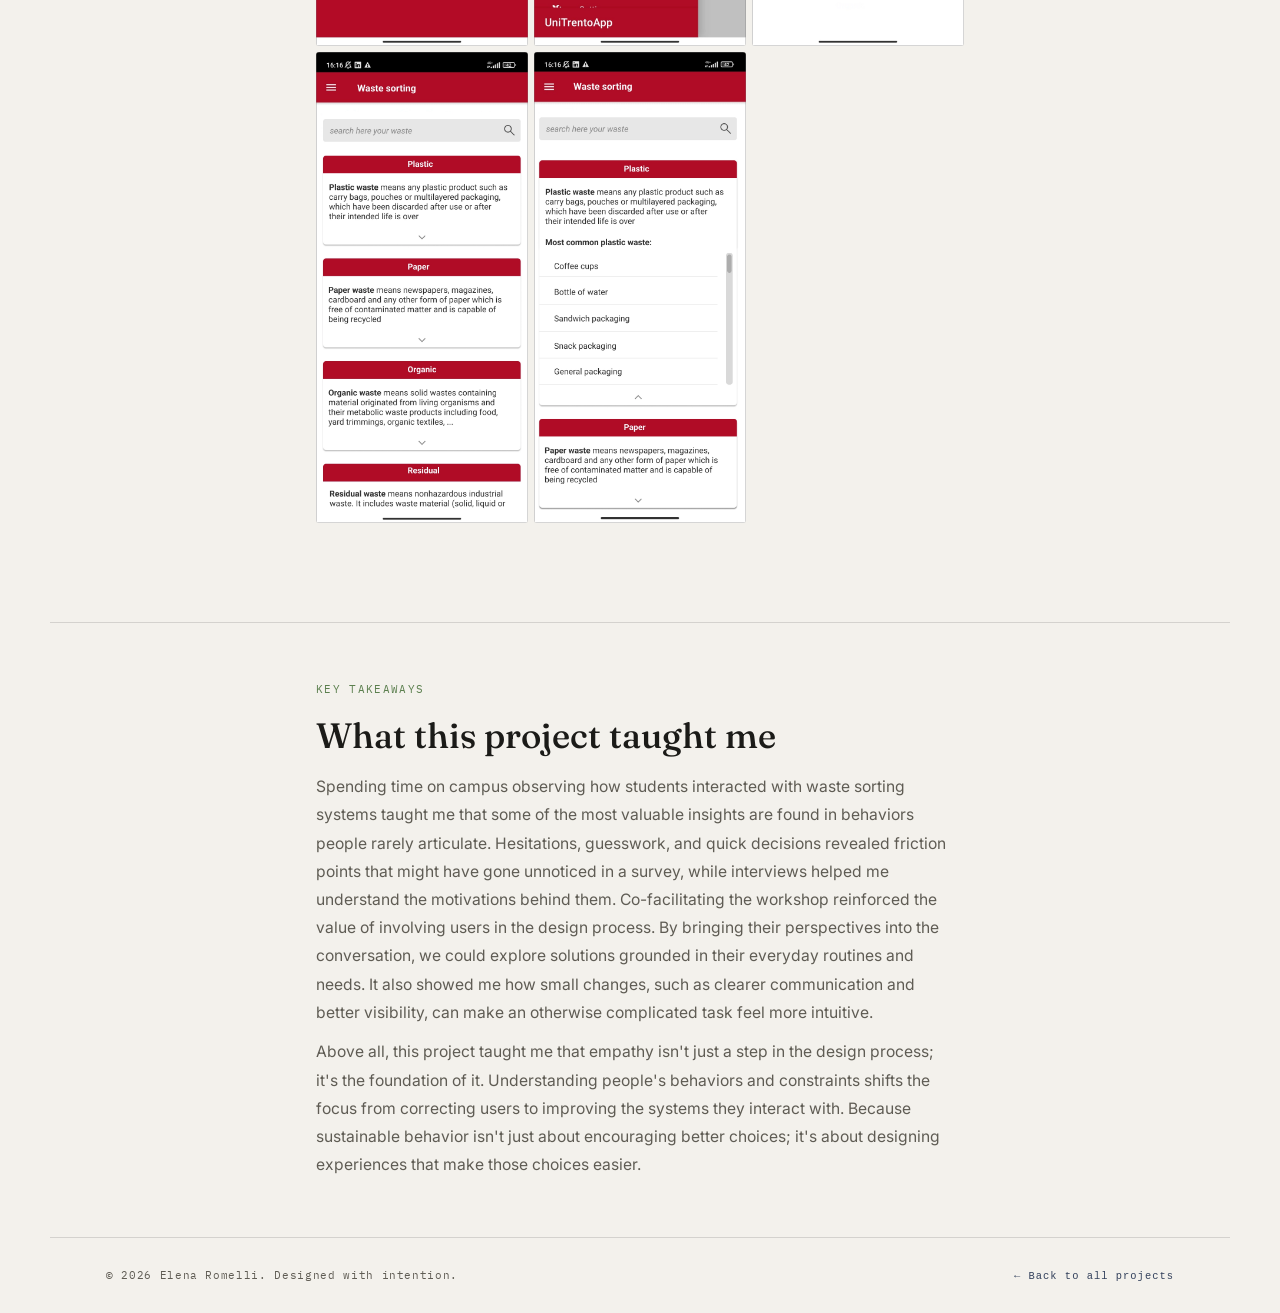
<file: waste-sorting.html>
<!DOCTYPE html>
<html lang="en">
<head>
  <meta charset="UTF-8">
  <title>Waste Sorting @ University — Elena Romelli</title>
  <meta name="viewport" content="width=device-width, initial-scale=1.0">
  <meta name="description" content="A UX research project exploring how design can make waste sorting easier for university students, from ethnographic observation to co-design and app wireframes.">
  <link rel="stylesheet" href="style.css">
</head>
<body id="top" style="--proj:var(--c-waste)">

<header class="nav">
  <a href="index.html" class="logo">elena romelli<span>.</span></a>
</header>

<!-- INTRO -->
<section class="project-intro">
  <div class="project-container">
    <a href="index.html#work" class="back-button">← Back to Work</a>
    <div class="small-label">Sustainability · UX Research</div>
    <h1 class="project-h1">Waste Sorting<br>@ University</h1>
    <p class="project-subtitle">Making waste sorting more intuitive for university students.</p>
    <p class="project-subtitle-light">Ethnographic research, participatory workshops, and digital prototyping.</p>
    <div class="divider"></div>
    <div class="project-meta">
      <div><span class="meta-label">Timeline</span><p>5 months</p></div>
      <div><span class="meta-label">Team</span><p>5 members</p></div>
      <div><span class="meta-label">My Role</span><p>Ethnographic Observation, Interviews, Workshop Co-Facilitation, Wireframing &amp; Visual Design</p></div>
      <div><span class="meta-label">Users</span><p>University students</p></div>
    </div>
  </div>
</section>

<!-- OVERVIEW -->
<section class="project-section">
  <div class="project-container">
    <span class="small-label">Overview</span>
    <h2>Rethinking recycling through everyday experiences</h2>
    <p>How can design make recycling easier in everyday campus life? Over five months, our team investigated students' behaviors, frustrations, and mental models around waste sorting at the university.</p>
    <p>I contributed to the field research by conducting ethnographic observations and interviews with students, co-facilitated a participatory workshop with 12 students, and worked on the wireframes and visual design of the digital solution. Together, we developed a concept that connects physical and digital touchpoints to make sorting waste clearer, more accessible, and less effortful.</p>
  </div>
</section>

<!-- PROBLEM -->
<section class="project-section">
  <div class="project-container">
    <span class="small-label">The Problem</span>
    <h2>Recycling shouldn't require guesswork</h2>
    <p>Students don't always sort waste correctly. Not because they don't care, but because the system makes the right choice difficult. Our early observations highlighted three recurring issues:</p>
    <ul>
      <li><strong>Confusing communication:</strong> labels and instructions were unclear or inconsistent.</li>
      <li><strong>Poor accessibility:</strong> bins were hard to find or inconveniently placed.</li>
      <li><strong>Low engagement:</strong> complex sorting rules discouraged students from taking the time to get it right.</li>
    </ul>
    <p>As a result, students often relied on guesswork or ignored the system entirely. Rather than expecting them to learn a complicated set of rules, we asked how design could make the correct action easier to recognize and perform.</p>
  </div>
</section>

<!-- RESEARCH -->
<section class="project-section">
  <div class="project-container">
    <span class="small-label">The Research</span>
    <h2>Observing real behaviors in context</h2>
    <p>I conducted ethnographic observations in key campus areas, such as gardens, vending zones, and study spaces, documenting how students approached the bins, where they hesitated, and how placement and signage influenced their decisions.</p>
    <p>To understand the reasons behind what I observed, I also conducted interviews with students, exploring how they decide where to throw things away, what confuses them, and what would help. Combined with the team's focus groups, these conversations revealed that:</p>
    <ul>
      <li>Bins were hard to find or inconveniently placed</li>
      <li>Instructions were unclear or inconsistent</li>
      <li>Students preferred fast, familiar ways to access information</li>
      <li>Physical and digital touchpoints needed to work together</li>
    </ul>
    <p>These insights shaped the personas and user scenarios that grounded the rest of the project in real needs.</p>
  </div>
</section>

<!-- STRATEGY -->
<section class="project-section">
  <div class="project-container">
    <span class="small-label">The Strategy</span>
    <h2>Reducing effort, not adding instructions</h2>
    <p>Our research showed that the challenge wasn't a lack of information, but the effort required to find and interpret it. Using personas that represent different behaviors and motivations, we set three guiding principles:</p>
    <ul>
      <li><strong>Clarity over complexity:</strong> information understood at a glance.</li>
      <li><strong>Visibility over instruction:</strong> bins that are easy to find and recognize.</li>
      <li><strong>Guidance over rules:</strong> support in the moment, without overwhelming students.</li>
    </ul>
    <p>This shifted our focus from asking students to adapt to the system to designing a system that supports them.</p>

    <div class="image-grid image-grid--2">
      <img src="images/wastesorting_personas1.png" alt="Student personas representing different waste sorting behaviors, part 1">
      <img src="images/wastesorting_personas2.png" alt="Student personas representing different waste sorting behaviors, part 2">
    </div>

    <h2>Workshop &amp; Prototyping</h2>
    <p>To explore solutions together with users, I co-facilitated a participatory workshop with 12 students. Participants first engaged with our personas to reflect on different needs, then moved from brainstorming to low-fidelity prototyping with paper, cardboard, Post-it notes, and LEGO bricks.</p>
    <p>This hands-on format let students turn abstract ideas into tangible concepts, helped us validate directions early, and kept the solutions grounded in their expectations.</p>

    <div class="image-grid image-grid--2">
      <img src="images/wastesorting_workshop1.webp" alt="Students collaborating during the participatory workshop">
      <img src="images/wastesorting_workshop2.webp" alt="Ideas and low-fidelity prototypes created during the workshop">
    </div>
  </div>
</section>

<!-- OUTCOME -->
<section class="project-section">
  <div class="project-container">
    <span class="small-label">The Outcome</span>
    <h2>A connected experience for better waste sorting</h2>
    <p>Building on the research and workshop insights, we designed an integrated system combining physical and digital interventions:</p>
    <ul>
      <li><strong>Redesigned bins:</strong> clearer labeling and more logical placement.</li>
      <li><strong>Integrated digital experience:</strong> a waste sorting section within the UniTrento app.</li>
      <li><strong>Step-by-step guidance:</strong> simple instructions, so students don't need to memorize the rules.</li>
      <li><strong>Quick-access information:</strong> familiar navigation patterns aligned with students' habits.</li>
    </ul>
    <p>I designed the wireframes and visual design of the app, translating research insights into a proposed digital experience. The result is a system that supports students in the moment, rather than relying on prior knowledge.</p>

    <div class="image-grid">
      <img src="images/wastesorting_app_splashpage.webp" alt="App splash screen">
      <img src="images/wastesorting_app_menu.webp" alt="App navigation menu">
      <img src="images/wastesorting_wastesection.webp" alt="Waste sorting section of the app">
      <img src="images/wastesorting_app_info.webp" alt="Disposal information screen">
      <img src="images/wastesorting_app_info_expanded.webp" alt="Expanded disposal information screen">
    </div>
  </div>
</section>

<!-- REFLECTION -->
<section class="project-section">
  <div class="project-container">
    <span class="small-label">Key Takeaways</span>
    <h2>What this project taught me</h2>
    <p>
      Spending time on campus observing how students interacted with waste sorting systems taught me that some of the most valuable insights are found in behaviors people rarely articulate. Hesitations, guesswork, and quick decisions revealed friction points that might have gone unnoticed in a survey, while interviews helped me understand the motivations behind them.
      Co-facilitating the workshop reinforced the value of involving users in the design process. By bringing their perspectives into the conversation, we could explore solutions grounded in their everyday routines and needs. It also showed me how small changes, such as clearer communication and better visibility, can make an otherwise complicated task feel more intuitive.
    </p>
    <p>Above all, this project taught me that empathy isn't just a step in the design process; it's the foundation of it. Understanding people's behaviors and constraints shifts the focus from correcting users to improving the systems they interact with. Because sustainable behavior isn't just about encouraging better choices; it's about designing experiences that make those choices easier.</p>
  </div>
</section>

<footer>
  <span class="footer-copy">© 2026 Elena Romelli. Designed with intention.</span>
  <span class="footer-note"><a href="index.html#work" style="color:var(--accent);text-decoration:none;font-family:'DM Mono',monospace;font-size:.65rem;letter-spacing:.1em;">← Back to all projects</a></span>
</footer>

<a href="#top" class="back-to-top" title="Back to top">↑</a>

<script>
  /* colored cursor dot */
  const dot = document.createElement("div");
  dot.id = "cursor-dot";
  document.body.appendChild(dot);
  window.addEventListener("mousemove", e => {
    dot.style.left = e.clientX + "px";
    dot.style.top = e.clientY + "px";
  });
  document.querySelectorAll("a, button, .project-row, .skill-pill, .value-card, .swatch").forEach(el => {
    el.addEventListener("mouseenter", () => dot.classList.add("hover"));
    el.addEventListener("mouseleave", () => dot.classList.remove("hover"));
  });
</script>
</body>
</html>
</file>
<file: style.css>
@import url('https://fonts.googleapis.com/css2?family=Fraunces:ital,opsz,wght@0,9..144,400;0,9..144,500;0,9..144,600;1,9..144,400;1,9..144,500&family=Inter:wght@400;500;600;700&family=IBM+Plex+Mono:wght@400;500&display=swap');

/* ── TOKENS ─────────────────────────────────────── */
:root {
  --paper:    #F3F1EC;
  --paper-2:  #FFFFFF;
  --ink:      #1B1B18;
  --ink-soft: #5F5C54;
  --line:     rgba(27,27,24,0.14);
  --line-2:   rgba(27,27,24,0.22);

  --accent:   #33415C;   /* navy — nav, link, interazioni generiche */
  --voice:    #B5482E;   /* rust — evidenziatore su hero / about / contatti */
  --proj:     var(--accent); /* colore di progetto, sovrascritto per pagina */

  --c-calz:      #8B4A5C; --c-calz-tint:  #F3E4E7; --c-calz-text:  #6B2E3D;
  --c-pack:      #C9762E; --c-pack-tint:  #F6E6D3; --c-pack-text:  #8A4E17;
  --c-med:       #3E7C87; --c-med-tint:   #DEEDEF; --c-med-text:   #265860;
  --c-waste:     #5B7F4E; --c-waste-tint: #E4EDDE; --c-waste-text: #3A5530;

  --font-display:'Fraunces', serif;
  --font-body:   'Inter', sans-serif;
  --font-mono:   'IBM Plex Mono', monospace;
  --maxw: 1180px;
  --radius: 3px;
}

/* ── RESET ───────────────────────────────────────── */
*, *::before, *::after { margin:0; padding:0; box-sizing:border-box; }
html { scroll-behavior: smooth; }
button { font: inherit; color: inherit; background:none; border:none; }

body {
  font-family: var(--font-body);
  background: var(--paper);
  color: var(--ink);
  line-height: 1.6;
  -webkit-font-smoothing: antialiased;
  overflow-x: hidden;
}
img { display:block; max-width:100%; }
a { color: var(--accent); text-decoration:none; }
h1,h2,h3 { font-family: var(--font-display); font-weight:500; margin:0; }
ul { padding-left: 1.1rem; }

:focus-visible{ outline: 2px solid var(--accent); outline-offset: 3px; }

/* ── SKIP LINK (keyboard / screen-reader accessibility) ─── */
.skip-link{
  position:absolute; top:-3rem; left:1rem; z-index:1000;
  background: var(--ink); color: var(--paper); font-family: var(--font-body);
  font-weight:600; font-size:.85rem; padding:.7rem 1.1rem; border-radius: var(--radius);
  transition: top .2s ease;
}
.skip-link:focus{ top:1rem; }

/* ── SIGNATURE: MARKER HIGHLIGHT ──────────────────── */
.marker{ position:relative; display:inline-block; z-index:0; white-space:nowrap; }
.marker::before{
  content:''; position:absolute; left:-0.1em; right:-0.1em; top:14%; bottom:6%;
  background: var(--mk, var(--voice)); opacity:0.36; z-index:-1;
  border-radius: 40% 55% 45% 60% / 62% 45% 58% 40%;
  transform: scaleX(0); transform-origin:left center;
  transition: transform .7s cubic-bezier(.4,0,.2,1);
}
.marker.in-view::before{ transform: scaleX(1); }
.marker-auto::before{ transform: scaleX(0); animation: markerIn .8s cubic-bezier(.4,0,.2,1) .5s forwards; }
@keyframes markerIn{ to{ transform: scaleX(1); } }
@media (prefers-reduced-motion: reduce){
  .marker::before{ transform: scaleX(1) !important; transition:none; animation:none !important; }
}

/* ── CURSOR DOT ────────────────────────────────────── */
#cursor-dot{
  position: fixed; top:0; left:0; width:9px; height:9px; border-radius:50%;
  background: var(--proj); pointer-events:none; z-index:9999;
  transform: translate(-50%,-50%); opacity:.6;
  transition: width .2s ease, height .2s ease, opacity .2s ease, background .2s ease;
}
#cursor-dot.hover{ width:24px; height:24px; opacity:.28; }
@media (pointer:coarse), (hover:none){ #cursor-dot{ display:none; } }
@media (prefers-reduced-motion: reduce){ #cursor-dot{ transition: opacity .2s ease; } }

/* ── NAV ─────────────────────────────────────────── */
.nav {
  position: sticky; top:0; left:0; right:0; z-index:100;
  display: flex; justify-content:space-between; align-items:center;
  padding: 1.6rem 3.5rem;
  background: rgba(243,241,236,0.88);
  backdrop-filter: blur(8px);
  border-bottom: 1px solid var(--line);
}
.logo {
  font-family: var(--font-display);
  font-style: italic;
  font-size: 1.15rem;
  color: var(--ink);
}
.logo span{ color: var(--proj); font-style:normal; }

.nav-links { display:flex; gap: 2.2rem; }
.nav-links a {
  position:relative; font-size:.92rem; font-weight:500; color: var(--ink);
  padding: 2px 2px; z-index:0;
}
.nav-links a::before{
  content:''; position:absolute; left:-5px; right:-5px; top:62%; bottom:-16%;
  background: var(--accent); opacity:0.16; z-index:-1;
  transform: scaleX(0); transform-origin:left; transition: transform .25s ease;
}
.nav-links a:hover::before{ transform: scaleX(1); }

/* ── MOBILE NAV ───────────────────────────────────── */
@media (max-width: 680px){
  .nav{ padding: 1.1rem 1.2rem; }
  .nav-links{ gap: 1.1rem; }
  .nav-links a{ font-size:.82rem; }
}
@media (max-width: 360px){
  .nav-links{ gap: .75rem; }
  .nav-links a{ font-size:.76rem; }
}

/* ── BUTTONS / LINKS ───────────────────────────────── */
.link-arrow{
  display:inline-flex; align-items:center; gap:8px; font-weight:600; font-size:.95rem;
  border-bottom: 1px solid currentColor; padding-bottom:2px; color:var(--ink);
  transition: gap .2s ease;
}
.link-arrow:hover{ color: var(--accent); }

.btn-primary{
  display:inline-flex; align-items:center; gap:.55rem; line-height:1;
  font-family: var(--font-body); font-weight:600; font-size:.92rem;
  padding: .8rem 1.5rem; border: 1px solid var(--ink); color: var(--ink);
  background: transparent; border-radius: var(--radius); cursor:pointer;
  transition: background .2s ease, color .2s ease;
}
.btn-primary:hover{ background: var(--ink); color: var(--paper); }

.btn-link{ font-size:.92rem; font-weight:600; color: var(--ink-soft); }
.btn-link:hover{ color: var(--accent); }

.btn-link-life{
  display:inline-flex; align-items:center; gap:.4rem; font-weight:600; font-size:.92rem;
  color: var(--ink); border-bottom:1px solid var(--line-2); padding-bottom:3px;
  transition: color .2s ease, border-color .2s ease;
}
.btn-link-life:hover{ color: var(--accent); border-color: var(--accent); }

/* ── HERO ────────────────────────────────────────── */
.hero{
  min-height: 82vh; display:grid; grid-template-columns: 1fr auto;
  align-items:center; padding: 5rem 3.5rem 4rem; position:relative; overflow:hidden;
  max-width: var(--maxw); margin: 0 auto;
}
.hero-grid-line{ position:absolute; background: var(--line); pointer-events:none; }
.hero-grid-line.h{ height:1px; width:100%; }
.hero-grid-line.v{ width:1px; height:100%; top:0; }

.hero-left{ max-width: 700px; }
.hero-eyebrow{
  font-family: var(--font-mono); font-size:.72rem; color: var(--ink-soft);
  letter-spacing:.1em; text-transform:uppercase; margin-bottom: 1.6rem;
}
.hero h2.hero-headline{
  font-family: var(--font-display); font-size: clamp(2.6rem, 5.6vw, 4.6rem);
  font-weight:500; line-height:1.08; letter-spacing:-.01em;
}
.hero h2.hero-headline em{ font-style:italic; font-weight:400; }

.hero-tagline{
  font-size:1.08rem; color: var(--ink-soft); line-height:1.7; max-width:440px;
  margin-top: 1.8rem;
}
.hero-buttons{ margin-top:2.4rem; display:flex; align-items:center; gap:1.2rem 1.8rem; flex-wrap:wrap; }

.hero-vertical{
  writing-mode: vertical-rl; transform: rotate(180deg);
  font-family: var(--font-mono); font-size:.68rem; color: var(--ink-soft);
  letter-spacing:.14em; text-transform:uppercase; opacity:.7; align-self:end; padding-bottom:1rem;
}

.scroll-indicator{
  position:absolute; bottom:1.6rem; left:3.5rem;
  display:flex; align-items:center; gap:1rem;
  font-family: var(--font-mono); font-size:.66rem; color: var(--ink-soft);
  letter-spacing:.14em; text-transform:uppercase;
}
.scroll-line{ width:38px; height:1px; background: var(--line-2); position:relative; overflow:hidden; }
.scroll-line::after{
  content:''; position:absolute; top:0; left:-100%; width:100%; height:100%;
  background: var(--accent); opacity:.5; animation: scan 2.8s ease-in-out infinite;
}
@keyframes scan{ 0%{left:-100%} 100%{left:100%} }
@media (prefers-reduced-motion: reduce){ .scroll-line::after{ animation:none; left:0; } }

/* ── SECTIONS SHARED ───────────────────────────────── */
section{ padding: 6rem 3.5rem; max-width: var(--maxw); margin:0 auto; }
.section-label{
  font-family: var(--font-mono); font-size:.7rem; color: var(--ink-soft);
  letter-spacing:.14em; text-transform:uppercase; margin-bottom: 3rem;
  display:flex; align-items:center; gap:1.2rem; padding: 0 3.5rem;
}
.section-label::after{ content:''; flex:1; height:1px; background: var(--line); }

.small-label{
  font-family: var(--font-mono); font-size:.7rem; color: var(--proj);
  letter-spacing:.12em; text-transform:uppercase; margin-bottom: 1rem; display:block;
}

/* ── WORK — editorial index list ──────────────────── */
.work-section{ padding-top: 4rem; }
.project-list{ border-top: 1px solid var(--line); }
.project-row{
  display:grid; grid-template-columns: 52px 240px 1fr; gap: 30px;
  padding: 40px 3.5rem; border-bottom: 1px solid var(--line);
  align-items:center; transition: background .25s ease;
}
.project-row:hover{ background: rgba(27,27,24,0.025); }

.p-badge{
  width:42px; height:42px; border-radius:50%; display:flex; align-items:center; justify-content:center;
  font-family: var(--font-display); font-style:italic; font-size:1rem;
  background: var(--tint); border: 1px solid var(--proj); color: var(--txt);
  transition: transform .25s ease;
}
.project-row:hover .p-badge{ transform: scale(1.08); }

.p-thumb{ display:block; aspect-ratio: 16/10; overflow:hidden; border-radius: var(--radius); background: var(--paper-2); border: 1px solid var(--line); }
.p-thumb img{ width:100%; height:100%; object-fit:cover; transition: transform .5s ease; }
.project-row:hover .p-thumb img{ transform: scale(1.04); }

.p-main h3{ font-size: clamp(1.35rem, 2vw, 1.7rem); margin-bottom:6px; }
.p-main h3 a{ color: var(--ink); }
.p-tag{
  display:block; font-family: var(--font-mono); font-size:.68rem; font-weight:500;
  letter-spacing:.06em; text-transform:uppercase; color: var(--proj); margin-bottom:10px;
}
.p-desc{ color: var(--ink-soft); font-size:.96rem; margin-bottom:14px; max-width:520px; }

@media (max-width: 900px){
  .project-row{ grid-template-columns: 1fr; gap:16px; padding: 32px 1.5rem; }
  .p-badge{ display:none; }
  .p-thumb{ aspect-ratio: 16/9; }
}

/* ── ABOUT ───────────────────────────────────────── */
.about-section{ background: var(--paper-2); border-top: 1px solid var(--line); border-bottom: 1px solid var(--line); }
.about-grid{ display:grid; grid-template-columns: 0.85fr 1.25fr; gap: 4.5rem; align-items:start; }

.portrait-wrap{ position:relative; }
.portrait-deco{ position:absolute; top:-.9rem; right:-.9rem; width:52px; height:52px; border: 1px solid var(--line-2); pointer-events:none; }
.portrait-frame{ width:100%; aspect-ratio:3/4; background: var(--paper); overflow:hidden; border-radius: var(--radius); }
.portrait-frame img{ width:100%; height:100%; object-fit:cover; }
.portrait-caption{ margin-top:.9rem; font-family: var(--font-mono); font-size:.68rem; color: var(--ink-soft); letter-spacing:.08em; text-transform:uppercase; }

.about-content h2{ font-size: clamp(2rem, 3.6vw, 2.9rem); font-weight:500; line-height:1.18; margin-bottom:1.4rem; }
.about-content h2 em{ font-style:italic; }
.about-body{ font-size:1.05rem; color: var(--ink-soft); margin-bottom:1rem; max-width:560px; }

.skills-row{ display:flex; flex-wrap:wrap; gap:.5rem; margin-top:1.6rem; }
.skill-pill{
  font-family: var(--font-mono); font-size:.72rem; color: var(--ink-soft);
  border: 1px solid var(--line-2); padding:.35rem .8rem; border-radius: 999px;
  transition: border-color .2s ease, color .2s ease;
}
.skill-pill:hover{ border-color: var(--accent); color: var(--ink); }

.about-values{ display:grid; grid-template-columns: repeat(3,1fr); gap: 1px; margin-top: 2.6rem; background: var(--line); }
.value-card{ padding: 1.6rem 1.4rem; background: var(--paper-2); transition: background .2s ease; }
.value-card:hover{ background: var(--paper); }
.value-card h3{ font-size:1.05rem; font-weight:500; margin-bottom:.5rem; }
.value-card p{ font-size:.86rem; color: var(--ink-soft); line-height:1.7; }

/* ── CONTACT ─────────────────────────────────────── */
.contact-section{ padding-bottom: 7rem; }
.contact-inner{ max-width: 680px; }
.contact-inner h2{ font-size: clamp(2.2rem, 4.6vw, 3.6rem); font-weight:500; line-height:1.1; margin-bottom:1.2rem; }
.contact-inner h2 em{ font-style: italic; }
.contact-sub{ font-size:1.02rem; color: var(--ink-soft); margin-bottom: 2rem; max-width:460px; }
.contact-buttons{ display:flex; gap:1rem; flex-wrap:wrap; align-items:center; }
.copy-email{ display:inline-flex; align-items:center; gap:.5rem; }

/* ── FOOTER ──────────────────────────────────────── */
footer{
  padding: 1.8rem 3.5rem; border-top: 1px solid var(--line);
  max-width: var(--maxw); margin: 0 auto;
  display:flex; justify-content:space-between; align-items:center; flex-wrap:wrap; gap:.8rem;
}
.footer-copy, .footer-note{ font-family: var(--font-mono); font-size:.68rem; color: var(--ink-soft); letter-spacing:.06em; }
.footer-note em{ color: var(--ink); font-style:normal; }

/* ── PROJECT / CASE STUDY PAGES ───────────────────── */
.project-intro{ padding: 3.6rem 0 0; max-width: var(--maxw); margin:0 auto; }
.project-container{ max-width: 760px; margin:0 auto; padding: 0 3.5rem 4rem; }

.back-button{
  display:inline-flex; align-items:center; gap:.5rem;
  font-family: var(--font-mono); font-size:.7rem; color: var(--ink-soft);
  letter-spacing:.06em; text-transform:uppercase; margin-bottom: 2.4rem;
  transition: color .2s ease;
}
.back-button:hover{ color: var(--proj); }

.project-h1{
  font-family: var(--font-display); font-size: clamp(2.4rem, 5.6vw, 4rem);
  font-weight:500; line-height:1.06; letter-spacing:-.01em; margin: .8rem 0 1rem;
}
.project-subtitle{ font-size:1.1rem; color: var(--ink); line-height:1.65; }
.project-subtitle-light{
  font-family: var(--font-display); font-style: italic; font-size:1.15rem;
  color: var(--ink-soft); line-height:1.6; margin-top:.5rem;
}
.divider{ height:1px; background: var(--line); margin: 2.2rem 0; }

.project-meta{ display:flex; flex-wrap:wrap; gap: 2.4rem; margin-top: 1rem; }
.meta-label{ font-family: var(--font-mono); font-size:.66rem; color: var(--proj); letter-spacing:.08em; text-transform:uppercase; display:block; margin-bottom:.4rem; }
.project-meta p{ font-size:.92rem; color: var(--ink); line-height:1.6; max-width:220px; }

.project-section{ padding: 3.6rem 0; border-top: 1px solid var(--line); max-width: var(--maxw); margin:0 auto; }
.project-section .project-container{ padding-bottom:0; }
.project-section h2{ font-size: clamp(1.6rem, 2.8vw, 2.2rem); font-weight:500; line-height:1.2; margin: .8rem 0 1rem; }
.project-section p, .project-section ul{ font-size:.98rem; color: var(--ink-soft); line-height:1.8; max-width:640px; margin-top:.7rem; }
.project-section ul li{ margin-bottom:.4rem; }
.project-section p + p{ margin-top:.7rem; }

.project-image{ margin: 2.6rem 0; overflow:hidden; border-radius: var(--radius); }
.project-image img{ width:100%; height:auto; }

.image-grid{ display:grid; grid-template-columns: repeat(3,1fr); gap: 6px; margin: 2.6rem 0; }
.image-grid img{ width:100%; height:auto; transition: transform .3s ease; background: var(--paper-2); border-radius: var(--radius); }
.image-grid img:hover{ transform: scale(1.02); }
.image-grid--full{ grid-template-columns: 1fr; }
.image-grid--2{ grid-template-columns: repeat(2,1fr); }
/*.car-arrow{ display:none; }*/

.full-bleed{ width:100vw; margin: 2.6rem calc(-50vw + 50%); }
.full-bleed img{ width:100%; display:block; }

.miro-embed{ margin: 2.6rem 0; border: 1px solid var(--line); border-radius: var(--radius); overflow:hidden; }
.miro-embed iframe{ width:100%; height:520px; border:none; display:block; }

.impact-grid{ display:flex; gap:1px; flex-wrap:wrap; margin-top: 1.6rem; background: var(--line); }
.impact-card{ flex: 1 1 200px; padding: 1.6rem 1.4rem; background: var(--paper-2); }
.impact-card h3{ font-size:1.05rem; font-weight:500; margin-bottom:.55rem; }
.impact-card p{ font-size:.86rem; color: var(--ink-soft); line-height:1.7; max-width:none; margin:0; }

/* ── ABOUT / LIFE PAGE ───────────────────────────── */
.life-hero{ padding: 4.5rem 3.5rem 4rem; }
.life-hero-inner{ display:grid; grid-template-columns:1fr 1fr; gap: 4.5rem; align-items:center; max-width: 1100px; margin:0 auto; }
.life-profile img{ width:100%; aspect-ratio:3/4; object-fit:cover; border-radius: var(--radius); }
.life-text h1{ font-size: clamp(2rem, 4vw, 3.4rem); font-weight:500; line-height:1.12; margin-bottom: 1.6rem; letter-spacing:-.01em; }
.life-text h1 em{ font-style:italic; }
.life-text p{ font-size:1.02rem; color: var(--ink-soft); line-height:1.8; margin-bottom:.9rem; }
.life-images{ padding: 0 3.5rem 4rem; }
.life-grid{ display:grid; grid-template-columns: repeat(2,1fr); gap: 6px; max-width:1100px; margin:0 auto; }
.life-grid img{ width:100%; aspect-ratio:3/4; object-fit:cover; border-radius: var(--radius); }

/* ── BACK TO TOP ───────────────────────────────────── */
.back-to-top{
  position:fixed; bottom: 2rem; right: 2rem; width:42px; height:42px;
  border: 1px solid var(--line-2); background: var(--paper-2); color: var(--ink-soft);
  border-radius:50%; display:flex; align-items:center; justify-content:center;
  font-size:.9rem; transition: border-color .2s ease, color .2s ease; z-index:200;
}
.back-to-top:hover{ border-color: var(--proj); color: var(--proj); }

/* ── CASE-STUDY SPECIFIC COMPONENTS ────────────────── */
.palette-row{ display:flex; gap:0; margin: 2rem 0; height: 70px; overflow:hidden; border-radius: var(--radius); }
.swatch{
  flex:1; display:flex; align-items:flex-end; padding:.35rem .5rem;
  font-family: var(--font-mono); font-size:.6rem; letter-spacing:.04em;
  color: rgba(0,0,0,.5); transition: flex .3s ease;
  overflow:hidden; white-space:nowrap; text-overflow:ellipsis;
}
.swatch:hover{ flex:2; }
.swatch.light-text{ color: rgba(255,255,255,.55); }

.ba-grid{ display:grid; grid-template-columns:1fr 1fr; gap: 4px; margin: 2rem 0; }
.ba-cell{ background: var(--paper-2); overflow:hidden; position:relative; border-radius: var(--radius); }
.ba-label{
  position:absolute; top:.9rem; left:.9rem; font-family: var(--font-mono); font-size:.62rem;
  letter-spacing:.08em; text-transform:uppercase; background: rgba(255,255,255,.88); color: var(--ink-soft);
  padding:.3rem .6rem; z-index:2; border-radius: 999px;
}
.ba-label.new{ color: var(--proj); font-weight:500; }
.ba-cell img{ width:100%; height:auto; display:block; }
.ba-cell{ max-width: 280px; margin: 0 auto; }
.ba-module-title{
  font-family: var(--font-display); font-weight:400; font-style:italic;
  font-size: clamp(1.2rem, 1.6vw, 1.4rem); color: var(--ink);
  margin: 0 0 1rem;
}
.ba-item{ position:relative; }
.ba-tag{
  position:absolute; top:10px; left:10px; z-index:2;
  font-family: var(--font-mono); font-size:.62rem; letter-spacing:.1em; text-transform:uppercase;
  padding:.35rem .65rem; border-radius:2px;
  background: rgba(255,255,255,.88); color: var(--ink-soft);
}
.ba-tag--new{ color: var(--proj); font-weight:500; }

.stat-row{ display:flex; gap: 1px; flex-wrap:wrap; margin: 2rem 0; background: var(--line); }
.stat-pill{ padding: 1.2rem 1.6rem; background: var(--paper-2); flex: 1 1 160px; }
.stat-num{ font-family: var(--font-display); font-style:italic; font-size:1.9rem; color: var(--proj); line-height:1; display:block; }
.stat-desc{ font-family: var(--font-mono); font-size:.62rem; color: var(--ink-soft); letter-spacing:.06em; text-transform:uppercase; margin-top:.4rem; display:block; }

.font-compare{ display:grid; grid-template-columns:1fr 1fr; gap: 4px; margin: 2rem 0; }
.font-cell{ background: var(--paper-2); padding: 2rem 1.6rem; border-radius: var(--radius); }
.font-label{ font-family: var(--font-mono); font-size:.62rem; color: var(--ink-soft); letter-spacing:.1em; text-transform:uppercase; margin-bottom: 1rem; display:block; }
.font-sample-old{ font-family: Georgia, serif; font-size:1.9rem; letter-spacing:.06em; color: var(--ink-soft); line-height:1.1; }
.font-sample-new{ font-family: 'Helvetica Neue', Helvetica, Arial, sans-serif; font-size:1.9rem; font-weight:300; color: var(--ink); line-height:1.1; }
.font-reason{ margin-top: .9rem; font-size:.82rem; color: var(--ink-soft); line-height:1.7; }

.timeline{ margin: 2rem 0; border-left: 1px solid var(--line-2); padding-left: 1.8rem; }
.timeline-item{ position:relative; margin-bottom: 2rem; }
.timeline-item::before{
  content:''; position:absolute; left:-2.16rem; top:.35rem; width:8px; height:8px;
  border: 1.5px solid var(--proj); background: var(--paper); border-radius:50%;
}
.timeline-date{ font-family: var(--font-mono); font-size:.66rem; color: var(--proj); letter-spacing:.08em; text-transform:uppercase; margin-bottom:.3rem; display:block; }
.timeline-title{ font-size:.98rem; font-weight:600; margin-bottom:.3rem; }
.timeline-desc{ font-size:.86rem; color: var(--ink-soft); line-height:1.65; }

.nda-note{
  display:inline-flex; align-items:center; gap:.5rem; font-family: var(--font-mono);
  font-size:.68rem; color: var(--ink-soft); letter-spacing:.04em; border: 1px solid var(--line-2);
  padding:.4rem .8rem; margin-bottom: 1.6rem; border-radius: 999px;
}
.nda-note::before{ content:'↳'; color: var(--proj); }

/* ── RESPONSIVE ──────────────────────────────────── */
@media (max-width: 900px){
  .nav{ padding: 1.2rem 1.5rem; }
  section{ padding: 3.6rem 1.5rem; }
  .section-label{ padding: 0 1.5rem; }
  .hero{ padding: 3.6rem 1.5rem 2.6rem; grid-template-columns:1fr; }
  .hero-vertical{ display:none; }
  .about-grid{ grid-template-columns:1fr; gap: 2.4rem; }
  .about-values{ grid-template-columns:1fr; }
  .life-hero-inner{ grid-template-columns:1fr; gap: 2rem; }
  .life-hero{ padding: 3.6rem 1.5rem 2rem; }
  .life-images{ padding: 0 1.5rem 3rem; }
  .project-intro{ padding: 2.6rem 0 0; }
  .project-container{ padding: 0 1.5rem 4rem; }
  .project-meta{ gap: 1.6rem; }

  /* image grids become swipeable carousels instead of giant stacked images */
  .image-grid, .image-grid--2{
    display:flex; grid-template-columns:none; overflow-x:auto; scroll-snap-type:x mandatory;
    gap:10px; margin: 2.2rem -1.5rem; padding: 0 1.5rem .6rem;
    -webkit-overflow-scrolling:touch; scrollbar-width:none;
  }
  .image-grid::-webkit-scrollbar, .image-grid--2::-webkit-scrollbar{ display:none; }
  .image-grid img, .image-grid--2 img, .ba-item{
    flex:0 0 82%; scroll-snap-align:start;
  }

  /*.carousel-wrap{ position:relative; }
  .car-arrow{
    display:flex; position:absolute; top:42%; transform:translateY(-50%);
    width:32px; height:32px; border-radius:50%; z-index:6;
    border:1px solid var(--line-2); background: rgba(255,255,255,.88);
    display:flex; align-items:center; justify-content:center;
    color: var(--ink-soft); font-size:.85rem; cursor:pointer;
    box-shadow: 0 2px 8px rgba(0,0,0,.06);
    opacity:.85; transition: opacity .2s ease;
  }
  .car-arrow.left{ left:16px; }
  .car-arrow.right{ right:16px; }
  .car-arrow[hidden]{ display:none; }*/

  .ba-grid{ grid-template-columns:1fr; }
  .ba-cell{ max-width:none; }
  .miro-embed iframe{ height:360px; }

  /* colour palettes: wrap instead of squeezing every swatch onto one row */
  .palette-row{
    flex-wrap:wrap; height:auto; overflow:visible; gap:6px; border-radius:0;
  }
  .palette-row .swatch{
    flex:0 1 calc(33.333% - 4px); min-width:80px; height:58px;
    border-radius: var(--radius);
  }
  .palette-row .swatch:hover{ flex:0 1 calc(33.333% - 4px); }

  /* Calzedonia before/after pairs: stack instead of carousel on mobile */
  .ba-pair-grid{
    display:grid; grid-template-columns:1fr; overflow-x:visible;
    scroll-snap-type:none; margin: 2.2rem 0; padding:0; gap:14px;
  }
  .ba-pair-grid .ba-item{ flex:none; }
  .font-compare{ grid-template-columns:1fr; }
  .impact-grid{ flex-wrap:wrap; }
  footer{ flex-direction:column; text-align:center; }
  .scroll-indicator{ display:none; }
}
</file>
